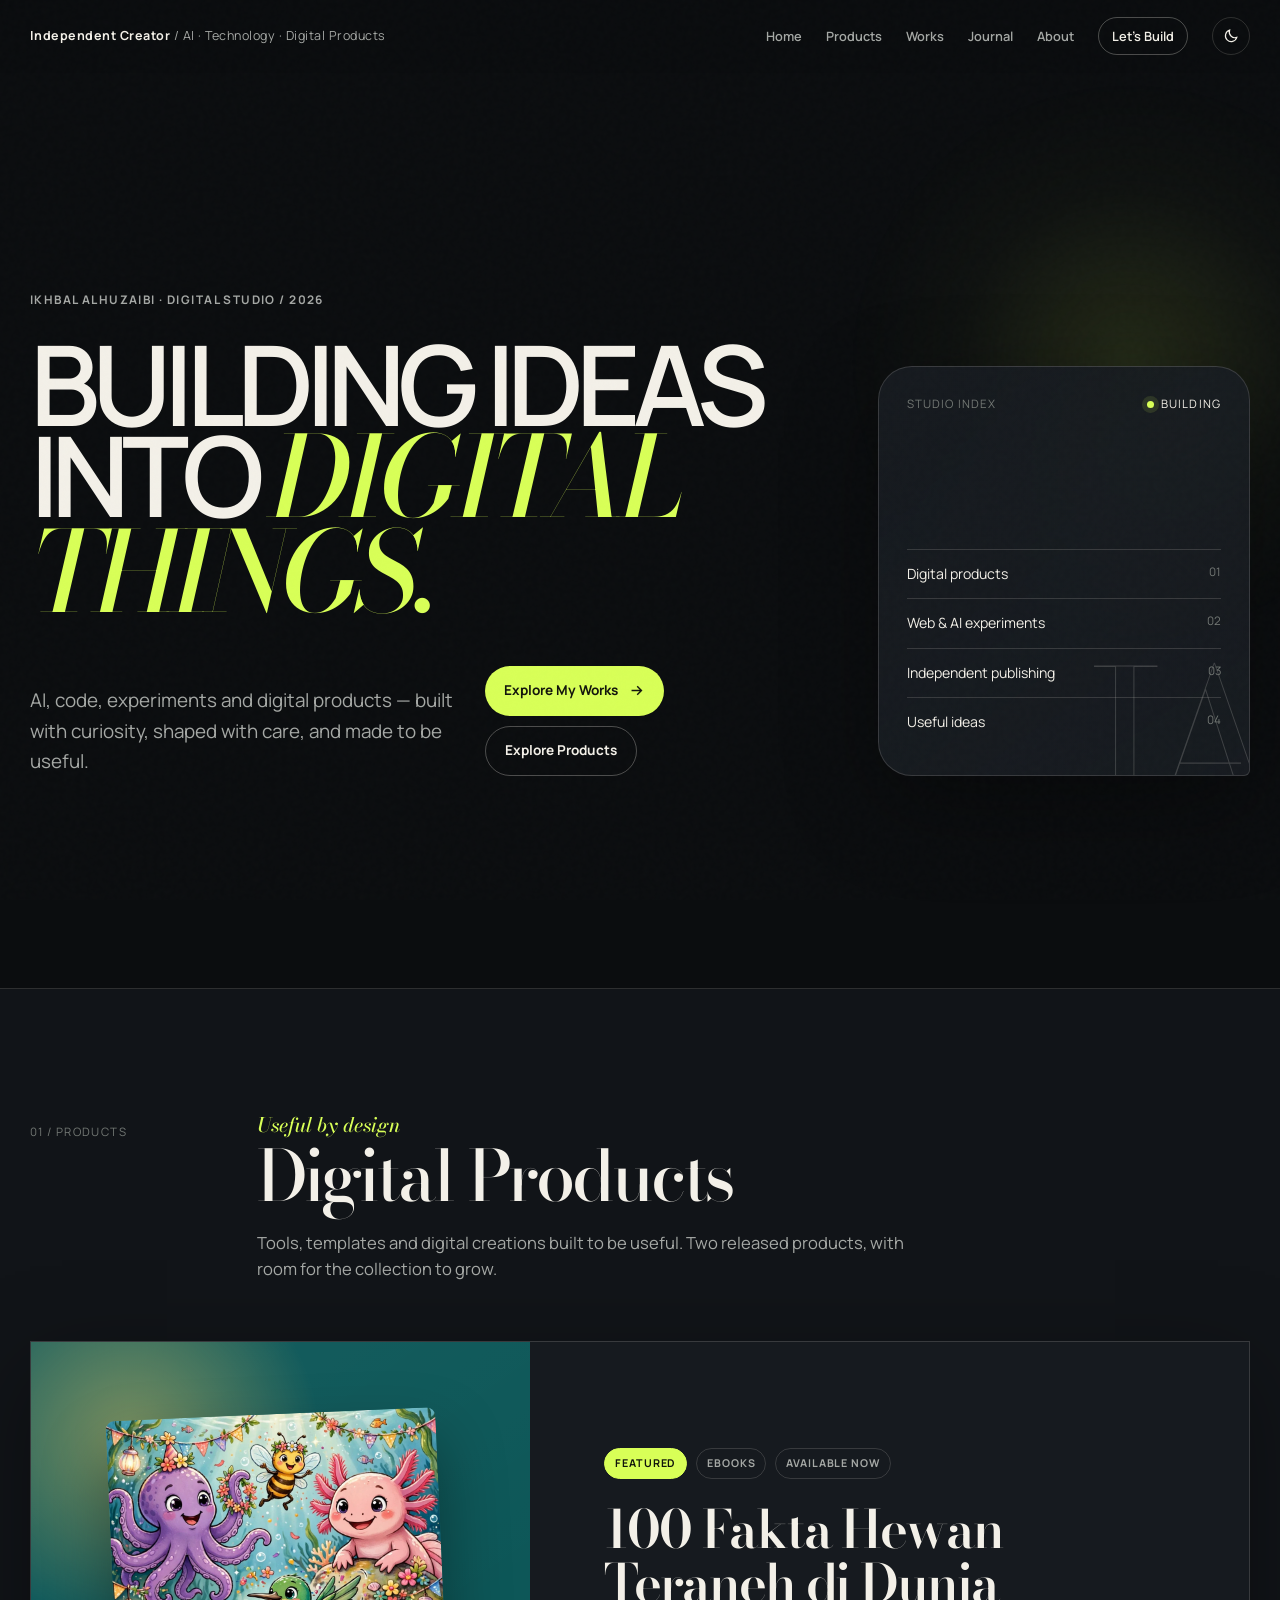
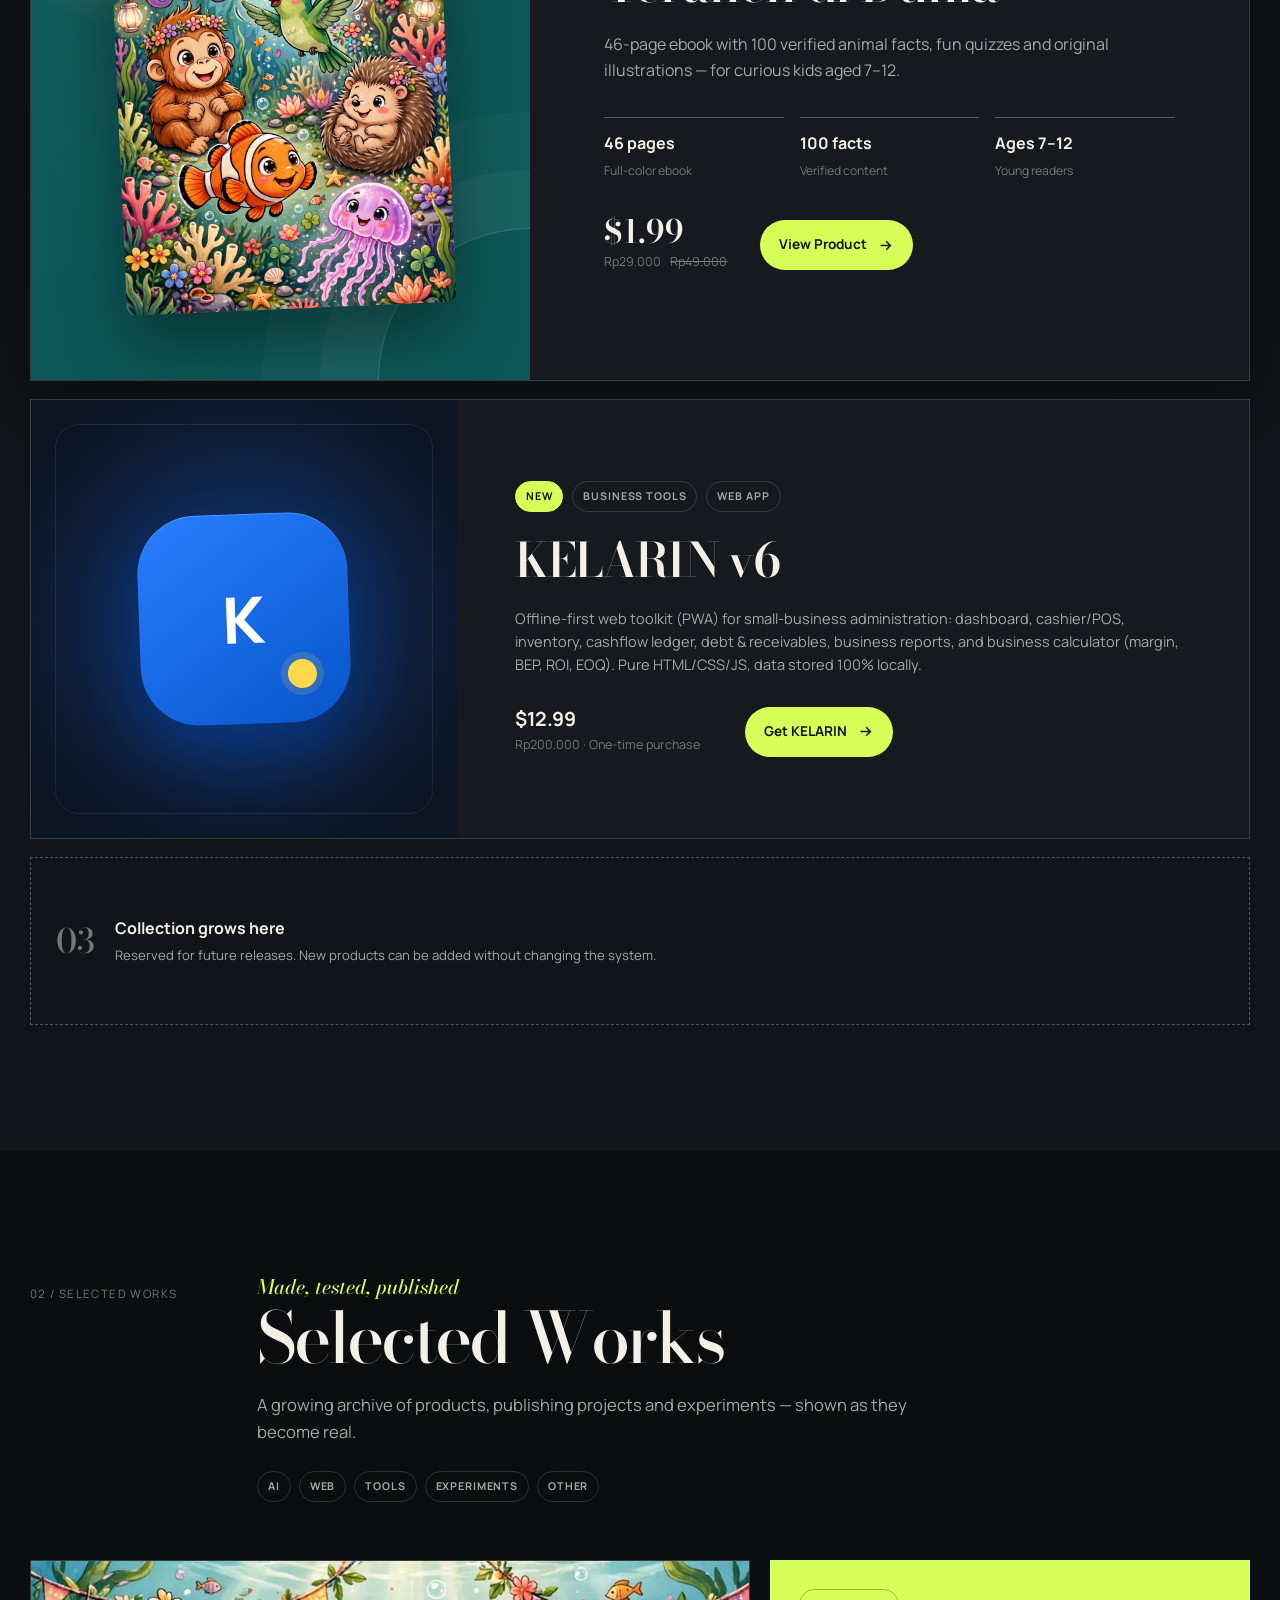
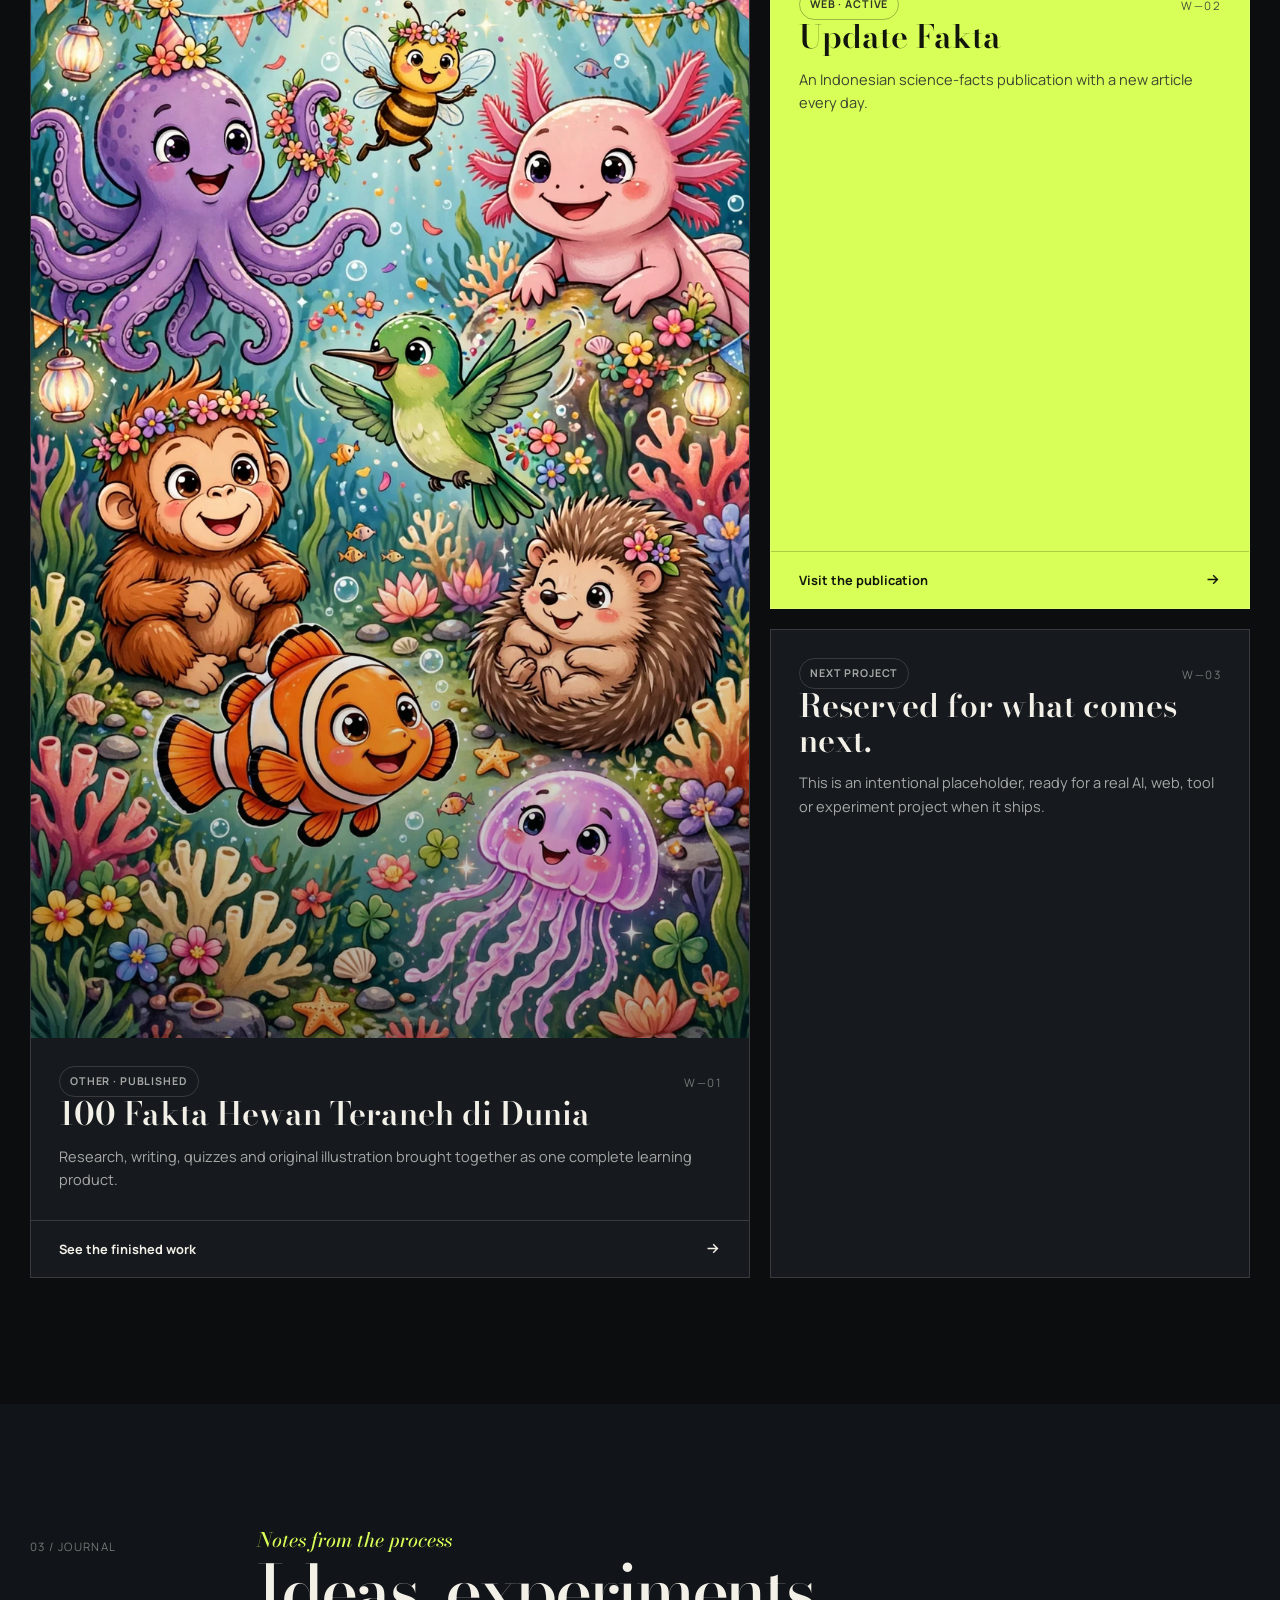
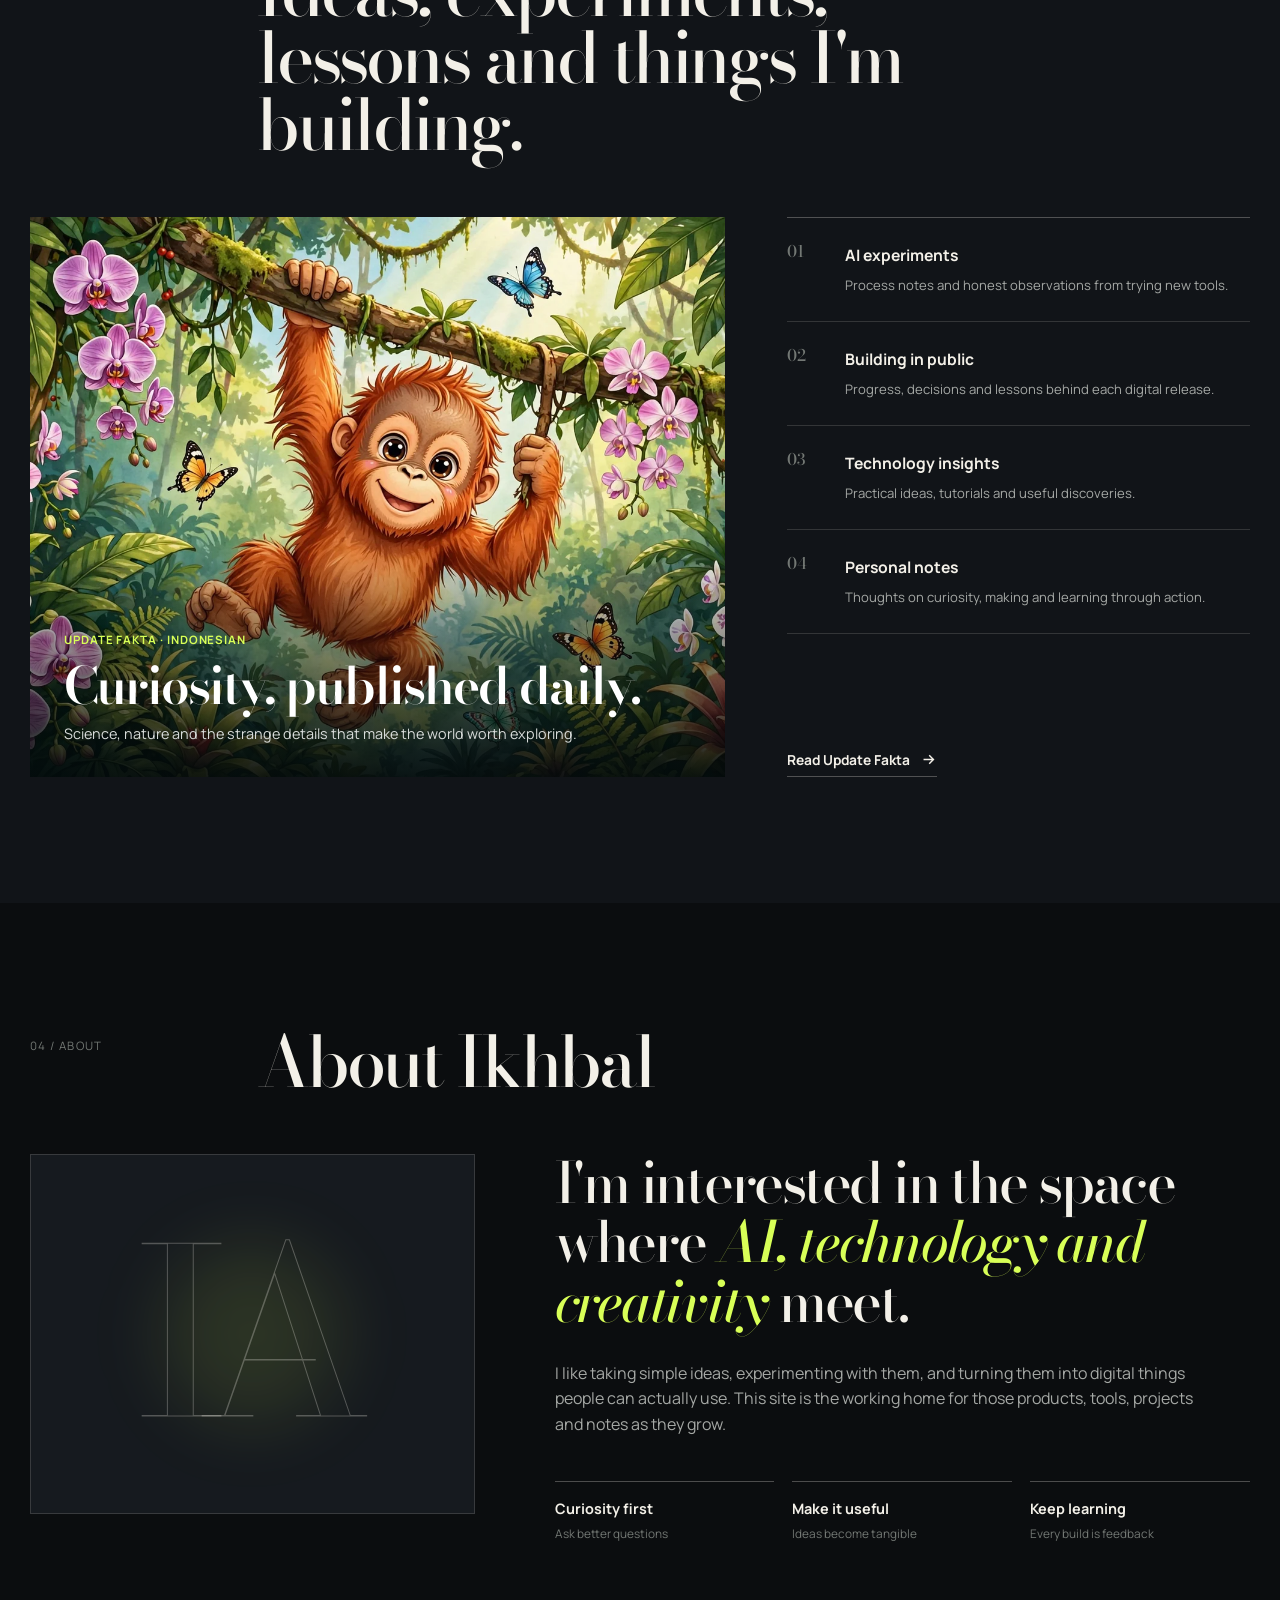
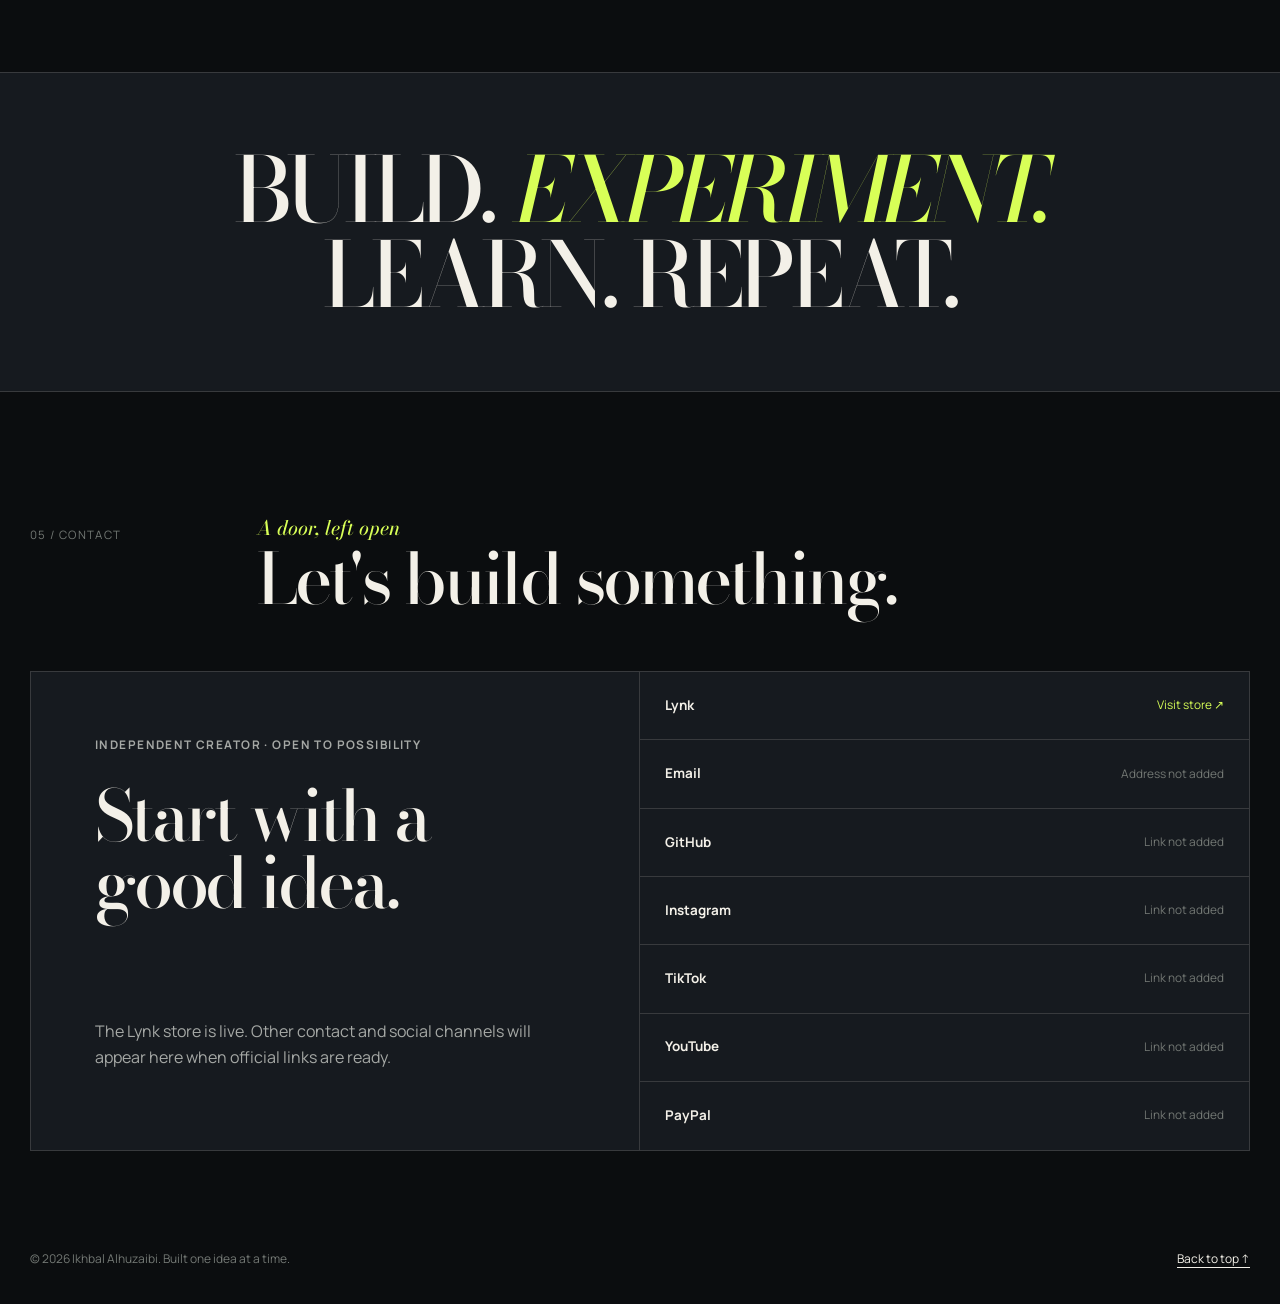
<file: index.html>
<!doctype html>
<html lang="en">
<head>
  <meta charset="utf-8" />
  <meta name="viewport" content="width=device-width, initial-scale=1, viewport-fit=cover" />
  <meta name="color-scheme" content="dark light" />
  <meta name="theme-color" content="#0b0d0f" />
  <meta name="description" content="The digital home of Ikhbal Alhuzaibi — independent creator working across AI, technology, experiments and digital products." />
  <link rel="icon" href="data:," />
  <link rel="preconnect" href="https://fonts.googleapis.com" />
  <link rel="preconnect" href="https://fonts.gstatic.com" crossorigin />
  <link href="https://fonts.googleapis.com/css2?family=Bodoni+Moda:opsz,wght@6..96,500;6..96,600&family=Manrope:wght@400;500;600;700&display=swap" rel="stylesheet" />
  <title>Ikhbal Alhuzaibi — Independent Creator</title>
  <style>
    :root {
      color-scheme: dark;
      --bg: #0b0d0f;
      --bg-raised: #111418;
      --surface: #161a1f;
      --surface-2: #1c2127;
      --ink: #f3f0e8;
      --muted: #a5a8a5;
      --faint: #737874;
      --line: rgba(243, 240, 232, .15);
      --line-strong: rgba(243, 240, 232, .28);
      --accent: #d8ff57;
      --accent-soft: rgba(216, 255, 87, .11);
      --warm: #e5c8a6;
      --shadow: 0 28px 90px rgba(0, 0, 0, .35);
      --radius-xl: 34px;
      --radius-lg: 24px;
      --radius-md: 16px;
    }
    :root[data-theme="light"] {
      color-scheme: light;
      --bg: #f3f1eb;
      --bg-raised: #ebe8e0;
      --surface: #fffdfa;
      --surface-2: #e4e2db;
      --ink: #111315;
      --muted: #555c5b;
      --faint: #777d7b;
      --line: rgba(17, 19, 21, .14);
      --line-strong: rgba(17, 19, 21, .27);
      --accent: #8cad16;
      --accent-soft: rgba(140, 173, 22, .12);
      --warm: #8d5b31;
      --shadow: 0 28px 80px rgba(32, 35, 31, .13);
    }
    * { box-sizing: border-box; }
    html { scroll-behavior: smooth; scroll-padding-top: 92px; }
    body {
      margin: 0;
      overflow-x: hidden;
      background: var(--bg);
      color: var(--ink);
      font-family: "Manrope", sans-serif;
      line-height: 1.6;
      -webkit-font-smoothing: antialiased;
      transition: background-color .25s ease, color .25s ease;
    }
    body::before {
      content: "";
      position: fixed;
      inset: 0;
      z-index: 20;
      pointer-events: none;
      opacity: .026;
      background-image: url("data:image/svg+xml,%3Csvg viewBox='0 0 180 180' xmlns='http://www.w3.org/2000/svg'%3E%3Cfilter id='n'%3E%3CfeTurbulence type='fractalNoise' baseFrequency='.9' numOctaves='3' stitchTiles='stitch'/%3E%3C/filter%3E%3Crect width='100%25' height='100%25' filter='url(%23n)' opacity='.7'/%3E%3C/svg%3E");
    }
    img { display: block; max-width: 100%; }
    a { color: inherit; }
    button, a { -webkit-tap-highlight-color: transparent; }
    button { font: inherit; }
    .shell { width: min(1220px, calc(100% - 52px)); margin-inline: auto; }
    .skip-link { position: fixed; left: 16px; top: -70px; z-index: 100; padding: 10px 15px; background: var(--accent); color: #10120d; font-weight: 700; text-decoration: none; border-radius: 10px; }
    .skip-link:focus { top: 16px; }

    .topbar {
      position: sticky;
      top: 0;
      z-index: 18;
      border-bottom: 1px solid transparent;
      background: color-mix(in srgb, var(--bg) 78%, transparent);
      backdrop-filter: blur(18px);
      -webkit-backdrop-filter: blur(18px);
      transition: border-color .2s ease;
    }
    .topbar.scrolled { border-color: var(--line); }
    .nav-inner { min-height: 72px; display: flex; align-items: center; justify-content: space-between; gap: 24px; }
    .nav-context { color: var(--muted); font-size: .78rem; letter-spacing: .04em; white-space: nowrap; }
    .nav-context strong { color: var(--ink); font-weight: 700; }
    .nav-links { display: flex; align-items: center; justify-content: flex-end; gap: 24px; }
    .nav-links a { color: var(--muted); font-size: .8rem; font-weight: 600; text-decoration: none; transition: color .18s ease; }
    .nav-links a:hover, .nav-links a:focus-visible { color: var(--ink); }
    .nav-cta { padding: 8px 13px; border: 1px solid var(--line-strong); border-radius: 999px; color: var(--ink) !important; }
    .theme-toggle { width: 38px; height: 38px; display: grid; place-items: center; padding: 0; border: 1px solid var(--line); border-radius: 50%; background: transparent; color: var(--ink); cursor: pointer; transition: border-color .18s ease, background-color .18s ease; }
    .theme-toggle:hover { border-color: var(--line-strong); background: var(--surface); }
    .theme-toggle svg { width: 16px; height: 16px; }
    .theme-toggle .sun { display: none; }
    :root[data-theme="light"] .theme-toggle .sun { display: block; }
    :root[data-theme="light"] .theme-toggle .moon { display: none; }

    .hero { position: relative; min-height: calc(100svh - 72px); display: grid; align-items: center; overflow: clip; border-bottom: 1px solid var(--line); }
    .hero::before {
      content: "";
      position: absolute;
      width: 580px;
      height: 580px;
      top: 0;
      right: -140px;
      border-radius: 50%;
      background: radial-gradient(circle, rgba(216,255,87,.12) 0%, rgba(216,255,87,.025) 42%, transparent 70%);
      filter: blur(2px);
      pointer-events: none;
    }
    .hero-grid { display: grid; grid-template-columns: minmax(0, 1.35fr) minmax(290px, .65fr); gap: 74px; align-items: end; padding-block: 92px 86px; }
    .eyebrow { margin: 0 0 28px; color: var(--muted); font-size: .74rem; font-weight: 700; letter-spacing: .12em; text-transform: uppercase; }
    .hero h1 { margin: 0; max-width: 920px; font-size: clamp(4rem, 8.7vw, 8.8rem); line-height: .82; letter-spacing: -.07em; font-weight: 600; }
    .hero h1 .serif { font-family: "Bodoni Moda", Georgia, serif; font-weight: 500; font-style: italic; color: var(--accent); letter-spacing: -.055em; }
    .hero-bottom { display: grid; grid-template-columns: minmax(220px, 460px) auto; align-items: end; gap: 30px; margin-top: 48px; }
    .hero-copy { margin: 0; color: var(--muted); font-size: clamp(1rem, 1.5vw, 1.18rem); }
    .actions { display: flex; flex-wrap: wrap; gap: 10px; }
    .btn { min-height: 50px; display: inline-flex; align-items: center; justify-content: center; gap: 10px; padding: 12px 19px; border-radius: 999px; text-decoration: none; font-size: .85rem; font-weight: 700; transition: transform .18s ease, background-color .18s ease, color .18s ease, border-color .18s ease; }
    .btn:hover { transform: translateY(-2px); }
    .btn-primary { background: var(--accent); color: #12150c; }
    .btn-secondary { border: 1px solid var(--line-strong); color: var(--ink); }
    .btn-secondary:hover { background: var(--surface); }
    .btn svg, .arrow-link svg { width: 17px; height: 17px; flex: none; transition: transform .18s ease; }
    .btn:hover svg, .arrow-link:hover svg { transform: translateX(3px); }
    .hero-index { position: relative; min-height: 410px; display: flex; flex-direction: column; justify-content: space-between; padding: 28px; border: 1px solid var(--line); border-radius: var(--radius-xl) var(--radius-xl) 6px var(--radius-xl); background: linear-gradient(145deg, var(--surface), color-mix(in srgb, var(--surface-2) 72%, transparent)); box-shadow: var(--shadow); overflow: hidden; }
    .hero-index::after { content: "IA"; position: absolute; right: -14px; bottom: -62px; font-family: "Bodoni Moda", Georgia, serif; font-size: 12rem; line-height: 1; letter-spacing: -.1em; color: transparent; -webkit-text-stroke: 1px var(--line-strong); opacity: .65; }
    .index-top { position: relative; z-index: 1; display: flex; justify-content: space-between; gap: 18px; color: var(--faint); font-size: .72rem; text-transform: uppercase; letter-spacing: .1em; }
    .status-dot { display: inline-flex; align-items: center; gap: 7px; color: var(--ink); }
    .status-dot::before { content: ""; width: 7px; height: 7px; border-radius: 50%; background: var(--accent); box-shadow: 0 0 0 5px var(--accent-soft); }
    .index-list { position: relative; z-index: 1; display: grid; gap: 0; margin-top: auto; }
    .index-list span { display: flex; justify-content: space-between; gap: 16px; padding: 13px 0; border-top: 1px solid var(--line); font-size: .88rem; }
    .index-list small { color: var(--faint); font-size: .73rem; }

    section { padding: 126px 0; }
    .section-top { display: grid; grid-template-columns: 185px minmax(0, 1fr); gap: 42px; align-items: start; margin-bottom: 58px; }
    .section-no { margin: 8px 0 0; color: var(--faint); font-size: .72rem; letter-spacing: .12em; }
    .section-heading { max-width: 780px; }
    h2 { margin: 0; font: 500 clamp(2.8rem, 5.5vw, 5.8rem)/.95 "Bodoni Moda", Georgia, serif; letter-spacing: -.045em; }
    .section-intro { max-width: 650px; margin: 20px 0 0; color: var(--muted); font-size: 1.04rem; }
    .kicker { display: block; margin-bottom: 8px; color: var(--accent); font: italic 500 1.25rem/1 "Bodoni Moda", Georgia, serif; }

    .products { background: var(--bg-raised); }
    .product-feature { display: grid; grid-template-columns: minmax(0, .82fr) minmax(0, 1.18fr); min-height: 640px; border: 1px solid var(--line); background: var(--surface); box-shadow: var(--shadow); }
    .product-visual { position: relative; display: grid; place-items: center; min-height: 580px; overflow: hidden; background: #0d5758; }
    .product-visual::before { content: ""; position: absolute; inset: 0; background: radial-gradient(circle at 20% 15%, rgba(255,211,100,.44), transparent 28%), linear-gradient(145deg, rgba(255,255,255,.04), transparent 60%); }
    .product-visual::after { content: ""; position: absolute; width: 300px; height: 300px; right: -150px; bottom: -150px; border: 1px solid rgba(255,255,255,.2); border-radius: 50%; box-shadow: 0 0 0 58px rgba(255,255,255,.035), 0 0 0 116px rgba(255,255,255,.022); }
    .product-visual img { position: relative; z-index: 1; width: min(330px, 68%); aspect-ratio: 2/3; object-fit: cover; border-radius: 9px; transform: rotate(-2.5deg); box-shadow: 0 32px 64px rgba(0,0,0,.36); transition: transform .35s ease; }
    .product-feature:hover .product-visual img { transform: rotate(0deg) translateY(-5px); }
    .product-info { display: flex; flex-direction: column; justify-content: center; padding: clamp(36px, 6vw, 74px); }
    .meta-row { display: flex; flex-wrap: wrap; align-items: center; gap: 9px; margin-bottom: 24px; }
    .tag { display: inline-flex; align-items: center; min-height: 29px; padding: 6px 10px; border: 1px solid var(--line); border-radius: 999px; color: var(--muted); font-size: .67rem; font-weight: 700; letter-spacing: .08em; text-transform: uppercase; }
    .tag-featured { background: var(--accent); border-color: var(--accent); color: #11150b; }
    .product-info h3 { max-width: 630px; margin: 0; font: 600 clamp(2.2rem, 4.1vw, 4.2rem)/1.02 "Bodoni Moda", Georgia, serif; letter-spacing: -.04em; }
    .product-info > p { max-width: 580px; margin: 22px 0 0; color: var(--muted); font-size: 1rem; }
    .product-facts { display: grid; grid-template-columns: repeat(3, 1fr); gap: 16px; margin: 34px 0; }
    .product-facts div { border-top: 1px solid var(--line-strong); padding-top: 13px; }
    .product-facts strong { display: block; font-size: 1rem; }
    .product-facts span { color: var(--faint); font-size: .76rem; }
    .buy-row { display: flex; flex-wrap: wrap; align-items: center; gap: 20px; }
    .price-block { min-width: 136px; }
    .price-block strong { display: block; font: 600 2rem/1 "Bodoni Moda", Georgia, serif; }
    .price-block span { color: var(--faint); font-size: .78rem; }
    .price-block del { margin-left: 6px; }
    .product-secondary { display: grid; grid-template-columns: minmax(260px, .7fr) minmax(0, 1.3fr); min-height: 440px; margin-top: 18px; border: 1px solid var(--line); background: var(--surface); }
    .kelarin-visual { position: relative; display: grid; place-items: center; min-height: 420px; overflow: hidden; background: #0c1525; }
    .kelarin-visual::before { content: ""; position: absolute; width: 340px; height: 340px; border-radius: 50%; background: rgba(28, 116, 255, .26); filter: blur(54px); }
    .kelarin-visual::after { content: ""; position: absolute; inset: 24px; border: 1px solid rgba(255, 255, 255, .08); border-radius: var(--radius-lg); }
    .kelarin-icon { position: relative; z-index: 1; width: clamp(150px, 18vw, 210px); aspect-ratio: 1; display: grid; place-items: center; border-radius: 28%; background: linear-gradient(145deg, #287fff, #0755ca); box-shadow: 0 28px 60px rgba(0, 72, 190, .4), inset 0 1px 0 rgba(255,255,255,.2); transform: rotate(-2deg); transition: transform .3s ease; }
    .product-secondary:hover .kelarin-icon { transform: rotate(0deg) translateY(-4px); }
    .kelarin-icon svg { width: 57%; height: 57%; overflow: visible; }
    .kelarin-dot { position: absolute; right: 16%; bottom: 16%; width: 14%; aspect-ratio: 1; border-radius: 50%; background: #ffd84d; box-shadow: 0 0 0 7px rgba(255, 216, 77, .15); }
    .product-secondary .product-info { padding: clamp(30px, 4.5vw, 58px); }
    .product-secondary .product-info h3 { font-size: clamp(2.2rem, 3.7vw, 3.7rem); }
    .product-secondary .product-info > p { max-width: 700px; font-size: .91rem; }
    .product-secondary .buy-row { margin-top: 30px; }
    .product-secondary .price-block { min-width: 210px; }
    .product-secondary .price-block strong { font: 700 1.22rem/1.2 "Manrope", sans-serif; letter-spacing: -.02em; }
    .future-row { display: grid; grid-template-columns: 1fr 1fr; gap: 18px; margin-top: 18px; }
    .future-row.single { grid-template-columns: 1fr; }
    .future-slot { min-height: 168px; display: grid; grid-template-columns: auto 1fr; gap: 20px; align-items: center; padding: 25px; border: 1px dashed var(--line-strong); color: var(--muted); }
    .future-slot .slot-no { font: 500 2.1rem/1 "Bodoni Moda", Georgia, serif; color: var(--faint); }
    .future-slot h3 { margin: 0 0 4px; color: var(--ink); font-size: 1rem; }
    .future-slot p { margin: 0; font-size: .82rem; }

    .works { overflow: hidden; }
    .works-grid { display: grid; grid-template-columns: 1.2fr .8fr; grid-template-rows: auto auto; gap: 20px; }
    .work-card { position: relative; overflow: hidden; border: 1px solid var(--line); background: var(--surface); }
    .work-card.featured { grid-row: 1 / span 2; min-height: 680px; display: flex; flex-direction: column; }
    .work-media { position: relative; overflow: hidden; min-height: 390px; background: #0c4d4d; }
    .work-media img { width: 100%; height: 100%; min-height: 390px; object-fit: cover; object-position: center; transition: transform .45s ease, filter .3s ease; }
    .work-card:hover .work-media img { transform: scale(1.025); }
    .work-media::after { content: ""; position: absolute; inset: 0; background: linear-gradient(to top, rgba(4,13,14,.34), transparent 48%); }
    .work-copy { flex: 1; padding: 28px; }
    .work-head { display: flex; justify-content: space-between; gap: 24px; align-items: start; }
    .work-copy h3 { margin: 0; font: 600 clamp(1.6rem, 2.5vw, 2.45rem)/1.08 "Bodoni Moda", Georgia, serif; }
    .work-copy p { margin: 13px 0 0; color: var(--muted); font-size: .91rem; }
    .work-card.small { min-height: 270px; display: flex; flex-direction: column; justify-content: space-between; }
    .work-card.small.blog-card { background: #d8ff57; color: #11150c; }
    .work-card.small.blog-card .tag { border-color: rgba(17,21,12,.3); color: #303724; }
    .work-card.small.blog-card p { color: #3d4430; }
    .work-link { display: inline-flex; align-items: center; justify-content: space-between; gap: 14px; width: 100%; padding: 18px 28px; border-top: 1px solid var(--line); text-decoration: none; font-size: .8rem; font-weight: 700; }
    .blog-card .work-link { border-color: rgba(17,21,12,.22); }
    .work-link svg { width: 17px; }
    .taxonomy { display: flex; flex-wrap: wrap; gap: 8px; margin-top: 26px; }

    .journal { background: var(--bg-raised); }
    .journal-layout { display: grid; grid-template-columns: minmax(0, 1.2fr) minmax(280px, .8fr); gap: 62px; align-items: stretch; }
    .journal-feature { position: relative; min-height: 560px; overflow: hidden; }
    .journal-feature img { width: 100%; height: 100%; min-height: 560px; object-fit: cover; }
    .journal-overlay { position: absolute; inset: auto 0 0; padding: 90px 34px 32px; background: linear-gradient(transparent, rgba(3,10,11,.92)); color: #fff; }
    .journal-overlay span { color: #d8ff57; font-size: .72rem; font-weight: 700; letter-spacing: .08em; text-transform: uppercase; }
    .journal-overlay h3 { max-width: 620px; margin: 8px 0 10px; font: 600 clamp(2rem, 4vw, 3.8rem)/1.02 "Bodoni Moda", Georgia, serif; letter-spacing: -.04em; }
    .journal-overlay p { max-width: 610px; margin: 0; color: #d8dcda; font-size: .9rem; }
    .journal-side { display: flex; flex-direction: column; border-top: 1px solid var(--line-strong); }
    .journal-note { display: grid; grid-template-columns: 42px 1fr; gap: 16px; padding: 25px 0; border-bottom: 1px solid var(--line); }
    .journal-note > span { color: var(--faint); font: 500 1rem/1 "Bodoni Moda", Georgia, serif; }
    .journal-note h3 { margin: 0 0 7px; font-size: .98rem; }
    .journal-note p { margin: 0; color: var(--muted); font-size: .82rem; }
    .journal-cta { margin-top: auto; padding-top: 28px; }
    .arrow-link { display: inline-flex; align-items: center; gap: 10px; color: var(--ink); font-size: .86rem; font-weight: 700; text-decoration: none; border-bottom: 1px solid var(--line-strong); padding-bottom: 5px; }

    .about { position: relative; overflow: hidden; }
    .about-layout { display: grid; grid-template-columns: .78fr 1.22fr; gap: 80px; align-items: start; }
    .about-mark { position: sticky; top: 120px; min-height: 360px; display: grid; place-items: center; border: 1px solid var(--line); background: var(--surface); overflow: hidden; }
    .about-mark span { font: 500 clamp(8rem, 18vw, 15rem)/1 "Bodoni Moda", Georgia, serif; letter-spacing: -.12em; color: transparent; -webkit-text-stroke: 1px var(--line-strong); transform: translateX(-.05em); }
    .about-mark::before { content: ""; position: absolute; width: 180px; height: 180px; border-radius: 50%; background: var(--accent-soft); filter: blur(35px); }
    .about-copy .lead { margin: 0; font: 500 clamp(2rem, 4.4vw, 4.5rem)/1.06 "Bodoni Moda", Georgia, serif; letter-spacing: -.04em; }
    .about-copy .lead em { color: var(--accent); }
    .about-copy > p:not(.lead) { max-width: 660px; color: var(--muted); font-size: 1rem; margin: 28px 0 0; }
    .about-values { display: grid; grid-template-columns: repeat(3, 1fr); gap: 18px; margin-top: 44px; }
    .about-values div { padding-top: 15px; border-top: 1px solid var(--line-strong); }
    .about-values strong { display: block; font-size: .9rem; }
    .about-values span { color: var(--faint); font-size: .74rem; }

    .philosophy { padding: 74px 0; border-block: 1px solid var(--line); background: var(--surface); }
    .philosophy-line { display: flex; flex-wrap: wrap; align-items: baseline; justify-content: center; gap: 0 .26em; margin: 0; text-align: center; font: 500 clamp(2.8rem, 7vw, 7.5rem)/.95 "Bodoni Moda", Georgia, serif; letter-spacing: -.055em; }
    .philosophy-line em { color: var(--accent); font-weight: 500; }

    .contact { padding-bottom: 74px; }
    .contact-panel { display: grid; grid-template-columns: 1fr 1fr; min-height: 480px; border: 1px solid var(--line); background: var(--surface); }
    .contact-main { display: flex; flex-direction: column; justify-content: space-between; padding: clamp(32px, 5vw, 64px); border-right: 1px solid var(--line); }
    .contact-main h2 { max-width: 620px; }
    .contact-main p { max-width: 480px; color: var(--muted); }
    .contact-links { display: grid; align-content: stretch; }
    .contact-row { min-height: 68px; display: flex; align-items: center; justify-content: space-between; gap: 18px; padding: 17px 25px; border-bottom: 1px solid var(--line); text-decoration: none; transition: background-color .18s ease; }
    .contact-row:last-child { border-bottom: 0; }
    a.contact-row:hover { background: var(--accent-soft); }
    .contact-row strong { font-size: .84rem; }
    .contact-row span { color: var(--faint); font-size: .74rem; text-align: right; }
    .contact-row.active span { color: var(--accent); }

    footer { padding: 24px 0 36px; }
    .footer-inner { display: flex; justify-content: space-between; align-items: center; gap: 24px; color: var(--faint); font-size: .75rem; }
    .footer-inner a { color: var(--ink); text-underline-offset: 4px; }

    .reveal { opacity: 1; transform: none; }
    .btn:focus-visible, .nav-links a:focus-visible, .theme-toggle:focus-visible, .work-link:focus-visible, .arrow-link:focus-visible, .contact-row:focus-visible { outline: 2px solid var(--accent); outline-offset: 4px; }

    @media (max-width: 980px) {
      .nav-context { display: none; }
      .nav-inner { justify-content: center; }
      .hero-grid { grid-template-columns: 1fr; align-items: start; gap: 48px; }
      .hero-index { min-height: 320px; }
      .hero-bottom { grid-template-columns: 1fr; align-items: start; }
      .product-feature, .product-secondary { grid-template-columns: 1fr; }
      .product-visual { min-height: 560px; }
      .kelarin-visual { min-height: 380px; }
      .works-grid { grid-template-columns: 1fr; grid-template-rows: auto; }
      .work-card.featured { grid-row: auto; min-height: auto; }
      .work-card.small { min-height: 230px; }
      .journal-layout, .about-layout { grid-template-columns: 1fr; }
      .about-mark { position: relative; top: auto; min-height: 300px; }
      .contact-panel { grid-template-columns: 1fr; }
      .contact-main { min-height: 390px; border-right: 0; border-bottom: 1px solid var(--line); }
    }
    @media (max-width: 720px) {
      .shell { width: min(100% - 28px, 1220px); }
      html { scroll-padding-top: 76px; }
      .nav-inner { min-height: 64px; justify-content: space-between; }
      .nav-links { width: 100%; justify-content: space-between; gap: 9px; }
      .nav-links a { font-size: .64rem; }
      .nav-links .nav-cta { display: none; }
      .theme-toggle { width: 32px; height: 32px; flex: none; }
      .hero { min-height: auto; }
      .hero-grid { padding-block: 66px 54px; gap: 34px; }
      .hero h1 { font-size: clamp(3.55rem, 18vw, 5.1rem); }
      .eyebrow { margin-bottom: 20px; font-size: .66rem; }
      .hero-bottom { margin-top: 34px; gap: 24px; }
      .actions { flex-direction: column; }
      .actions .btn { width: 100%; }
      .hero-index { min-height: 300px; padding: 22px; border-radius: 24px 24px 4px 24px; }
      .hero-index::after { font-size: 9rem; bottom: -44px; }
      section { padding: 86px 0; }
      .section-top { grid-template-columns: 1fr; gap: 12px; margin-bottom: 36px; }
      .section-no { margin-top: 0; }
      h2 { font-size: clamp(2.65rem, 13vw, 4rem); }
      .product-visual { min-height: 460px; }
      .product-visual img { width: min(280px, 67%); }
      .kelarin-visual { min-height: 320px; }
      .kelarin-visual::after { inset: 16px; }
      .kelarin-icon { width: 150px; border-radius: 26%; }
      .product-info { padding: 30px 22px 34px; }
      .product-facts { grid-template-columns: 1fr; gap: 10px; }
      .product-facts div { display: flex; align-items: baseline; justify-content: space-between; gap: 16px; }
      .product-facts span { text-align: right; }
      .buy-row { align-items: stretch; flex-direction: column; }
      .buy-row .btn { width: 100%; }
      .future-row { grid-template-columns: 1fr; }
      .future-slot { min-height: 136px; padding: 21px; }
      .work-media, .work-media img { min-height: 330px; }
      .work-copy { padding: 22px; }
      .work-link { padding-inline: 22px; }
      .taxonomy { margin-top: 18px; }
      .journal-layout { gap: 34px; }
      .journal-feature, .journal-feature img { min-height: 470px; }
      .journal-overlay { padding: 90px 22px 24px; }
      .about-layout { gap: 38px; }
      .about-mark { min-height: 230px; }
      .about-values { grid-template-columns: 1fr; }
      .philosophy { padding: 54px 0; }
      .contact { padding-bottom: 54px; }
      .contact-main { min-height: 350px; }
      .contact-row { padding-inline: 20px; }
      .footer-inner { align-items: flex-start; flex-direction: column; }
    }
    @media (prefers-reduced-motion: reduce) {
      html { scroll-behavior: auto; }
      *, *::before, *::after { transition-duration: .001ms !important; animation-duration: .001ms !important; animation-iteration-count: 1 !important; }
      .reveal { opacity: 1; transform: none; }
    }
  </style>
</head>
<body>
  <a class="skip-link" href="#main">Skip to content</a>
  <header class="topbar" aria-label="Primary navigation">
    <div class="shell nav-inner">
      <div class="nav-context"><strong>Independent Creator</strong> / AI · Technology · Digital Products</div>
      <nav class="nav-links" aria-label="Page sections">
        <a href="#home">Home</a>
        <a href="#products">Products</a>
        <a href="#works">Works</a>
        <a href="#journal">Journal</a>
        <a href="#about">About</a>
        <a class="nav-cta" href="#contact">Let's Build</a>
        <button class="theme-toggle" type="button" aria-label="Switch to light mode" title="Change theme">
          <svg class="moon" aria-hidden="true" viewBox="0 0 24 24" fill="none" stroke="currentColor" stroke-width="1.8"><path d="M20.7 14.1A8.5 8.5 0 0 1 9.9 3.3 8.7 8.7 0 1 0 20.7 14.1Z"/></svg>
          <svg class="sun" aria-hidden="true" viewBox="0 0 24 24" fill="none" stroke="currentColor" stroke-width="1.8"><circle cx="12" cy="12" r="3.7"/><path d="M12 2v2.2M12 19.8V22M4.93 4.93l1.56 1.56M17.51 17.51l1.56 1.56M2 12h2.2M19.8 12H22M4.93 19.07l1.56-1.56M17.51 6.49l1.56-1.56"/></svg>
        </button>
      </nav>
    </div>
  </header>

  <main id="main">
    <section class="hero" id="home" aria-labelledby="hero-title">
      <div class="shell hero-grid">
        <div>
          <p class="eyebrow">Ikhbal Alhuzaibi · Digital Studio / 2026</p>
          <h1 id="hero-title">BUILDING IDEAS INTO <span class="serif">DIGITAL THINGS.</span></h1>
          <div class="hero-bottom">
            <p class="hero-copy">AI, code, experiments and digital products — built with curiosity, shaped with care, and made to be useful.</p>
            <div class="actions">
              <a class="btn btn-primary" href="#works">Explore My Works
                <svg aria-hidden="true" viewBox="0 0 24 24" fill="none" stroke="currentColor" stroke-width="2"><path d="M5 12h14M13 6l6 6-6 6"/></svg>
              </a>
              <a class="btn btn-secondary" href="#products">Explore Products</a>
            </div>
          </div>
        </div>
        <aside class="hero-index" aria-label="Studio focus">
          <div class="index-top"><span>Studio index</span><span class="status-dot">Building</span></div>
          <div class="index-list">
            <span>Digital products <small>01</small></span>
            <span>Web &amp; AI experiments <small>02</small></span>
            <span>Independent publishing <small>03</small></span>
            <span>Useful ideas <small>04</small></span>
          </div>
        </aside>
      </div>
    </section>

    <section class="products" id="products" aria-labelledby="products-title">
      <div class="shell">
        <div class="section-top reveal">
          <p class="section-no">01 / PRODUCTS</p>
          <div class="section-heading">
            <span class="kicker">Useful by design</span>
            <h2 id="products-title">Digital Products</h2>
            <p class="section-intro">Tools, templates and digital creations built to be useful. Two released products, with room for the collection to grow.</p>
          </div>
        </div>

        <article class="product-feature reveal">
          <div class="product-visual">
            <img src="ebook-cover.webp" alt="Cover of 100 Fakta Hewan Teraneh di Dunia" width="960" height="1440" />
          </div>
          <div class="product-info">
            <div class="meta-row">
              <span class="tag tag-featured">Featured</span>
              <span class="tag">Ebook</span>
              <span class="tag">Available now</span>
            </div>
            <h3 lang="id">100 Fakta Hewan Teraneh di Dunia</h3>
            <p>A 46-page Indonesian ebook for curious readers aged 7–12, featuring 100 verified animal facts, quizzes, and original illustrations.</p>
            <div class="product-facts" aria-label="Product details">
              <div><strong>46 pages</strong><span>Full-color ebook</span></div>
              <div><strong>100 facts</strong><span>Verified content</span></div>
              <div><strong>Ages 7–12</strong><span>Young readers</span></div>
            </div>
            <div class="buy-row">
              <div class="price-block">
                <strong>$1.99</strong>
                <span>Rp29.000 <del>Rp49.000</del></span>
              </div>
              <a class="btn btn-primary" href="https://lynk.id/ikhbalalhuzaibi/r622mgxlemmx" target="_blank" rel="noopener noreferrer">View Product
                <svg aria-hidden="true" viewBox="0 0 24 24" fill="none" stroke="currentColor" stroke-width="2"><path d="M5 12h14M13 6l6 6-6 6"/></svg>
              </a>
            </div>
          </div>
        </article>

        <article class="product-secondary reveal" aria-labelledby="kelarin-title">
          <div class="kelarin-visual" aria-hidden="true">
            <div class="kelarin-icon">
              <svg viewBox="0 0 120 120" fill="none" xmlns="http://www.w3.org/2000/svg">
                <path d="M34 22V98" stroke="white" stroke-width="15" stroke-linecap="round"/>
                <path d="M40 63L82 24" stroke="white" stroke-width="15" stroke-linecap="round"/>
                <path d="M55 50L87 94" stroke="white" stroke-width="15" stroke-linecap="round"/>
              </svg>
              <span class="kelarin-dot"></span>
            </div>
          </div>
          <div class="product-info">
            <div class="meta-row">
              <span class="tag tag-featured">New</span>
              <span class="tag">Business Tools</span>
              <span class="tag">Web App</span>
            </div>
            <h3 id="kelarin-title">KELARIN v6</h3>
            <p>Offline-first web toolkit (PWA) for small-business administration. Dashboard with revenue &amp; profit summaries, product &amp; stock management, cashier/POS with cart and printable receipts, cashflow ledger, debt &amp; receivables tracking, business performance reports, and a business calculator (margin vs markup, BEP, ROI, EOQ). Built with pure HTML/CSS/JS — no frameworks, no backend; 100% of data stored locally on the device, installable on phone and laptop like a native app.</p>
            <div class="buy-row">
              <div class="price-block">
                <strong>Rp100.000 – Rp300.000</strong>
                <span>One-time purchase · no subscription</span>
              </div>
              <a class="btn btn-primary" href="https://lynk.id/ikhbalalhuzaibi" target="_blank" rel="noopener noreferrer">Get KELARIN
                <svg aria-hidden="true" viewBox="0 0 24 24" fill="none" stroke="currentColor" stroke-width="2"><path d="M5 12h14M13 6l6 6-6 6"/></svg>
              </a>
            </div>
          </div>
        </article>

        <div class="future-row single reveal" aria-label="Reserved space for future products">
          <div class="future-slot">
            <span class="slot-no">03</span>
            <div><h3>Collection grows here</h3><p>Reserved for future releases. New products can be added without changing the system.</p></div>
          </div>
        </div>
      </div>
    </section>

    <section class="works" id="works" aria-labelledby="works-title">
      <div class="shell">
        <div class="section-top reveal">
          <p class="section-no">02 / SELECTED WORKS</p>
          <div class="section-heading">
            <span class="kicker">Made, tested, published</span>
            <h2 id="works-title">Selected Works</h2>
            <p class="section-intro">A growing archive of products, publishing projects and experiments — shown as they become real.</p>
            <div class="taxonomy" aria-label="Future work categories">
              <span class="tag">AI</span><span class="tag">Web</span><span class="tag">Tools</span><span class="tag">Experiments</span><span class="tag">Other</span>
            </div>
          </div>
        </div>

        <div class="works-grid">
          <article class="work-card featured reveal">
            <div class="work-media"><img src="ebook-cover.webp" alt="Illustrated cover of the ebook 100 Fakta Hewan Teraneh di Dunia" width="960" height="1440" loading="lazy" /></div>
            <div class="work-copy">
              <div class="work-head"><span class="tag">Other · Published</span><span class="section-no">W—01</span></div>
              <h3 lang="id">100 Fakta Hewan Teraneh di Dunia</h3>
              <p>Research, writing, quizzes and original illustration brought together as one complete learning product.</p>
            </div>
            <a class="work-link" href="https://lynk.id/ikhbalalhuzaibi/r622mgxlemmx" target="_blank" rel="noopener noreferrer">See the finished work
              <svg aria-hidden="true" viewBox="0 0 24 24" fill="none" stroke="currentColor" stroke-width="2"><path d="M5 12h14M13 6l6 6-6 6"/></svg>
            </a>
          </article>

          <article class="work-card small blog-card reveal">
            <div class="work-copy">
              <div class="work-head"><span class="tag">Web · Active</span><span class="section-no" style="color:#4a513b">W—02</span></div>
              <h3>Update Fakta</h3>
              <p>An Indonesian science-facts publication with a new article every day.</p>
            </div>
            <a class="work-link" href="https://updatefaktazf.blogspot.com/" target="_blank" rel="noopener noreferrer">Visit the publication
              <svg aria-hidden="true" viewBox="0 0 24 24" fill="none" stroke="currentColor" stroke-width="2"><path d="M5 12h14M13 6l6 6-6 6"/></svg>
            </a>
          </article>

          <article class="work-card small reveal" aria-label="Future project space">
            <div class="work-copy">
              <div class="work-head"><span class="tag">Next project</span><span class="section-no">W—03</span></div>
              <h3>Reserved for what comes next.</h3>
              <p>This is an intentional placeholder, ready for a real AI, web, tool or experiment project when it ships.</p>
            </div>
          </article>
        </div>
      </div>
    </section>

    <section class="journal" id="journal" aria-labelledby="journal-title">
      <div class="shell">
        <div class="section-top reveal">
          <p class="section-no">03 / JOURNAL</p>
          <div class="section-heading">
            <span class="kicker">Notes from the process</span>
            <h2 id="journal-title">Ideas, experiments, lessons and things I'm building.</h2>
          </div>
        </div>

        <div class="journal-layout">
          <article class="journal-feature reveal">
            <img src="journal-orangutan.webp" alt="Illustration of a young orangutan in a tropical rainforest" width="1400" height="933" loading="lazy" />
            <div class="journal-overlay">
              <span>Update Fakta · Indonesian</span>
              <h3>Curiosity, published daily.</h3>
              <p>Science, nature and the strange details that make the world worth exploring.</p>
            </div>
          </article>
          <div class="journal-side reveal">
            <article class="journal-note"><span>01</span><div><h3>AI experiments</h3><p>Process notes and honest observations from trying new tools.</p></div></article>
            <article class="journal-note"><span>02</span><div><h3>Building in public</h3><p>Progress, decisions and lessons behind each digital release.</p></div></article>
            <article class="journal-note"><span>03</span><div><h3>Technology insights</h3><p>Practical ideas, tutorials and useful discoveries.</p></div></article>
            <article class="journal-note"><span>04</span><div><h3>Personal notes</h3><p>Thoughts on curiosity, making and learning through action.</p></div></article>
            <div class="journal-cta">
              <a class="arrow-link" href="https://updatefaktazf.blogspot.com/" target="_blank" rel="noopener noreferrer">Read Update Fakta
                <svg aria-hidden="true" viewBox="0 0 24 24" fill="none" stroke="currentColor" stroke-width="2"><path d="M5 12h14M13 6l6 6-6 6"/></svg>
              </a>
            </div>
          </div>
        </div>
      </div>
    </section>

    <section class="about" id="about" aria-labelledby="about-title">
      <div class="shell">
        <div class="section-top reveal">
          <p class="section-no">04 / ABOUT</p>
          <div class="section-heading"><h2 id="about-title">About Ikhbal</h2></div>
        </div>
        <div class="about-layout">
          <div class="about-mark reveal" aria-hidden="true"><span>IA</span></div>
          <div class="about-copy reveal">
            <p class="lead">I'm interested in the space where <em>AI, technology and creativity</em> meet.</p>
            <p>I like taking simple ideas, experimenting with them, and turning them into digital things people can actually use. This site is the working home for those products, tools, projects and notes as they grow.</p>
            <div class="about-values">
              <div><strong>Curiosity first</strong><span>Ask better questions</span></div>
              <div><strong>Make it useful</strong><span>Ideas become tangible</span></div>
              <div><strong>Keep learning</strong><span>Every build is feedback</span></div>
            </div>
          </div>
        </div>
      </div>
    </section>

    <section class="philosophy" aria-label="Creator philosophy">
      <div class="shell"><p class="philosophy-line">BUILD. <em>EXPERIMENT.</em> LEARN. REPEAT.</p></div>
    </section>

    <section class="contact" id="contact" aria-labelledby="contact-title">
      <div class="shell">
        <div class="section-top reveal">
          <p class="section-no">05 / CONTACT</p>
          <div class="section-heading"><span class="kicker">A door, left open</span><h2 id="contact-title">Let's build something.</h2></div>
        </div>
        <div class="contact-panel reveal">
          <div class="contact-main">
            <div>
              <p class="eyebrow">Independent creator · open to possibility</p>
              <h2>Start with a good idea.</h2>
            </div>
            <p>The Lynk store is live. Other contact and social channels will appear here when official links are ready.</p>
          </div>
          <div class="contact-links" aria-label="Contact channels">
            <a class="contact-row active" href="https://lynk.id/ikhbalalhuzaibi" target="_blank" rel="noopener noreferrer"><strong>Lynk</strong><span>Visit store ↗</span></a>
            <div class="contact-row"><strong>Email</strong><span>Address not added</span></div>
            <div class="contact-row"><strong>GitHub</strong><span>Link not added</span></div>
            <div class="contact-row"><strong>Instagram</strong><span>Link not added</span></div>
            <div class="contact-row"><strong>TikTok</strong><span>Link not added</span></div>
            <div class="contact-row"><strong>YouTube</strong><span>Link not added</span></div>
            <div class="contact-row"><strong>PayPal</strong><span>Link not added</span></div>
          </div>
        </div>
      </div>
    </section>
  </main>

  <footer>
    <div class="shell footer-inner">
      <span>© 2026 Ikhbal Alhuzaibi. Built one idea at a time.</span>
      <a href="#home">Back to top ↑</a>
    </div>
  </footer>

  <script>
    (function () {
      var root = document.documentElement;
      var toggle = document.querySelector('.theme-toggle');
      var topbar = document.querySelector('.topbar');

      toggle.addEventListener('click', function () {
        var isLight = root.getAttribute('data-theme') === 'light';
        if (isLight) {
          root.removeAttribute('data-theme');
          toggle.setAttribute('aria-label', 'Switch to light mode');
          document.querySelector('meta[name="theme-color"]').setAttribute('content', '#0b0d0f');
        } else {
          root.setAttribute('data-theme', 'light');
          toggle.setAttribute('aria-label', 'Switch to dark mode');
          document.querySelector('meta[name="theme-color"]').setAttribute('content', '#f3f1eb');
        }
      });

      function updateTopbar() {
        topbar.classList.toggle('scrolled', window.scrollY > 12);
      }
      updateTopbar();
      window.addEventListener('scroll', updateTopbar, { passive: true });

      var revealItems = document.querySelectorAll('.reveal');
      if ('IntersectionObserver' in window && !window.matchMedia('(prefers-reduced-motion: reduce)').matches) {
        var observer = new IntersectionObserver(function (entries) {
          entries.forEach(function (entry) {
            if (entry.isIntersecting) {
              entry.target.classList.add('visible');
              observer.unobserve(entry.target);
            }
          });
        }, { threshold: .08, rootMargin: '0px 0px -30px' });
        revealItems.forEach(function (item) { observer.observe(item); });
      } else {
        revealItems.forEach(function (item) { item.classList.add('visible'); });
      }
    }());
  </script>

  <script>
    /* Dynamic products: renders the Digital Products section from products.json.
       If products.json cannot be loaded, the static cards already in the HTML
       remain visible as the built-in fallback. */
    (function () {
      var ARROW_SVG = '<svg aria-hidden="true" viewBox="0 0 24 24" fill="none" stroke="currentColor" stroke-width="2"><path d="M5 12h14M13 6l6 6-6 6"/></svg>';

      function esc(s) {
        return String(s == null ? '' : s)
          .replace(/&/g, '&amp;').replace(/</g, '&lt;')
          .replace(/>/g, '&gt;').replace(/"/g, '&quot;');
      }

      function statusLabel(s) {
        s = String(s || 'NEW').toLowerCase();
        return s.charAt(0).toUpperCase() + s.slice(1);
      }

      function visualBlock(p, featured) {
        if (p.image) {
          return '<div class="product-visual"><img src="' + esc(p.image) + '" alt="' +
            esc(p.alt || ('Cover of ' + p.name)) + '" loading="lazy" /></div>';
        }
        var letter = esc(String(p.name || '?').trim().charAt(0).toUpperCase());
        return '<div class="kelarin-visual" aria-hidden="true"><div class="kelarin-icon">' +
          '<span style="color:#fff;font-weight:800;font-size:64px;line-height:1;font-family:inherit;">' +
          letter + '</span><span class="kelarin-dot"></span></div></div>';
      }

      function buyRow(p) {
        var cta = esc(p.cta || 'View Product');
        return '<div class="buy-row"><div class="price-block"><strong>' + esc(p.price || '') +
          '</strong>' + (p.price_note ? '<span>' + p.price_note + '</span>' : '') + '</div>' +
          '<a class="btn btn-primary" href="' + esc(p.link || '#') + '" target="_blank" rel="noopener noreferrer">' +
          cta + ARROW_SVG + '</a></div>';
      }

      function tagsRow(p, extraTag) {
        var t = '<div class="meta-row"><span class="tag tag-featured">' + esc(statusLabel(p.status)) + '</span>' +
          '<span class="tag">' + esc(p.category || '') + '</span>';
        if (extraTag) t += '<span class="tag">' + esc(extraTag) + '</span>';
        else t += '<span class="tag">Available now</span>';
        return t + '</div>';
      }

      function factsRow(facts) {
        if (!facts || !facts.length) return '';
        var cells = facts.map(function (f) {
          return '<div><strong>' + esc(f.value) + '</strong><span>' + esc(f.label) + '</span></div>';
        }).join('');
        return '<div class="product-facts" aria-label="Product details">' + cells + '</div>';
      }

      function featuredCard(p) {
        return '<article class="product-feature reveal">' + visualBlock(p, true) +
          '<div class="product-info">' + tagsRow(p, p.tag3) +
          '<h3>' + esc(p.name) + '</h3><p>' + esc(p.description) + '</p>' +
          factsRow(p.facts) + buyRow(p) + '</div></article>';
      }

      function secondaryCard(p, i) {
        var labelledby = 'product-title-' + esc(p.id || ('p' + i));
        return '<article class="product-secondary reveal" aria-labelledby="' + labelledby + '">' +
          visualBlock(p, false) + '<div class="product-info">' + tagsRow(p, p.tag3) +
          '<h3 id="' + labelledby + '">' + esc(p.name) + '</h3><p>' + esc(p.description) + '</p>' +
          buyRow(p) + '</div></article>';
      }

      function observeFresh(root) {
        var items = root.querySelectorAll('article.reveal');
        if ('IntersectionObserver' in window && !window.matchMedia('(prefers-reduced-motion: reduce)').matches) {
          var o = new IntersectionObserver(function (entries) {
            entries.forEach(function (e) {
              if (e.isIntersecting) { e.target.classList.add('visible'); o.unobserve(e.target); }
            });
          }, { threshold: .08, rootMargin: '0px 0px -30px' });
          items.forEach(function (el) { o.observe(el); });
        } else {

          items.forEach(function (el) { el.classList.add('visible'); });
        }
      }

      fetch('products.json', { cache: 'no-store' })
        .then(function (r) { if (!r.ok) throw new Error('HTTP ' + r.status); return r.json(); })
        .then(function (data) {
          var list = Array.isArray(data) ? data : (data && data.products);
          if (!list || !list.length) return; // keep static fallback cards
          var shell = document.querySelector('#products .shell');
          var top = shell && shell.querySelector('.section-top');
          if (!shell || !top) return;
          shell.querySelectorAll('article.product-feature, article.product-secondary')
            .forEach(function (el) { el.remove(); });
          var html = list.map(function (p, i) { return i === 0 ? featuredCard(p) : secondaryCard(p, i); }).join('');
          top.insertAdjacentHTML('afterend', html);
          observeFresh(shell);
        })
        .catch(function () { /* products.json unavailable: static fallback cards stay */ });
    }());
  </script>
  <script src="https://identity.netlify.com/v1/netlify-identity-widget.js"></script>
  <script>
    // Catch Netlify Identity invite/recovery tokens landing on the homepage
    // (e.g. https://ikhbal-alhuzaibi.netlify.app/#invite_token=...) and show
    // the signup/password form instead of silently ignoring them.
    (function () {
      if (!window.netlifyIdentity) return;
      window.netlifyIdentity.on('init', function (user) {
        if (!user) {
          window.netlifyIdentity.on('login', function () {
            document.location.href = '/admin.html';
          });
        }
      });
    }());
  </script>
</body>
</html>
</file>
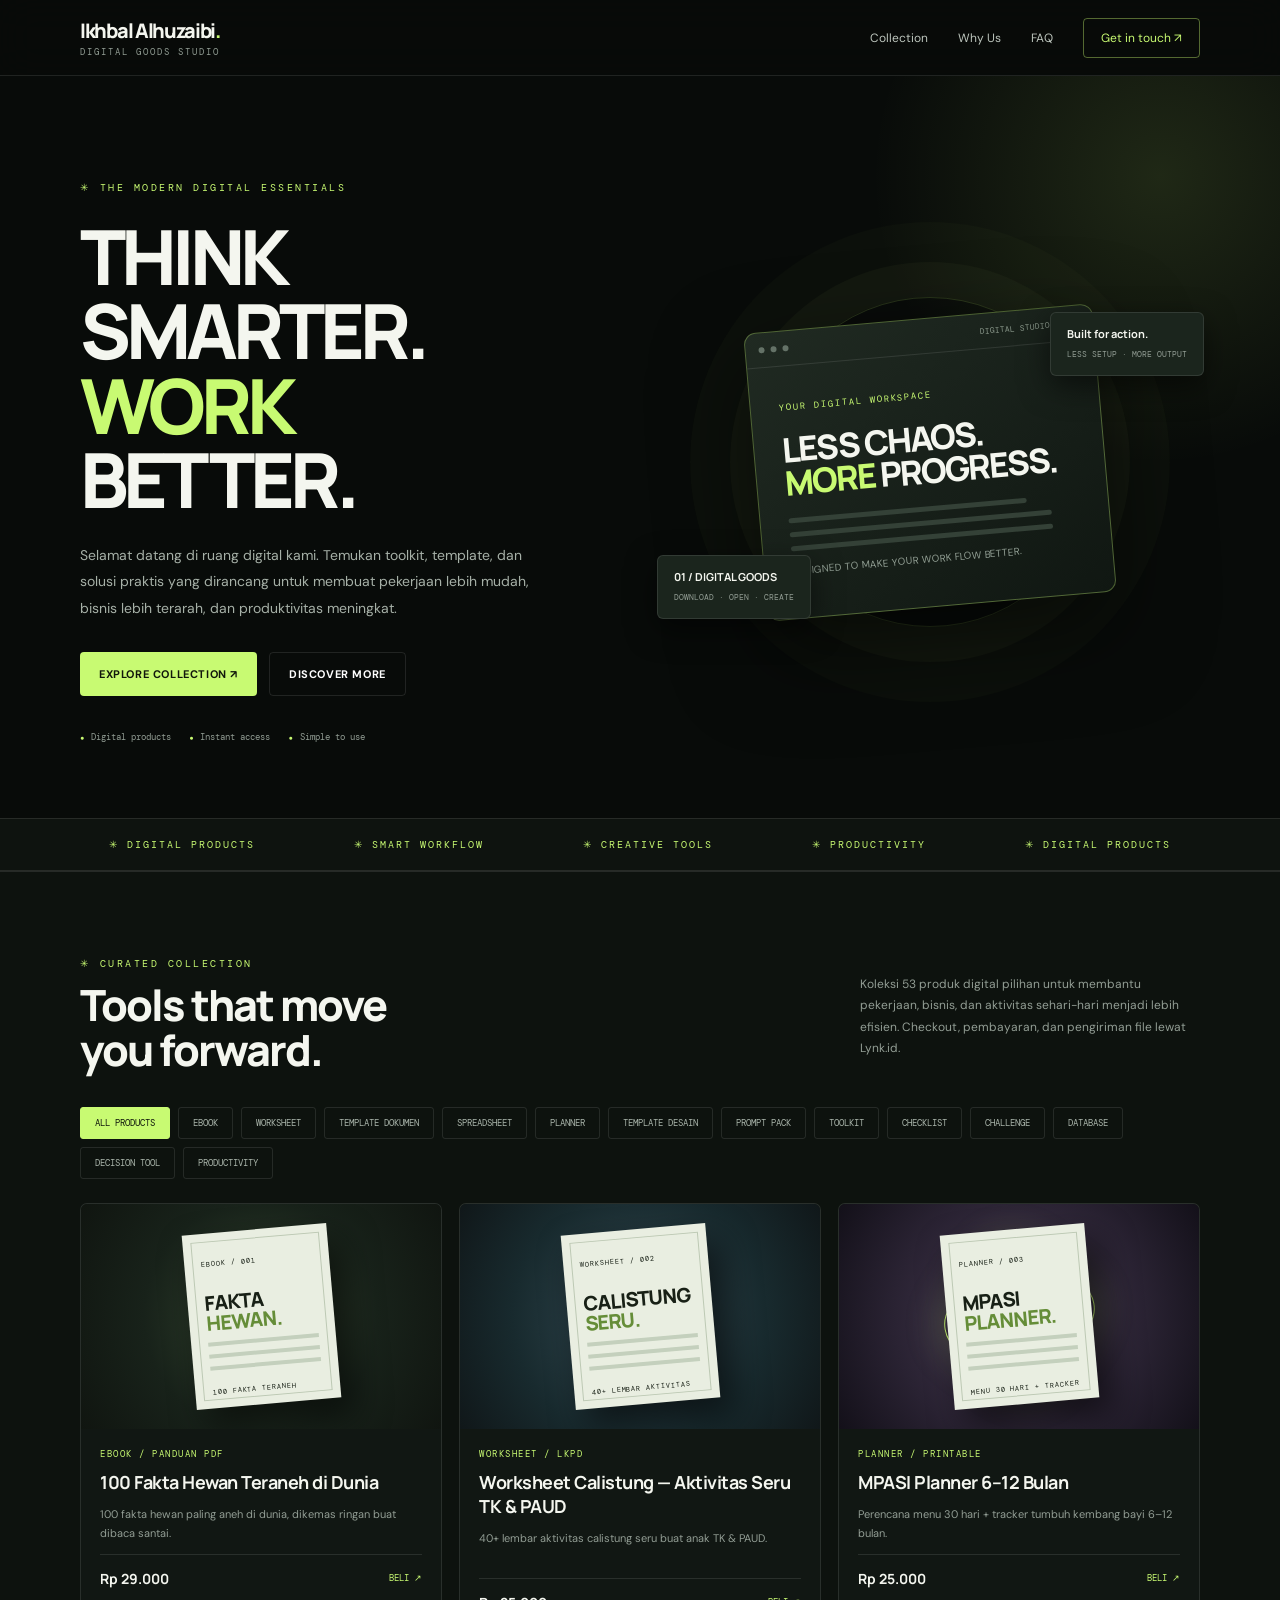
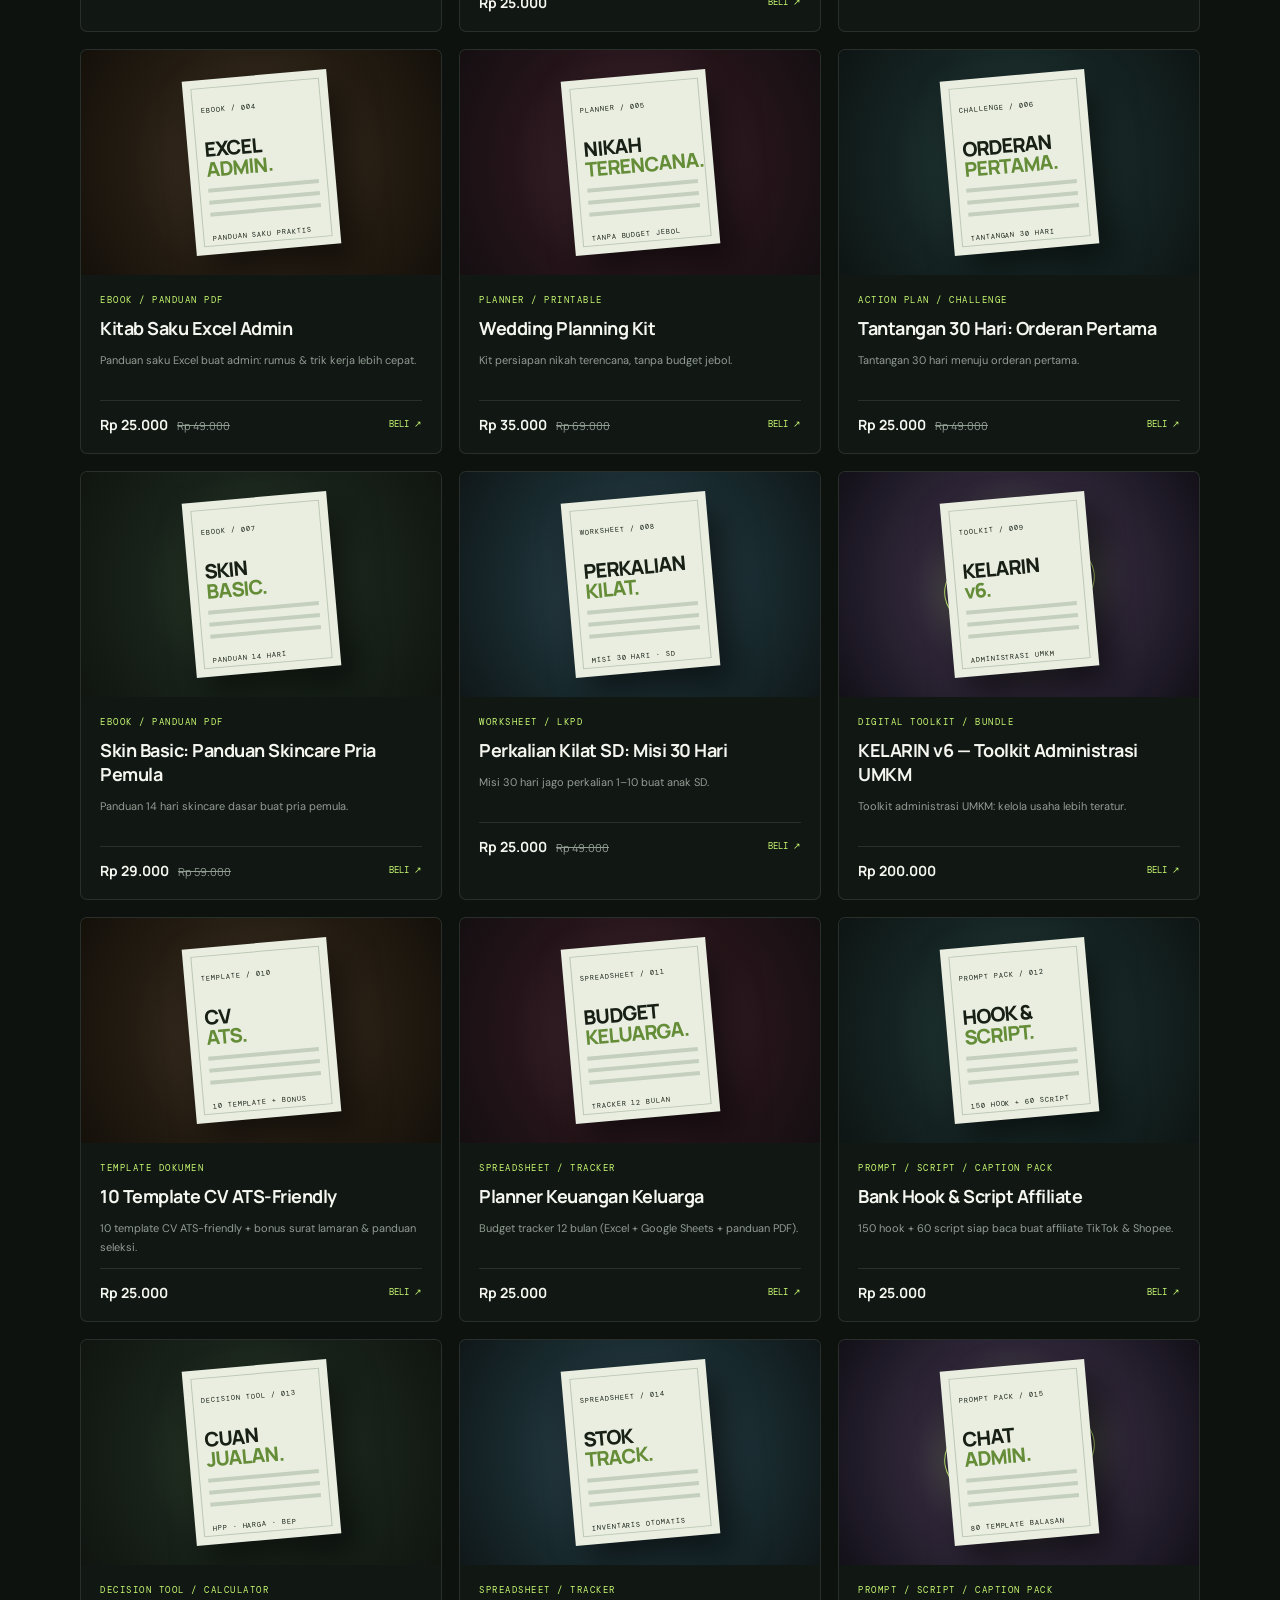
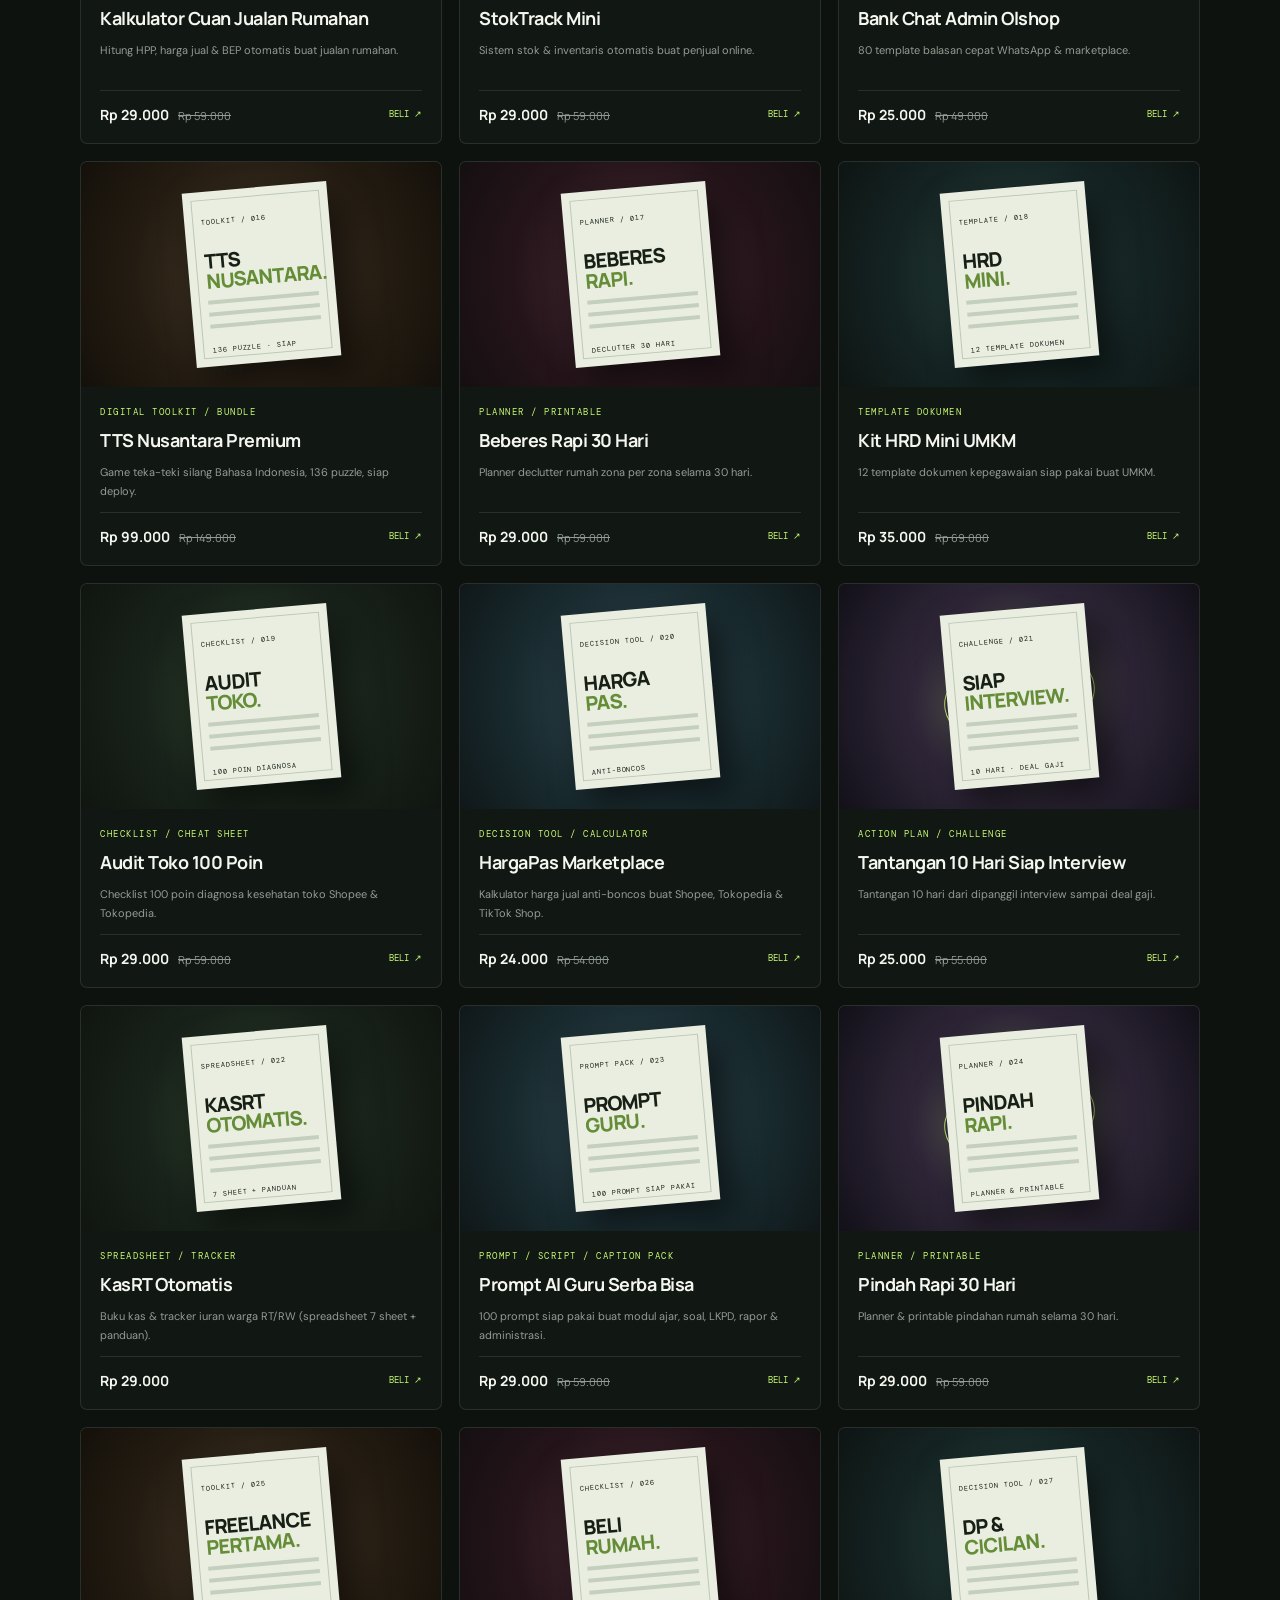
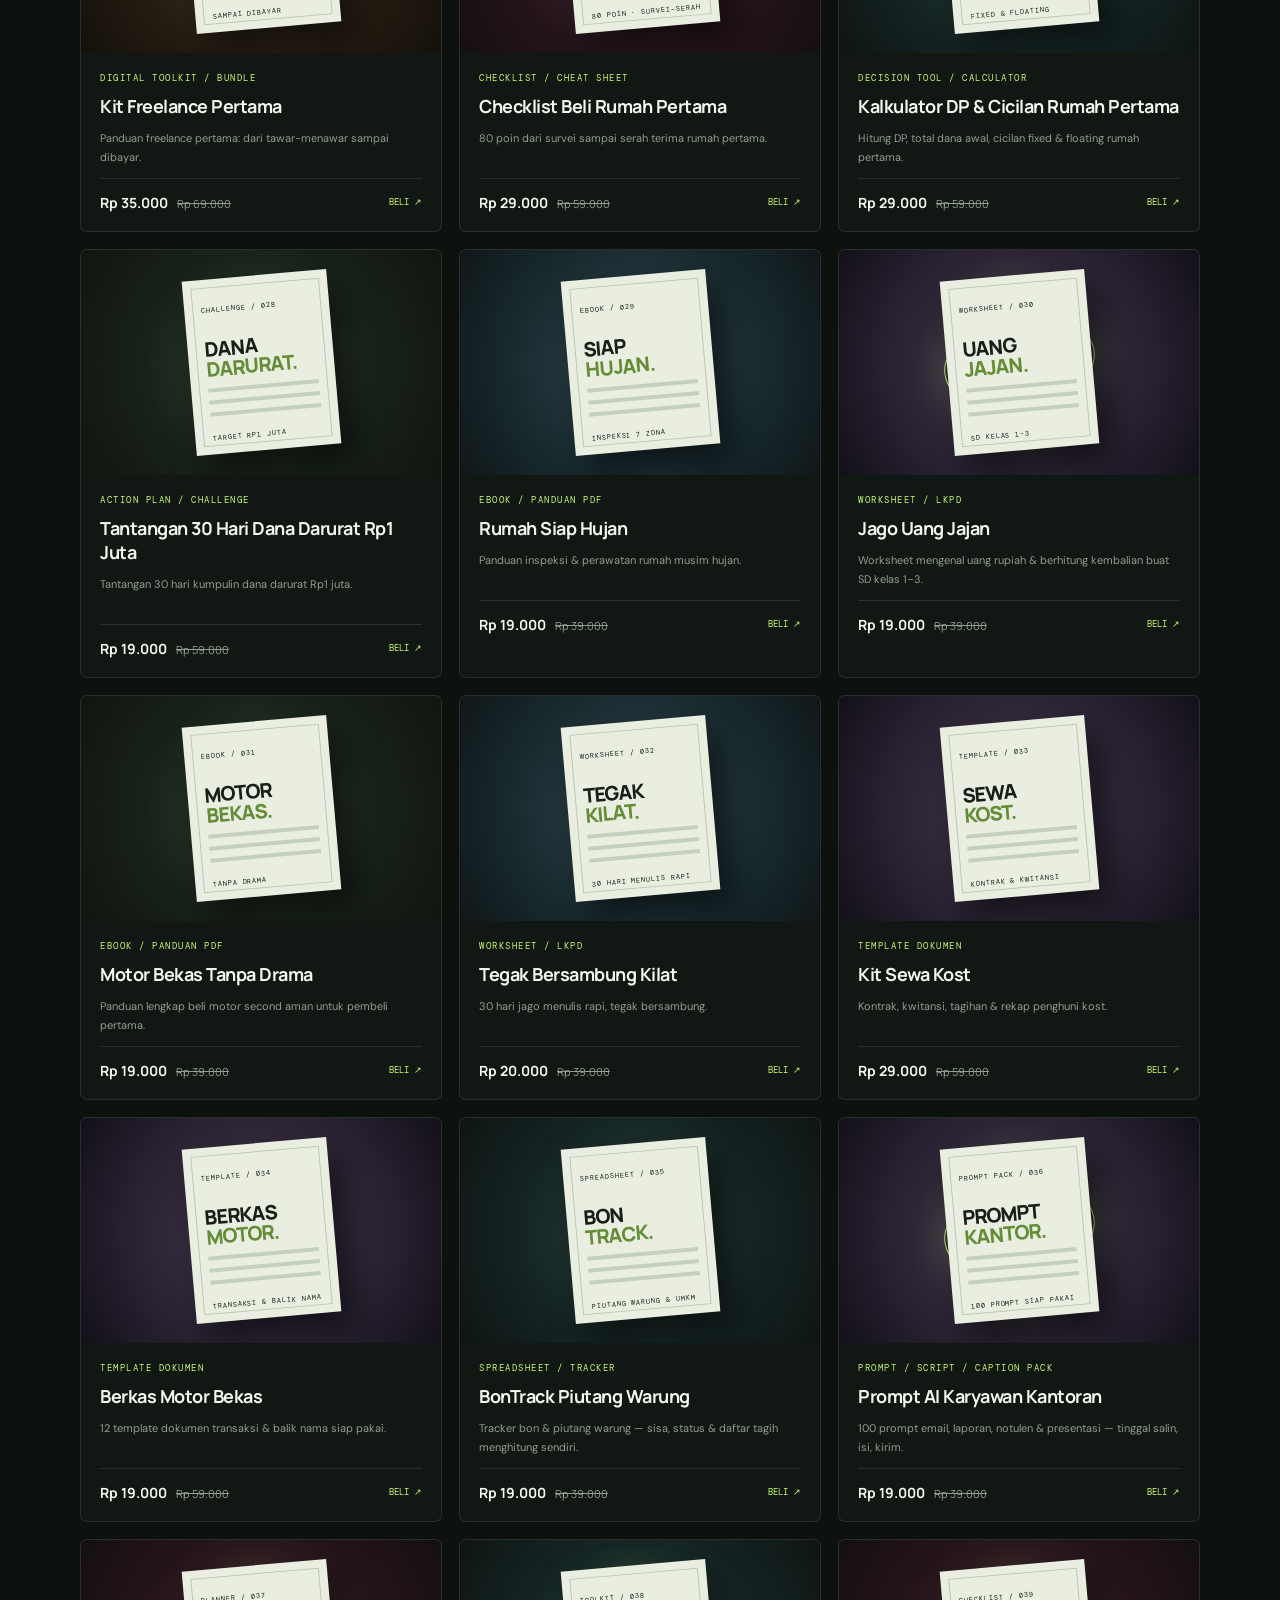
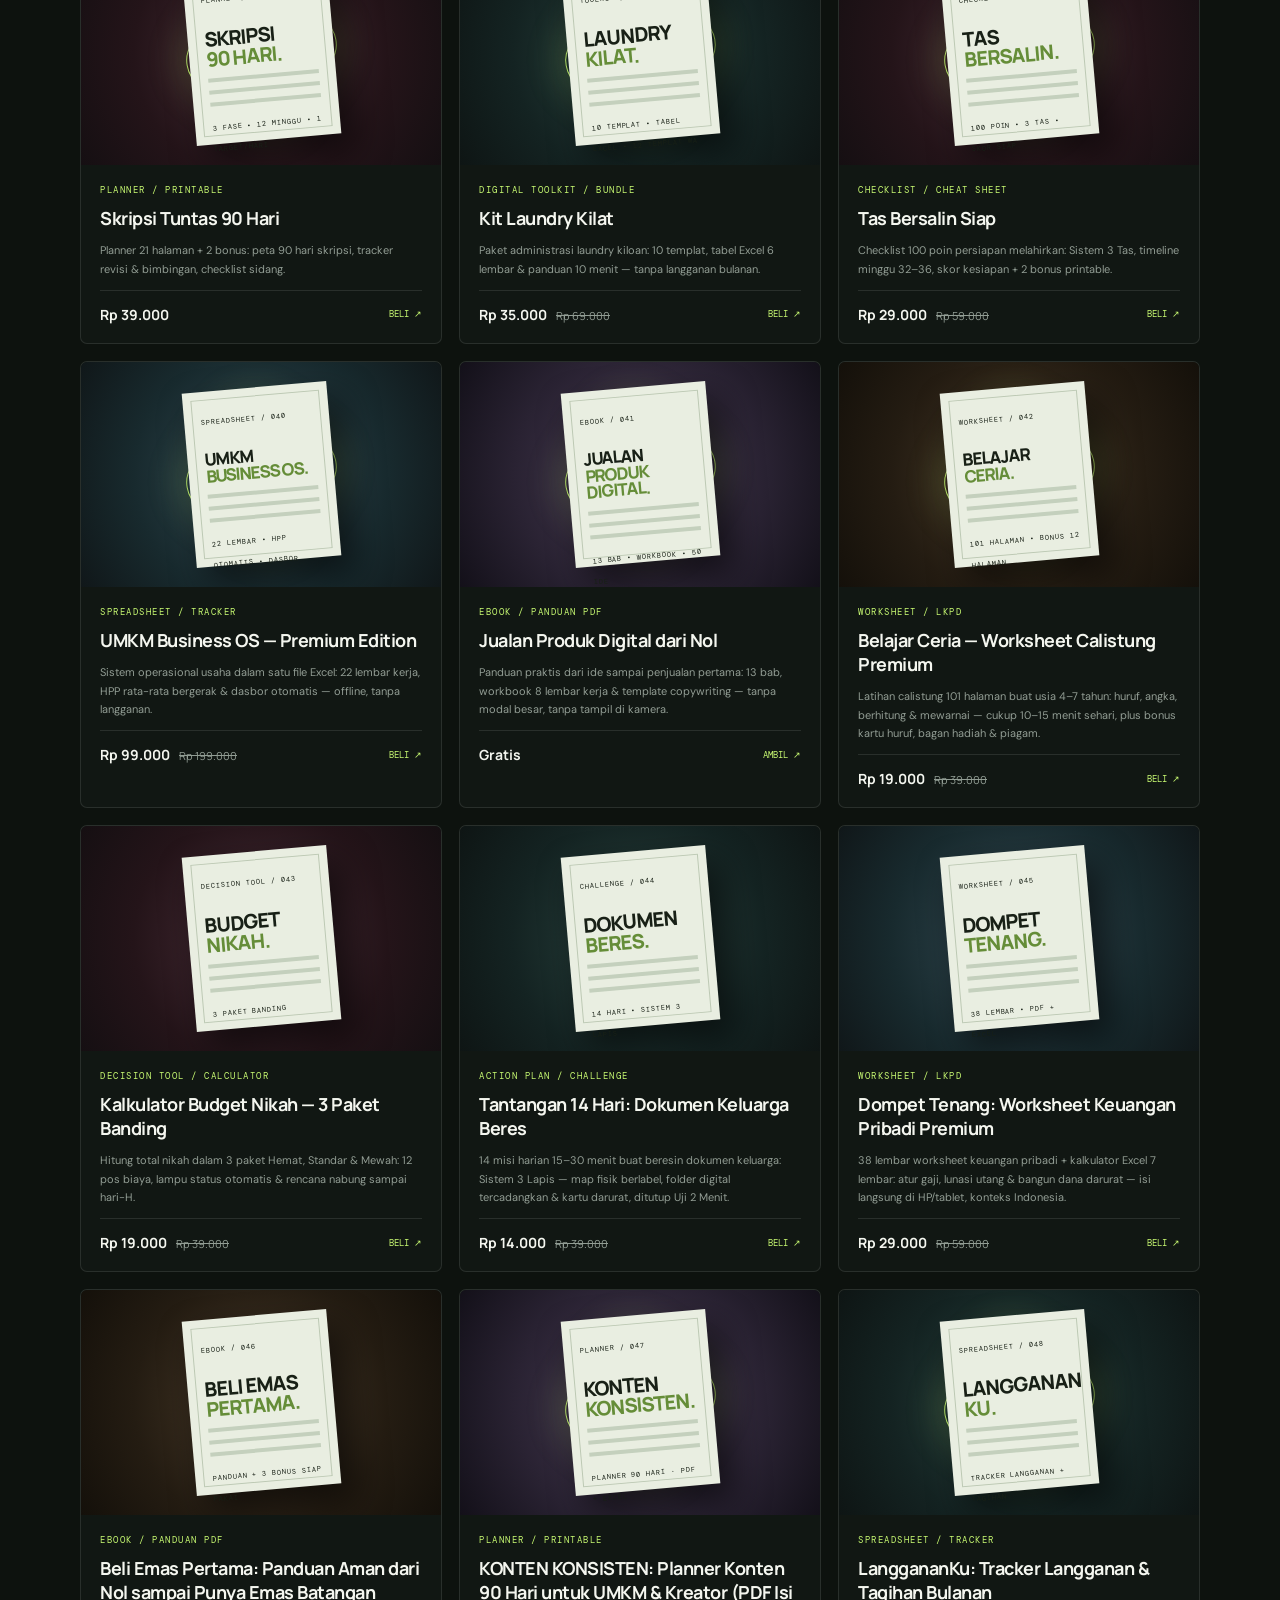
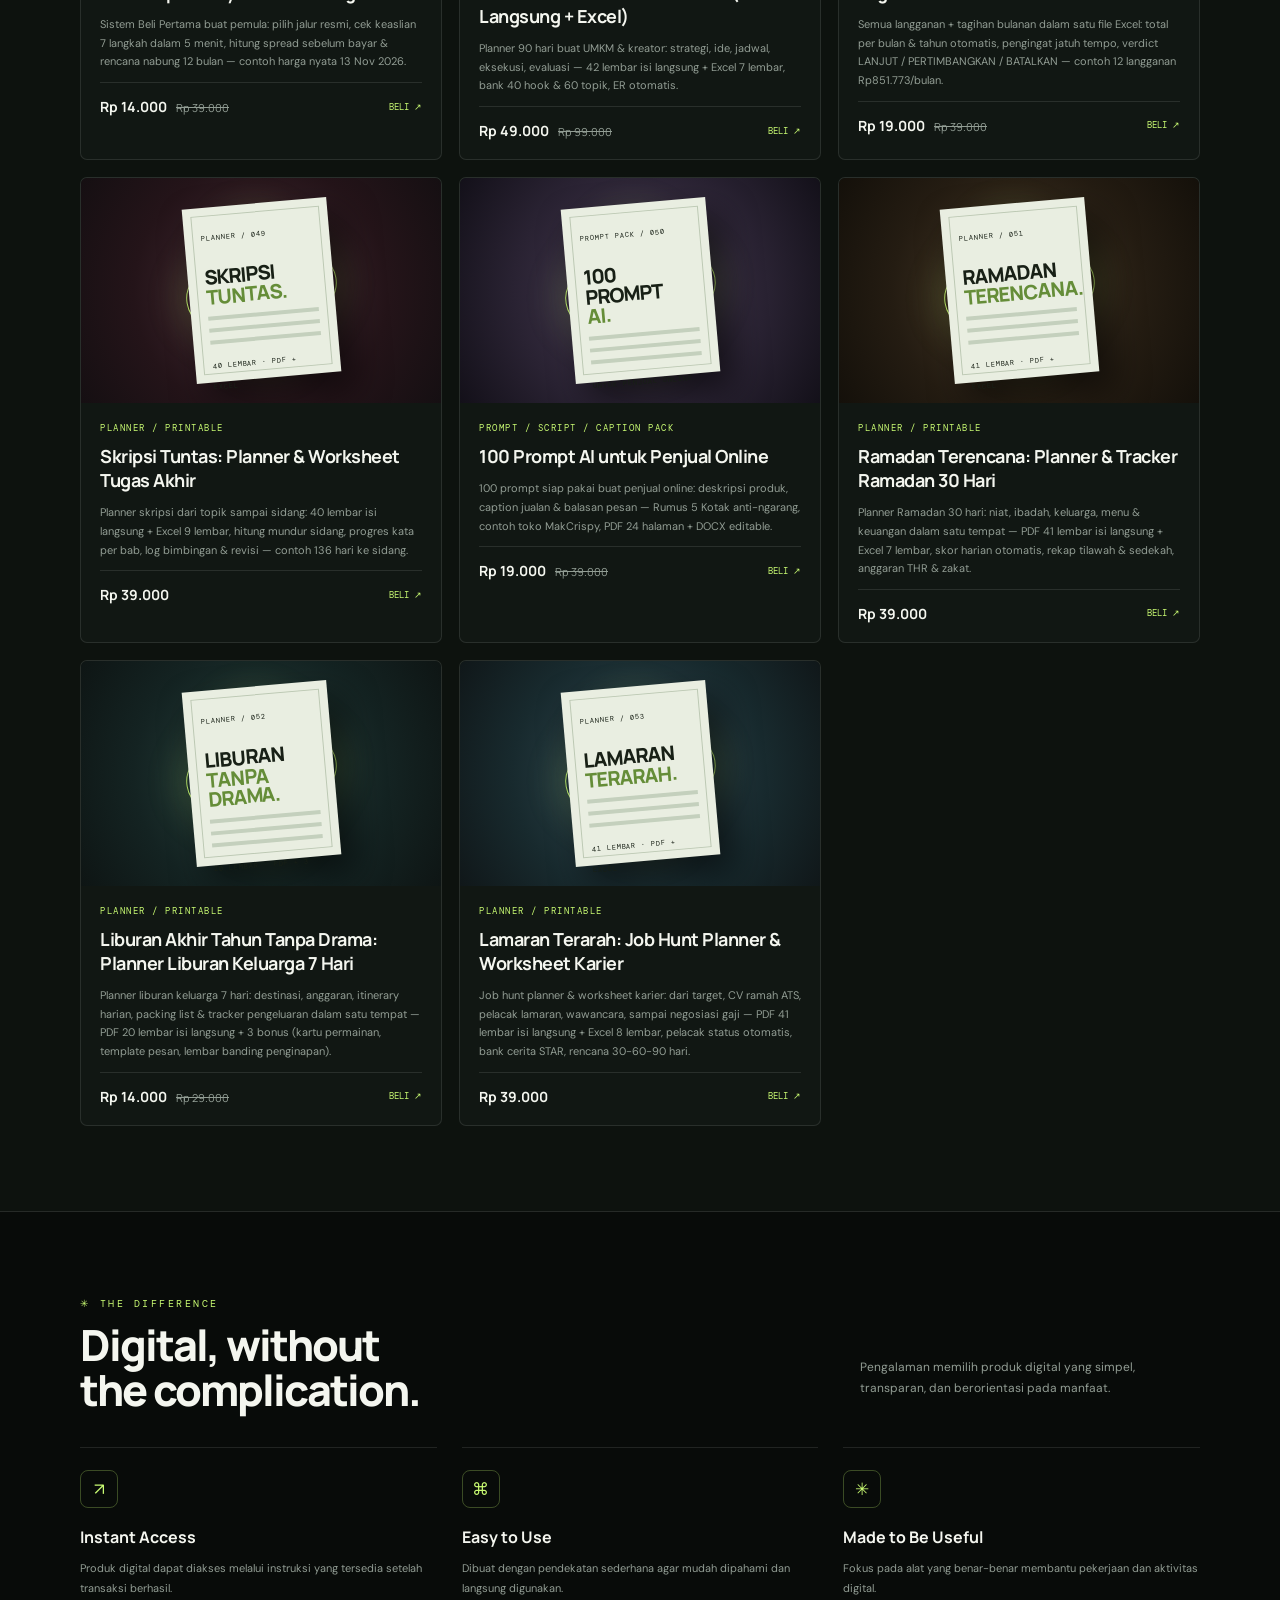
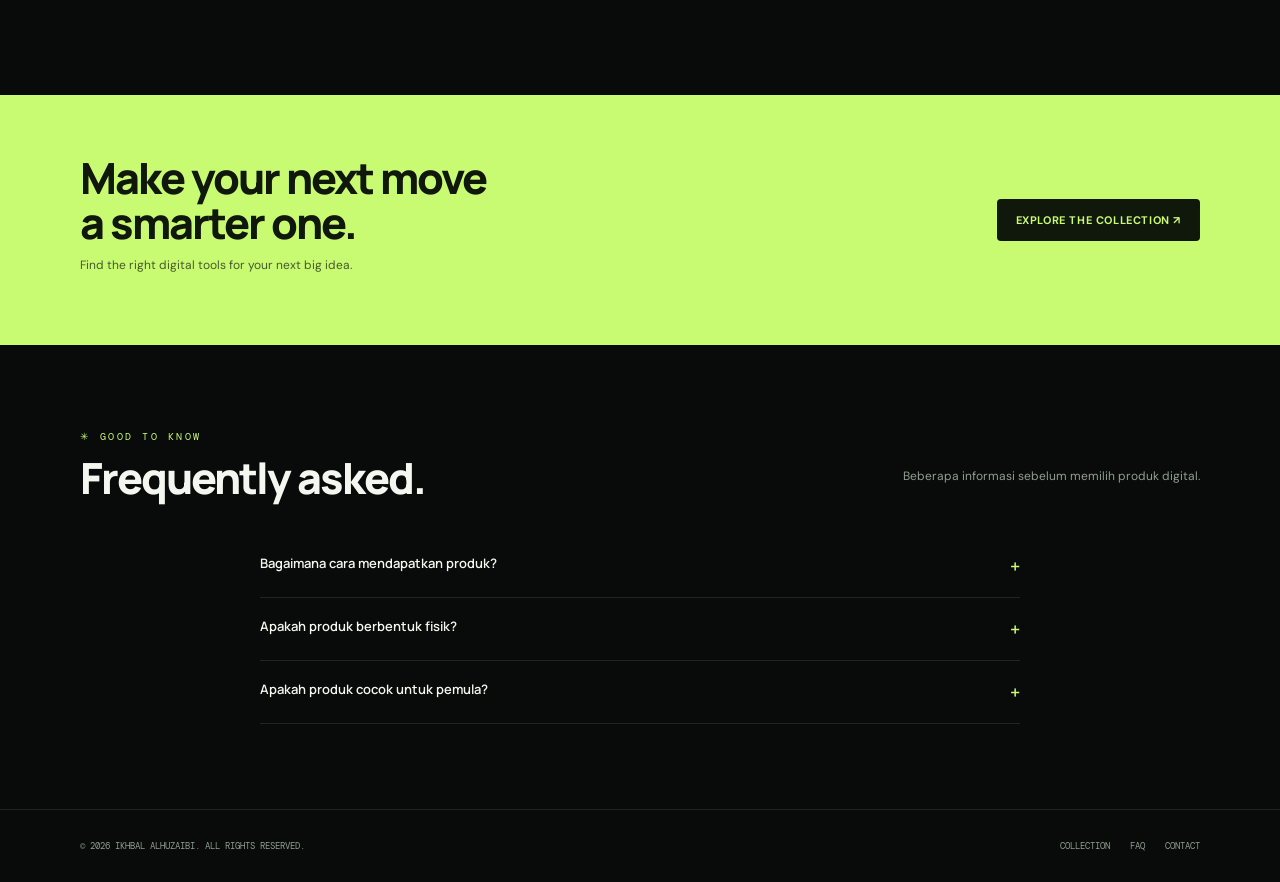
<file: etalase/index.html>
<!DOCTYPE html>
<html lang="id">
<head>
<meta charset="UTF-8">
<meta name="viewport" content="width=device-width, initial-scale=1.0">
<title>Ikhbal Alhuzaibi — Digital Goods Studio</title>
<style>
@import url('https://fonts.googleapis.com/css2?family=DM+Mono:wght@400;500&family=DM+Sans:wght@400;500;600;700&family=Manrope:wght@400;500;600;700;800&display=swap');

:root{
--bg:#080b09;
--panel:#111713;
--lime:#c8fa72;
--text:#f4f6ef;
--muted:#929d94;
--line:rgba(255,255,255,.1);
}
*{box-sizing:border-box}
html{scroll-behavior:smooth}
body{
margin:0;background:var(--bg);color:var(--text);
font-family:'DM Sans',sans-serif;
}
a{text-decoration:none;color:inherit}
button{font:inherit}
.container{width:min(1120px,calc(100% - 40px));margin:auto}

/* NAVIGATION */
.top{
position:sticky;top:0;z-index:20;
background:rgba(8,11,9,.88);
backdrop-filter:blur(18px);
border-bottom:1px solid var(--line);
}
.nav{
height:75px;display:flex;align-items:center;
justify-content:space-between;
}
.brand{
font:800 20px 'Manrope',sans-serif;
letter-spacing:-1.3px;
}
.brand span{color:var(--lime)}
.brand small{
display:block;font:9px 'DM Mono',monospace;
letter-spacing:2px;color:var(--muted);
margin-top:2px;
}
.navlinks{display:flex;align-items:center;gap:30px}
.navlinks a{font-size:12px;color:#bdc5bd}
.navlinks a:hover{color:var(--lime)}
.navlinks .contact{
border:1px solid rgba(200,250,114,.4);
padding:11px 17px;color:var(--lime);
border-radius:4px;
}
.menu{
display:none;background:none;color:white;
border:1px solid var(--line);padding:9px 12px;
border-radius:5px;
}

/* HERO */
.hero{
min-height:650px;padding:105px 0 75px;
position:relative;overflow:hidden;
}
.hero:before{
content:"";position:absolute;
width:600px;height:600px;right:-180px;top:-200px;
background:radial-gradient(circle,rgba(200,250,114,.12),transparent 68%);
pointer-events:none;
}
.hero-grid{
display:grid;grid-template-columns:1fr 1fr;
gap:40px;align-items:center;position:relative;
}
.eyebrow{
font:10px 'DM Mono',monospace;
letter-spacing:2.5px;color:var(--lime);
text-transform:uppercase;
}
.eyebrow:before{content:"✳";margin-right:9px}
h1{
font:800 clamp(48px,6vw,76px)/.98 'Manrope',sans-serif;
letter-spacing:-5px;margin:25px 0;
}
h1 span{color:var(--lime)}
.hero p{
font-size:14px;line-height:1.9;
color:#a6b0a7;max-width:450px;
}
.buttons{display:flex;gap:12px;margin-top:30px;flex-wrap:wrap}
.btn{
display:inline-flex;align-items:center;justify-content:center;
padding:14px 19px;border-radius:4px;
font-size:11px;font-weight:700;letter-spacing:.6px;
transition:.25s;
}
.btn-primary{background:var(--lime);color:#11170b}
.btn-primary:hover{transform:translateY(-3px);box-shadow:0 8px 25px #c8fa7233}
.btn-outline{border:1px solid var(--line);color:white}
.btn-outline:hover{border-color:var(--lime);color:var(--lime)}
.hero-proof{
margin-top:35px;display:flex;gap:18px;flex-wrap:wrap;
font:9px 'DM Mono',monospace;color:var(--muted);
}
.hero-proof span:before{content:"●";color:var(--lime);margin-right:7px;font-size:7px}

/* HERO VISUAL */
.visual{
min-height:410px;position:relative;
display:grid;place-items:center;
}
.orbit{
width:330px;height:330px;border-radius:50%;
border:1px solid #c8fa7229;
position:absolute;
box-shadow:0 0 0 35px #c8fa7208,0 0 0 75px #c8fa7205;
}
.orbit:after{
content:"";position:absolute;inset:30px;
border:1px solid #c8fa721c;border-radius:50%;
}
.showcase{
width:min(350px,90%);
background:linear-gradient(145deg,#202a22,#101712);
border:1px solid #c8fa7250;
border-radius:12px;overflow:hidden;
box-shadow:0 35px 90px #0009;
transform:rotate(-5deg);position:relative;z-index:2;
}
.window{
height:35px;border-bottom:1px solid var(--line);
display:flex;align-items:center;padding:0 13px;gap:6px;
}
.window i{width:6px;height:6px;border-radius:50%;background:#647267}
.window small{margin-left:auto;font:8px 'DM Mono';color:#8c9a8d}
.show-content{padding:28px}
.show-content small{font:9px 'DM Mono';letter-spacing:2px;color:var(--lime)}
.show-content h2{
font:800 34px/.98 'Manrope';letter-spacing:-2px;
margin:18px 0;
}
.show-content h2 span{color:var(--lime)}
.show-content p{font-size:10px;color:#929f94}
.mini-bar{height:5px;background:#344137;border-radius:5px;margin:9px 0;width:90%}
.mini-bar:nth-child(2){width:70%}
.mini-bar:nth-child(3){width:82%}
.floating{
position:absolute;z-index:3;
padding:13px 16px;background:#1b251d;
border:1px solid var(--line);border-radius:6px;
box-shadow:0 10px 30px #0008;
}
.floating b{display:block;font:700 11px 'Manrope'}
.floating small{font:8px 'DM Mono';color:var(--muted)}
.float1{right:-4px;top:55px}
.float2{left:-3px;bottom:48px}

/* MARQUEE */
.marquee{
border-block:1px solid var(--line);
overflow:hidden;padding:19px 0;
background:#0e130f;
}
.marquee-track{
display:flex;justify-content:space-around;gap:40px;
white-space:nowrap;color:#839087;
font:10px 'DM Mono',monospace;
letter-spacing:2px;
}
.marquee span{color:var(--lime)}

/* SECTIONS */
.section{padding:85px 0}
.section-head{
display:flex;justify-content:space-between;
align-items:end;gap:30px;margin-bottom:35px;
}
.section-head h2{
font:800 clamp(30px,4vw,43px)/1.05 'Manrope';
letter-spacing:-2px;margin:12px 0 0;
}
.section-head p{
max-width:340px;font-size:12px;
color:var(--muted);line-height:1.8;
}

/* PRODUCT */
.catalog{background:#0d120e;border-block:1px solid var(--line)}
.filters{display:flex;gap:8px;flex-wrap:wrap;margin-bottom:24px}
.filter{
background:none;border:1px solid var(--line);
color:#aab5ab;padding:9px 14px;
font:9px 'DM Mono';cursor:pointer;
border-radius:3px;
}
.filter.active,.filter:hover{
background:var(--lime);color:#10170c;border-color:var(--lime);
}
.products{
display:grid;grid-template-columns:repeat(3,1fr);gap:17px;
}
.product{
background:var(--panel);border:1px solid var(--line);
border-radius:7px;overflow:hidden;transition:.3s;
}
.product:hover{
transform:translateY(-6px);
border-color:#c8fa7260;
}
.art{
height:225px;display:grid;place-items:center;
background:radial-gradient(circle,#344630,#18221a 55%,#101510);
position:relative;overflow:hidden;
}
.art.blue{background:radial-gradient(circle,#344b54,#182a2e 60%,#101719)}
.art.purple{background:radial-gradient(circle,#483b53,#292232 60%,#131019)}
.art.amber{background:radial-gradient(circle,#4a3b2a,#241c12 60%,#14100a)}
.art.rose{background:radial-gradient(circle,#4a2e38,#241419 60%,#150f12)}
.art.teal{background:radial-gradient(circle,#2a4440,#142322 60%,#0e1514)}
.cover{
width:145px;height:175px;
background:#e9eee1;color:#182016;
padding:17px;position:relative;
box-shadow:12px 18px 35px #0009;
transform:rotate(-5deg);
}
.cover:before{content:"";position:absolute;inset:8px;border:1px solid #bdc9b4}
.cover small{font:7px 'DM Mono';letter-spacing:1px;position:relative}
.cover strong{
display:block;font:800 20px/.98 'Manrope';
letter-spacing:-1px;margin:22px 0 10px;position:relative;
}
.cover strong span{color:#658d38}
.cover i{display:block;height:4px;background:#c4d0bd;margin:8px 0;position:relative}
.art-orb{
position:absolute;width:125px;height:125px;
border:1px solid #c8fa72;border-radius:30px;
transform:rotate(35deg);
box-shadow:0 0 40px #c8fa7240;
}
.meta{padding:19px}
.category{
font:9px 'DM Mono';letter-spacing:1.5px;
color:var(--lime);text-transform:uppercase;
}
.meta h3{
font:700 18px 'Manrope';letter-spacing:-.5px;
margin:10px 0 7px;
}
.meta p{
font-size:11px;color:var(--muted);
line-height:1.7;min-height:38px;
}
.product-bottom{
display:flex;justify-content:space-between;
align-items:center;padding-top:14px;
border-top:1px solid var(--line);
}
.price{font:700 14px 'Manrope'}
.price .old{color:var(--muted);text-decoration:line-through;font-weight:400;font-size:11px;margin-left:6px}
.buy{font:9px 'DM Mono';color:var(--lime)}

/* FEATURES */
.features{display:grid;grid-template-columns:repeat(3,1fr);gap:25px}
.feature{border-top:1px solid var(--line);padding-top:22px}
.feature-icon{
width:38px;height:38px;border:1px solid #c8fa7244;
border-radius:8px;display:grid;place-items:center;
color:var(--lime);font-size:17px;
}
.feature h3{font:700 16px 'Manrope';margin:18px 0 8px}
.feature p{font-size:11px;color:var(--muted);line-height:1.8}

/* CTA */
.cta{
padding:60px 0;background:var(--lime);color:#10170b;
}
.cta-inner{
display:flex;justify-content:space-between;
align-items:center;gap:25px;
}
.cta h2{
font:800 clamp(28px,4vw,43px)/1.05 'Manrope';
letter-spacing:-2px;margin:0;
}
.cta p{font-size:12px;opacity:.7}
.cta .btn{background:#10170b;color:var(--lime)}

/* FAQ + FOOTER */
.faq{max-width:760px;margin:auto}
details{padding:19px 0;border-bottom:1px solid var(--line)}
summary{
cursor:pointer;list-style:none;
display:flex;justify-content:space-between;
font:600 13px 'Manrope';
}
summary:after{content:"+";color:var(--lime);font-size:18px}
details[open] summary:after{content:"−"}
details p{font-size:12px;color:var(--muted);line-height:1.8;margin:14px 0 0}
footer{border-top:1px solid var(--line);padding:30px 0}
.footer{
display:flex;justify-content:space-between;
align-items:center;gap:20px;flex-wrap:wrap;
font:9px 'DM Mono';color:var(--muted);
}
.footer-links{display:flex;gap:20px}
.footer a:hover{color:var(--lime)}

@media(max-width:800px){
.hero-grid{grid-template-columns:1fr}
.visual{min-height:340px}
.products{grid-template-columns:repeat(2,1fr)}
}
@media(max-width:600px){
.container{width:calc(100% - 34px)}
.nav{height:66px}
.menu{display:block}
.navlinks{
display:none;position:absolute;top:66px;left:0;right:0;
background:#111713;padding:22px;
flex-direction:column;align-items:flex-start;
border-bottom:1px solid var(--line);
}
.navlinks.open{display:flex}
.hero{padding:65px 0 35px;min-height:auto}
h1{font-size:54px;letter-spacing:-3px}
.hero p{font-size:13px}
.visual{min-height:300px}
.orbit{width:255px;height:255px}
.showcase{width:260px}
.float1{right:-3px;top:25px}
.float2{left:-3px;bottom:20px}
.section{padding:65px 0}
.section-head{display:block}
.section-head p{margin-top:15px}
.products{gap:9px}
.art{height:155px}
.cover{transform:scale(.78) rotate(-5deg)}
.meta{padding:12px}
.meta h3{font-size:14px}
.meta p{font-size:10px;min-height:55px}
.price{font-size:12px}
.buy{font-size:8px}
.features{grid-template-columns:1fr;gap:8px}
.cta-inner{display:block}
.cta .btn{margin-top:15px}
.footer{flex-direction:column;align-items:flex-start}
}
</style>
</head>
<body>

<header class="top">
<div class="container nav">
<a class="brand" href="#">
Ikhbal Alhuzaibi<span>.</span>
<small>DIGITAL GOODS STUDIO</small>
</a>
<nav class="navlinks" id="navlinks">
<a href="#products">Collection</a>
<a href="#benefits">Why Us</a>
<a href="#faq">FAQ</a>
<a href="#contact" class="contact">Get in touch ↗</a>
</nav>
<button class="menu" id="menu">☰</button>
</div>
</header>

<main>

<section class="hero">
<div class="container hero-grid">

<div>
<div class="eyebrow">The modern digital essentials</div>
<h1>THINK<br>SMARTER.<br><span>WORK</span><br>BETTER.</h1>
<p>
Selamat datang di ruang digital kami. Temukan toolkit,
template, dan solusi praktis yang dirancang untuk membuat
pekerjaan lebih mudah, bisnis lebih terarah, dan produktivitas meningkat.
</p>
<div class="buttons">
<a class="btn btn-primary" href="#products">EXPLORE COLLECTION ↗</a>
<a class="btn btn-outline" href="#benefits">DISCOVER MORE</a>
</div>
<div class="hero-proof">
<span>Digital products</span>
<span>Instant access</span>
<span>Simple to use</span>
</div>
</div>

<div class="visual">
<div class="orbit"></div>
<div class="showcase">
<div class="window"><i></i><i></i><i></i><small>DIGITAL STUDIO / 001</small></div>
<div class="show-content">
<small>YOUR DIGITAL WORKSPACE</small>
<h2>LESS CHAOS.<br><span>MORE</span> PROGRESS.</h2>
<div class="mini-bar"></div>
<div class="mini-bar"></div>
<div class="mini-bar"></div>
<p>DESIGNED TO MAKE YOUR WORK FLOW BETTER.</p>
</div>
</div>
<div class="floating float1">
<b>Built for action.</b>
<small>LESS SETUP · MORE OUTPUT</small>
</div>
<div class="floating float2">
<b>01 / DIGITAL GOODS</b>
<small>DOWNLOAD · OPEN · CREATE</small>
</div>
</div>
</div>
</section>

<div class="marquee">
<div class="container marquee-track">
<span>✳ DIGITAL PRODUCTS</span>
<span>✳ SMART WORKFLOW</span>
<span>✳ CREATIVE TOOLS</span>
<span>✳ PRODUCTIVITY</span>
<span>✳ DIGITAL PRODUCTS</span>
</div>
</div>

<section class="catalog section" id="products">
<div class="container">
<div class="section-head">
<div>
<div class="eyebrow">Curated collection</div>
<h2>Tools that move<br>you forward.</h2>
</div>
<p>
Koleksi 53 produk digital pilihan untuk membantu pekerjaan,
bisnis, dan aktivitas sehari-hari menjadi lebih efisien.
Checkout, pembayaran, dan pengiriman file lewat Lynk.id.
</p>
</div>

<div class="filters">
<button class="filter active" data-filter="all">ALL PRODUCTS</button>
<button class="filter" data-filter="ebook">EBOOK</button>
<button class="filter" data-filter="worksheet">WORKSHEET</button>
<button class="filter" data-filter="template-dokumen">TEMPLATE DOKUMEN</button>
<button class="filter" data-filter="spreadsheet">SPREADSHEET</button>
<button class="filter" data-filter="planner">PLANNER</button>
<button class="filter" data-filter="template-desain">TEMPLATE DESAIN</button>
<button class="filter" data-filter="prompt-pack">PROMPT PACK</button>
<button class="filter" data-filter="toolkit">TOOLKIT</button>
<button class="filter" data-filter="checklist">CHECKLIST</button>
<button class="filter" data-filter="challenge">CHALLENGE</button>
<button class="filter" data-filter="database">DATABASE</button>
<button class="filter" data-filter="decision-tool">DECISION TOOL</button>
<button class="filter" data-filter="productivity">PRODUCTIVITY</button>
</div>

<div class="products">

<article class="product" data-category="ebook">
<div class="art">
<div class="cover">
<small>EBOOK / 001</small>
<strong>FAKTA<br><span>HEWAN.</span></strong>
<i></i><i></i><i></i>
<small>100 FAKTA TERANEH</small>
</div>
</div>
<div class="meta">
<div class="category">Ebook / Panduan PDF</div>
<h3>100 Fakta Hewan Teraneh di Dunia</h3>
<p>100 fakta hewan paling aneh di dunia, dikemas ringan buat dibaca santai.</p>
<div class="product-bottom">
<span class="price">Rp 29.000</span>
<a href="https://lynk.id/ikhbalalhuzaibi/r622mgxlemmx" target="_blank" rel="noopener" class="buy">BELI ↗</a>
</div>
</div>
</article>

<article class="product" data-category="worksheet">
<div class="art blue">
<div class="cover">
<small>WORKSHEET / 002</small>
<strong>CALISTUNG<br><span>SERU.</span></strong>
<i></i><i></i><i></i>
<small>40+ LEMBAR AKTIVITAS</small>
</div>
</div>
<div class="meta">
<div class="category">Worksheet / LKPD</div>
<h3>Worksheet Calistung — Aktivitas Seru TK &amp; PAUD</h3>
<p>40+ lembar aktivitas calistung seru buat anak TK &amp; PAUD.</p>
<div class="product-bottom">
<span class="price">Rp 25.000</span>
<a href="https://lynk.id/ikhbalalhuzaibi/vz66m32ennmp" target="_blank" rel="noopener" class="buy">BELI ↗</a>
</div>
</div>
</article>

<article class="product" data-category="planner">
<div class="art purple">
<div class="art-orb"></div>
<div class="cover">
<small>PLANNER / 003</small>
<strong>MPASI<br><span>PLANNER.</span></strong>
<i></i><i></i><i></i>
<small>MENU 30 HARI + TRACKER</small>
</div>
</div>
<div class="meta">
<div class="category">Planner / Printable</div>
<h3>MPASI Planner 6–12 Bulan</h3>
<p>Perencana menu 30 hari + tracker tumbuh kembang bayi 6–12 bulan.</p>
<div class="product-bottom">
<span class="price">Rp 25.000</span>
<a href="https://lynk.id/ikhbalalhuzaibi/kellp0rxp93j" target="_blank" rel="noopener" class="buy">BELI ↗</a>
</div>
</div>
</article>

<article class="product" data-category="ebook">
<div class="art amber">
<div class="cover">
<small>EBOOK / 004</small>
<strong>EXCEL<br><span>ADMIN.</span></strong>
<i></i><i></i><i></i>
<small>PANDUAN SAKU PRAKTIS</small>
</div>
</div>
<div class="meta">
<div class="category">Ebook / Panduan PDF</div>
<h3>Kitab Saku Excel Admin</h3>
<p>Panduan saku Excel buat admin: rumus &amp; trik kerja lebih cepat.</p>
<div class="product-bottom">
<span class="price">Rp 25.000 <span class="old">Rp 49.000</span></span>
<a href="https://lynk.id/ikhbalalhuzaibi/73ddy6r7mq8r" target="_blank" rel="noopener" class="buy">BELI ↗</a>
</div>
</div>
</article>

<article class="product" data-category="planner">
<div class="art rose">
<div class="cover">
<small>PLANNER / 005</small>
<strong>NIKAH<br><span>TERENCANA.</span></strong>
<i></i><i></i><i></i>
<small>TANPA BUDGET JEBOL</small>
</div>
</div>
<div class="meta">
<div class="category">Planner / Printable</div>
<h3>Wedding Planning Kit</h3>
<p>Kit persiapan nikah terencana, tanpa budget jebol.</p>
<div class="product-bottom">
<span class="price">Rp 35.000 <span class="old">Rp 69.000</span></span>
<a href="https://lynk.id/ikhbalalhuzaibi/90nnlnx09k32" target="_blank" rel="noopener" class="buy">BELI ↗</a>
</div>
</div>
</article>

<article class="product" data-category="challenge">
<div class="art teal">
<div class="cover">
<small>CHALLENGE / 006</small>
<strong>ORDERAN<br><span>PERTAMA.</span></strong>
<i></i><i></i><i></i>
<small>TANTANGAN 30 HARI</small>
</div>
</div>
<div class="meta">
<div class="category">Action Plan / Challenge</div>
<h3>Tantangan 30 Hari: Orderan Pertama</h3>
<p>Tantangan 30 hari menuju orderan pertama.</p>
<div class="product-bottom">
<span class="price">Rp 25.000 <span class="old">Rp 49.000</span></span>
<a href="https://lynk.id/ikhbalalhuzaibi/r8rrvg9ez31j" target="_blank" rel="noopener" class="buy">BELI ↗</a>
</div>
</div>
</article>

<article class="product" data-category="ebook">
<div class="art">
<div class="cover">
<small>EBOOK / 007</small>
<strong>SKIN<br><span>BASIC.</span></strong>
<i></i><i></i><i></i>
<small>PANDUAN 14 HARI</small>
</div>
</div>
<div class="meta">
<div class="category">Ebook / Panduan PDF</div>
<h3>Skin Basic: Panduan Skincare Pria Pemula</h3>
<p>Panduan 14 hari skincare dasar buat pria pemula.</p>
<div class="product-bottom">
<span class="price">Rp 29.000 <span class="old">Rp 59.000</span></span>
<a href="https://lynk.id/ikhbalalhuzaibi/3n44ok9poq5w" target="_blank" rel="noopener" class="buy">BELI ↗</a>
</div>
</div>
</article>

<article class="product" data-category="worksheet">
<div class="art blue">
<div class="cover">
<small>WORKSHEET / 008</small>
<strong>PERKALIAN<br><span>KILAT.</span></strong>
<i></i><i></i><i></i>
<small>MISI 30 HARI · SD</small>
</div>
</div>
<div class="meta">
<div class="category">Worksheet / LKPD</div>
<h3>Perkalian Kilat SD: Misi 30 Hari</h3>
<p>Misi 30 hari jago perkalian 1–10 buat anak SD.</p>
<div class="product-bottom">
<span class="price">Rp 25.000 <span class="old">Rp 49.000</span></span>
<a href="https://lynk.id/ikhbalalhuzaibi/01ppjnvrx1nx" target="_blank" rel="noopener" class="buy">BELI ↗</a>
</div>
</div>
</article>

<article class="product" data-category="toolkit">
<div class="art purple">
<div class="art-orb"></div>
<div class="cover">
<small>TOOLKIT / 009</small>
<strong>KELARIN<br><span>v6.</span></strong>
<i></i><i></i><i></i>
<small>ADMINISTRASI UMKM</small>
</div>
</div>
<div class="meta">
<div class="category">Digital Toolkit / Bundle</div>
<h3>KELARIN v6 — Toolkit Administrasi UMKM</h3>
<p>Toolkit administrasi UMKM: kelola usaha lebih teratur.</p>
<div class="product-bottom">
<span class="price">Rp 200.000</span>
<a href="https://lynk.id/ikhbalalhuzaibi/dl55lydo5m8g" target="_blank" rel="noopener" class="buy">BELI ↗</a>
</div>
</div>
</article>

<article class="product" data-category="template-dokumen">
<div class="art amber">
<div class="cover">
<small>TEMPLATE / 010</small>
<strong>CV<br><span>ATS.</span></strong>
<i></i><i></i><i></i>
<small>10 TEMPLATE + BONUS</small>
</div>
</div>
<div class="meta">
<div class="category">Template Dokumen</div>
<h3>10 Template CV ATS-Friendly</h3>
<p>10 template CV ATS-friendly + bonus surat lamaran &amp; panduan seleksi.</p>
<div class="product-bottom">
<span class="price">Rp 25.000</span>
<a href="https://lynk.id/ikhbalalhuzaibi/6x33e8d5zlx9" target="_blank" rel="noopener" class="buy">BELI ↗</a>
</div>
</div>
</article>

<article class="product" data-category="spreadsheet">
<div class="art rose">
<div class="cover">
<small>SPREADSHEET / 011</small>
<strong>BUDGET<br><span>KELUARGA.</span></strong>
<i></i><i></i><i></i>
<small>TRACKER 12 BULAN</small>
</div>
</div>
<div class="meta">
<div class="category">Spreadsheet / Tracker</div>
<h3>Planner Keuangan Keluarga</h3>
<p>Budget tracker 12 bulan (Excel + Google Sheets + panduan PDF).</p>
<div class="product-bottom">
<span class="price">Rp 25.000</span>
<a href="https://lynk.id/ikhbalalhuzaibi/mjkkz18xdgkm" target="_blank" rel="noopener" class="buy">BELI ↗</a>
</div>
</div>
</article>

<article class="product" data-category="prompt-pack">
<div class="art teal">
<div class="cover">
<small>PROMPT PACK / 012</small>
<strong>HOOK &amp;<br><span>SCRIPT.</span></strong>
<i></i><i></i><i></i>
<small>150 HOOK + 60 SCRIPT</small>
</div>
</div>
<div class="meta">
<div class="category">Prompt / Script / Caption Pack</div>
<h3>Bank Hook &amp; Script Affiliate</h3>
<p>150 hook + 60 script siap baca buat affiliate TikTok &amp; Shopee.</p>
<div class="product-bottom">
<span class="price">Rp 25.000</span>
<a href="https://lynk.id/ikhbalalhuzaibi/55kkqj2kg1dn" target="_blank" rel="noopener" class="buy">BELI ↗</a>
</div>
</div>
</article>

<article class="product" data-category="decision-tool">
<div class="art">
<div class="cover">
<small>DECISION TOOL / 013</small>
<strong>CUAN<br><span>JUALAN.</span></strong>
<i></i><i></i><i></i>
<small>HPP · HARGA · BEP</small>
</div>
</div>
<div class="meta">
<div class="category">Decision Tool / Calculator</div>
<h3>Kalkulator Cuan Jualan Rumahan</h3>
<p>Hitung HPP, harga jual &amp; BEP otomatis buat jualan rumahan.</p>
<div class="product-bottom">
<span class="price">Rp 29.000 <span class="old">Rp 59.000</span></span>
<a href="https://lynk.id/ikhbalalhuzaibi/om33yl7y424o" target="_blank" rel="noopener" class="buy">BELI ↗</a>
</div>
</div>
</article>

<article class="product" data-category="spreadsheet">
<div class="art blue">
<div class="cover">
<small>SPREADSHEET / 014</small>
<strong>STOK<br><span>TRACK.</span></strong>
<i></i><i></i><i></i>
<small>INVENTARIS OTOMATIS</small>
</div>
</div>
<div class="meta">
<div class="category">Spreadsheet / Tracker</div>
<h3>StokTrack Mini</h3>
<p>Sistem stok &amp; inventaris otomatis buat penjual online.</p>
<div class="product-bottom">
<span class="price">Rp 29.000 <span class="old">Rp 59.000</span></span>
<a href="https://lynk.id/ikhbalalhuzaibi/6knwkrj1v8qj" target="_blank" rel="noopener" class="buy">BELI ↗</a>
</div>
</div>
</article>

<article class="product" data-category="prompt-pack">
<div class="art purple">
<div class="art-orb"></div>
<div class="cover">
<small>PROMPT PACK / 015</small>
<strong>CHAT<br><span>ADMIN.</span></strong>
<i></i><i></i><i></i>
<small>80 TEMPLATE BALASAN</small>
</div>
</div>
<div class="meta">
<div class="category">Prompt / Script / Caption Pack</div>
<h3>Bank Chat Admin Olshop</h3>
<p>80 template balasan cepat WhatsApp &amp; marketplace.</p>
<div class="product-bottom">
<span class="price">Rp 25.000 <span class="old">Rp 49.000</span></span>
<a href="https://lynk.id/ikhbalalhuzaibi/qkew8qpozzr3" target="_blank" rel="noopener" class="buy">BELI ↗</a>
</div>
</div>
</article>

<article class="product" data-category="toolkit">
<div class="art amber">
<div class="cover">
<small>TOOLKIT / 016</small>
<strong>TTS<br><span>NUSANTARA.</span></strong>
<i></i><i></i><i></i>
<small>136 PUZZLE · SIAP DEPLOY</small>
</div>
</div>
<div class="meta">
<div class="category">Digital Toolkit / Bundle</div>
<h3>TTS Nusantara Premium</h3>
<p>Game teka-teki silang Bahasa Indonesia, 136 puzzle, siap deploy.</p>
<div class="product-bottom">
<span class="price">Rp 99.000 <span class="old">Rp 149.000</span></span>
<a href="https://lynk.id/ikhbalalhuzaibi/qjwwkve009o2" target="_blank" rel="noopener" class="buy">BELI ↗</a>
</div>
</div>
</article>

<article class="product" data-category="planner">
<div class="art rose">
<div class="cover">
<small>PLANNER / 017</small>
<strong>BEBERES<br><span>RAPI.</span></strong>
<i></i><i></i><i></i>
<small>DECLUTTER 30 HARI</small>
</div>
</div>
<div class="meta">
<div class="category">Planner / Printable</div>
<h3>Beberes Rapi 30 Hari</h3>
<p>Planner declutter rumah zona per zona selama 30 hari.</p>
<div class="product-bottom">
<span class="price">Rp 29.000 <span class="old">Rp 59.000</span></span>
<a href="https://lynk.id/ikhbalalhuzaibi/28nypnrq98lw" target="_blank" rel="noopener" class="buy">BELI ↗</a>
</div>
</div>
</article>

<article class="product" data-category="template-dokumen">
<div class="art teal">
<div class="cover">
<small>TEMPLATE / 018</small>
<strong>HRD<br><span>MINI.</span></strong>
<i></i><i></i><i></i>
<small>12 TEMPLATE DOKUMEN</small>
</div>
</div>
<div class="meta">
<div class="category">Template Dokumen</div>
<h3>Kit HRD Mini UMKM</h3>
<p>12 template dokumen kepegawaian siap pakai buat UMKM.</p>
<div class="product-bottom">
<span class="price">Rp 35.000 <span class="old">Rp 69.000</span></span>
<a href="https://lynk.id/ikhbalalhuzaibi/gy31458p6vn3" target="_blank" rel="noopener" class="buy">BELI ↗</a>
</div>
</div>
</article>

<article class="product" data-category="checklist">
<div class="art">
<div class="cover">
<small>CHECKLIST / 019</small>
<strong>AUDIT<br><span>TOKO.</span></strong>
<i></i><i></i><i></i>
<small>100 POIN DIAGNOSA</small>
</div>
</div>
<div class="meta">
<div class="category">Checklist / Cheat Sheet</div>
<h3>Audit Toko 100 Poin</h3>
<p>Checklist 100 poin diagnosa kesehatan toko Shopee &amp; Tokopedia.</p>
<div class="product-bottom">
<span class="price">Rp 29.000 <span class="old">Rp 59.000</span></span>
<a href="https://lynk.id/ikhbalalhuzaibi/j6dzge303vom" target="_blank" rel="noopener" class="buy">BELI ↗</a>
</div>
</div>
</article>

<article class="product" data-category="decision-tool">
<div class="art blue">
<div class="cover">
<small>DECISION TOOL / 020</small>
<strong>HARGA<br><span>PAS.</span></strong>
<i></i><i></i><i></i>
<small>ANTI-BONCOS</small>
</div>
</div>
<div class="meta">
<div class="category">Decision Tool / Calculator</div>
<h3>HargaPas Marketplace</h3>
<p>Kalkulator harga jual anti-boncos buat Shopee, Tokopedia &amp; TikTok Shop.</p>
<div class="product-bottom">
<span class="price">Rp 24.000 <span class="old">Rp 54.000</span></span>
<a href="https://lynk.id/ikhbalalhuzaibi/v3xv9g7no8x1" target="_blank" rel="noopener" class="buy">BELI ↗</a>
</div>
</div>
</article>

<article class="product" data-category="challenge">
<div class="art purple">
<div class="art-orb"></div>
<div class="cover">
<small>CHALLENGE / 021</small>
<strong>SIAP<br><span>INTERVIEW.</span></strong>
<i></i><i></i><i></i>
<small>10 HARI · DEAL GAJI</small>
</div>
</div>
<div class="meta">
<div class="category">Action Plan / Challenge</div>
<h3>Tantangan 10 Hari Siap Interview</h3>
<p>Tantangan 10 hari dari dipanggil interview sampai deal gaji.</p>
<div class="product-bottom">
<span class="price">Rp 25.000 <span class="old">Rp 55.000</span></span>
<a href="https://lynk.id/ikhbalalhuzaibi/pydz8wxjypqq" target="_blank" rel="noopener" class="buy">BELI ↗</a>
</div>
</div>
</article>







<article class="product" data-category="spreadsheet">
<div class="art">
<div class="cover">
<small>SPREADSHEET / 022</small>
<strong>KASRT<br><span>OTOMATIS.</span></strong>
<i></i><i></i><i></i>
<small>7 SHEET + PANDUAN</small>
</div>
</div>
<div class="meta">
<div class="category">Spreadsheet / Tracker</div>
<h3>KasRT Otomatis</h3>
<p>Buku kas &amp; tracker iuran warga RT/RW (spreadsheet 7 sheet + panduan).</p>
<div class="product-bottom">
<span class="price">Rp 29.000</span>
<a href="https://lynk.id/ikhbalalhuzaibi/m75222ym1lde" target="_blank" rel="noopener" class="buy">BELI ↗</a>
</div>
</div>
</article>

<article class="product" data-category="prompt-pack">
<div class="art blue">
<div class="cover">
<small>PROMPT PACK / 023</small>
<strong>PROMPT<br><span>GURU.</span></strong>
<i></i><i></i><i></i>
<small>100 PROMPT SIAP PAKAI</small>
</div>
</div>
<div class="meta">
<div class="category">Prompt / Script / Caption Pack</div>
<h3>Prompt AI Guru Serba Bisa</h3>
<p>100 prompt siap pakai buat modul ajar, soal, LKPD, rapor &amp; administrasi.</p>
<div class="product-bottom">
<span class="price">Rp 29.000 <span class="old">Rp 59.000</span></span>
<a href="https://lynk.id/ikhbalalhuzaibi/64d3g7v6p9q3" target="_blank" rel="noopener" class="buy">BELI ↗</a>
</div>
</div>
</article>

<article class="product" data-category="planner">
<div class="art purple">
<div class="art-orb"></div>
<div class="cover">
<small>PLANNER / 024</small>
<strong>PINDAH<br><span>RAPI.</span></strong>
<i></i><i></i><i></i>
<small>PLANNER &amp; PRINTABLE</small>
</div>
</div>
<div class="meta">
<div class="category">Planner / Printable</div>
<h3>Pindah Rapi 30 Hari</h3>
<p>Planner &amp; printable pindahan rumah selama 30 hari.</p>
<div class="product-bottom">
<span class="price">Rp 29.000 <span class="old">Rp 59.000</span></span>
<a href="https://lynk.id/ikhbalalhuzaibi/vyjlo5g604kg" target="_blank" rel="noopener" class="buy">BELI ↗</a>
</div>
</div>
</article>

<article class="product" data-category="toolkit">
<div class="art amber">
<div class="cover">
<small>TOOLKIT / 025</small>
<strong>FREELANCE<br><span>PERTAMA.</span></strong>
<i></i><i></i><i></i>
<small>SAMPAI DIBAYAR</small>
</div>
</div>
<div class="meta">
<div class="category">Digital Toolkit / Bundle</div>
<h3>Kit Freelance Pertama</h3>
<p>Panduan freelance pertama: dari tawar-menawar sampai dibayar.</p>
<div class="product-bottom">
<span class="price">Rp 35.000 <span class="old">Rp 69.000</span></span>
<a href="https://lynk.id/ikhbalalhuzaibi/42xw2p1q6gz6" target="_blank" rel="noopener" class="buy">BELI ↗</a>
</div>
</div>
</article>

<article class="product" data-category="checklist">
<div class="art rose">
<div class="cover">
<small>CHECKLIST / 026</small>
<strong>BELI<br><span>RUMAH.</span></strong>
<i></i><i></i><i></i>
<small>80 POIN · SURVEI–SERAH TERIMA</small>
</div>
</div>
<div class="meta">
<div class="category">Checklist / Cheat Sheet</div>
<h3>Checklist Beli Rumah Pertama</h3>
<p>80 poin dari survei sampai serah terima rumah pertama.</p>
<div class="product-bottom">
<span class="price">Rp 29.000 <span class="old">Rp 59.000</span></span>
<a href="https://lynk.id/ikhbalalhuzaibi/0gjkqngy28e0" target="_blank" rel="noopener" class="buy">BELI ↗</a>
</div>
</div>
</article>

<article class="product" data-category="decision-tool">
<div class="art teal">
<div class="cover">
<small>DECISION TOOL / 027</small>
<strong>DP &amp;<br><span>CICILAN.</span></strong>
<i></i><i></i><i></i>
<small>FIXED &amp; FLOATING</small>
</div>
</div>
<div class="meta">
<div class="category">Decision Tool / Calculator</div>
<h3>Kalkulator DP &amp; Cicilan Rumah Pertama</h3>
<p>Hitung DP, total dana awal, cicilan fixed &amp; floating rumah pertama.</p>
<div class="product-bottom">
<span class="price">Rp 29.000 <span class="old">Rp 59.000</span></span>
<a href="https://lynk.id/ikhbalalhuzaibi/1oqpvrzeemxo" target="_blank" rel="noopener" class="buy">BELI ↗</a>
</div>
</div>
</article>

<article class="product" data-category="challenge">
<div class="art">
<div class="cover">
<small>CHALLENGE / 028</small>
<strong>DANA<br><span>DARURAT.</span></strong>
<i></i><i></i><i></i>
<small>TARGET RP1 JUTA</small>
</div>
</div>
<div class="meta">
<div class="category">Action Plan / Challenge</div>
<h3>Tantangan 30 Hari Dana Darurat Rp1 Juta</h3>
<p>Tantangan 30 hari kumpulin dana darurat Rp1 juta.</p>
<div class="product-bottom">
<span class="price">Rp 19.000 <span class="old">Rp 59.000</span></span>
<a href="https://lynk.id/ikhbalalhuzaibi/887g4kqgj6z5" target="_blank" rel="noopener" class="buy">BELI ↗</a>
</div>
</div>
</article>

<article class="product" data-category="ebook">
<div class="art blue">
<div class="cover">
<small>EBOOK / 029</small>
<strong>SIAP<br><span>HUJAN.</span></strong>
<i></i><i></i><i></i>
<small>INSPEKSI 7 ZONA</small>
</div>
</div>
<div class="meta">
<div class="category">Ebook / Panduan PDF</div>
<h3>Rumah Siap Hujan</h3>
<p>Panduan inspeksi &amp; perawatan rumah musim hujan.</p>
<div class="product-bottom">
<span class="price">Rp 19.000 <span class="old">Rp 39.000</span></span>
<a href="https://lynk.id/ikhbalalhuzaibi/d8069zo72dy2" target="_blank" rel="noopener" class="buy">BELI ↗</a>
</div>
</div>
</article>

<article class="product" data-category="worksheet">
<div class="art purple">
<div class="art-orb"></div>
<div class="cover">
<small>WORKSHEET / 030</small>
<strong>UANG<br><span>JAJAN.</span></strong>
<i></i><i></i><i></i>
<small>SD KELAS 1–3</small>
</div>
</div>
<div class="meta">
<div class="category">Worksheet / LKPD</div>
<h3>Jago Uang Jajan</h3>
<p>Worksheet mengenal uang rupiah &amp; berhitung kembalian buat SD kelas 1–3.</p>
<div class="product-bottom">
<span class="price">Rp 19.000 <span class="old">Rp 39.000</span></span>
<a href="https://lynk.id/ikhbalalhuzaibi/22pm099x70pj" target="_blank" rel="noopener" class="buy">BELI ↗</a>
</div>
</div>
</article>

<article class="product" data-category="ebook">
<div class="art">
<div class="cover">
<small>EBOOK / 031</small>
<strong>MOTOR<br><span>BEKAS.</span></strong>
<i></i><i></i><i></i>
<small>TANPA DRAMA</small>
</div>
</div>
<div class="meta">
<div class="category">Ebook / Panduan PDF</div>
<h3>Motor Bekas Tanpa Drama</h3>
<p>Panduan lengkap beli motor second aman untuk pembeli pertama.</p>
<div class="product-bottom">
<span class="price">Rp 19.000 <span class="old">Rp 39.000</span></span>
<a href="https://lynk.id/ikhbalalhuzaibi/orl0oknvjq7n" target="_blank" rel="noopener" class="buy">BELI ↗</a>
</div>
</div>
</article>

<article class="product" data-category="worksheet">
<div class="art blue">
<div class="cover">
<small>WORKSHEET / 032</small>
<strong>TEGAK<br><span>KILAT.</span></strong>
<i></i><i></i><i></i>
<small>30 HARI MENULIS RAPI</small>
</div>
</div>
<div class="meta">
<div class="category">Worksheet / LKPD</div>
<h3>Tegak Bersambung Kilat</h3>
<p>30 hari jago menulis rapi, tegak bersambung.</p>
<div class="product-bottom">
<span class="price">Rp 20.000 <span class="old">Rp 39.000</span></span>
<a href="https://lynk.id/ikhbalalhuzaibi/pnq3x64y6zjp" target="_blank" rel="noopener" class="buy">BELI ↗</a>
</div>
</div>
</article>

<article class="product" data-category="template-dokumen">
<div class="art purple">
<div class="cover">
<small>TEMPLATE / 033</small>
<strong>SEWA<br><span>KOST.</span></strong>
<i></i><i></i><i></i>
<small>KONTRAK & KWITANSI</small>
</div>
</div>
<div class="meta">
<div class="category">Template Dokumen</div>
<h3>Kit Sewa Kost</h3>
<p>Kontrak, kwitansi, tagihan & rekap penghuni kost.</p>
<div class="product-bottom">
<span class="price">Rp 29.000 <span class="old">Rp 59.000</span></span>
<a href="https://lynk.id/ikhbalalhuzaibi/k3op5mwer01o" target="_blank" rel="noopener" class="buy">BELI ↗</a>
</div>
</div>
</article>

<article class="product" data-category="template-dokumen">
<div class="art purple">
<div class="cover">
<small>TEMPLATE / 034</small>
<strong>BERKAS<br><span>MOTOR.</span></strong>
<i></i><i></i><i></i>
<small>TRANSAKSI & BALIK NAMA</small>
</div>
</div>
<div class="meta">
<div class="category">Template Dokumen</div>
<h3>Berkas Motor Bekas</h3>
<p>12 template dokumen transaksi & balik nama siap pakai.</p>
<div class="product-bottom">
<span class="price">Rp 19.000 <span class="old">Rp 59.000</span></span>
<a href="https://lynk.id/ikhbalalhuzaibi/yjy48yvlv7qo" target="_blank" rel="noopener" class="buy">BELI ↗</a>
</div>
</div>
</article>

<article class="product" data-category="spreadsheet">
<div class="art teal">
<div class="cover">
<small>SPREADSHEET / 035</small>
<strong>BON<br><span>TRACK.</span></strong>
<i></i><i></i><i></i>
<small>PIUTANG WARUNG &amp; UMKM</small>
</div>
</div>
<div class="meta">
<div class="category">Spreadsheet / Tracker</div>
<h3>BonTrack Piutang Warung</h3>
<p>Tracker bon &amp; piutang warung — sisa, status &amp; daftar tagih menghitung sendiri.</p>
<div class="product-bottom">
<span class="price">Rp 19.000 <span class="old">Rp 39.000</span></span>
<a href="https://lynk.id/ikhbalalhuzaibi/m5jqv1lkeoxq" target="_blank" rel="noopener" class="buy">BELI ↗</a>
</div>
</div>
</article>

<article class="product" data-category="prompt-pack">
<div class="art purple">
<div class="art-orb"></div>
<div class="cover">
<small>PROMPT PACK / 036</small>
<strong>PROMPT<br><span>KANTOR.</span></strong>
<i></i><i></i><i></i>
<small>100 PROMPT SIAP PAKAI</small>
</div>
</div>
<div class="meta">
<div class="category">Prompt / Script / Caption Pack</div>
<h3>Prompt AI Karyawan Kantoran</h3>
<p>100 prompt email, laporan, notulen &amp; presentasi — tinggal salin, isi, kirim.</p>
<div class="product-bottom">
<span class="price">Rp 19.000 <span class="old">Rp 39.000</span></span>
<a href="https://lynk.id/ikhbalalhuzaibi/xxwqe760vxd7" target="_blank" rel="noopener" class="buy">BELI ↗</a>
</div>
</div>
</article>

<article class="product" data-category="planner">
<div class="art rose">
<div class="art-orb"></div>
<div class="cover">
<small>PLANNER / 037</small>
<strong>SKRIPSI<br><span>90 HARI.</span></strong>
<i></i><i></i><i></i>
<small>3 FASE • 12 MINGGU • 1 TARGET/HARI</small>
</div>
</div>
<div class="meta">
<div class="category">Planner / Printable</div>
<h3>Skripsi Tuntas 90 Hari</h3>
<p>Planner 21 halaman + 2 bonus: peta 90 hari skripsi, tracker revisi &amp; bimbingan, checklist sidang.</p>
<div class="product-bottom">
<span class="price">Rp 39.000</span>
<a href="http://lynk.id/ikhbalalhuzaibi/6g5z0vd2d4p1" target="_blank" rel="noopener" class="buy">BELI ↗</a>
</div>
</div>
</article>

<article class="product" data-category="toolkit">
<div class="art teal">
<div class="art-orb"></div>
<div class="cover">
<small>TOOLKIT / 038</small>
<strong>LAUNDRY<br><span>KILAT.</span></strong>
<i></i><i></i><i></i>
<small>10 TEMPLAT • TABEL EXCEL • 12 TEMPLAT WA</small>
</div>
</div>
<div class="meta">
<div class="category">Digital Toolkit / Bundle</div>
<h3>Kit Laundry Kilat</h3>
<p>Paket administrasi laundry kiloan: 10 templat, tabel Excel 6 lembar &amp; panduan 10 menit — tanpa langganan bulanan.</p>
<div class="product-bottom">
<span class="price">Rp 35.000 <span class="old">Rp 69.000</span></span>
<a href="http://lynk.id/ikhbalalhuzaibi/3prq6g0v6rrz" target="_blank" rel="noopener" class="buy">BELI ↗</a>
</div>
</div>
</article>

<article class="product" data-category="checklist">
<div class="art rose">
<div class="art-orb"></div>
<div class="cover">
<small>CHECKLIST / 039</small>
<strong>TAS<br><span>BERSALIN.</span></strong>
<i></i><i></i><i></i>
<small>100 POIN • 3 TAS • SKOR SIAP</small>
</div>
</div>
<div class="meta">
<div class="category">Checklist / Cheat Sheet</div>
<h3>Tas Bersalin Siap</h3>
<p>Checklist 100 poin persiapan melahirkan: Sistem 3 Tas, timeline minggu 32–36, skor kesiapan + 2 bonus printable.</p>
<div class="product-bottom">
<span class="price">Rp 29.000 <span class="old">Rp 59.000</span></span>
<a href="http://lynk.id/ikhbalalhuzaibi/l42mq12n383z" target="_blank" rel="noopener" class="buy">BELI ↗</a>
</div>
</div>
</article>

<article class="product" data-category="spreadsheet">
<div class="art blue">
<div class="art-orb"></div>
<div class="cover">
<small>SPREADSHEET / 040</small>
<strong style="font-size:17px">UMKM<br><span>BUSINESS OS.</span></strong>
<i></i><i></i><i></i>
<small>22 LEMBAR • HPP OTOMATIS • DASBOR</small>
</div>
</div>
<div class="meta">
<div class="category">Spreadsheet / Tracker</div>
<h3>UMKM Business OS — Premium Edition</h3>
<p>Sistem operasional usaha dalam satu file Excel: 22 lembar kerja, HPP rata-rata bergerak &amp; dasbor otomatis — offline, tanpa langganan.</p>
<div class="product-bottom">
<span class="price">Rp 99.000 <span class="old">Rp 199.000</span></span>
<a href="http://lynk.id/ikhbalalhuzaibi/vxevj28y801o" target="_blank" rel="noopener" class="buy">BELI ↗</a>
</div>
</div>
</article>

<article class="product" data-category="ebook">
<div class="art purple">
<div class="art-orb"></div>
<div class="cover">
<small>EBOOK / 041</small>
<strong style="font-size:17px">JUALAN<br><span>PRODUK DIGITAL.</span></strong>
<i></i><i></i><i></i>
<small>13 BAB • WORKBOOK • 50 IDE</small>
</div>
</div>
<div class="meta">
<div class="category">Ebook / Panduan PDF</div>
<h3>Jualan Produk Digital dari Nol</h3>
<p>Panduan praktis dari ide sampai penjualan pertama: 13 bab, workbook 8 lembar kerja &amp; template copywriting — tanpa modal besar, tanpa tampil di kamera.</p>
<div class="product-bottom">
<span class="price">Gratis</span>
<a href="http://lynk.id/ikhbalalhuzaibi/yw0g6ywognlo" target="_blank" rel="noopener" class="buy">AMBIL ↗</a>
</div>
</div>
</article>

<article class="product" data-category="worksheet">
<div class="art amber">
<div class="art-orb"></div>
<div class="cover">
<small>WORKSHEET / 042</small>
<strong style="font-size:17px">BELAJAR<br><span>CERIA.</span></strong>
<i></i><i></i><i></i>
<small>101 HALAMAN • BONUS 12 HALAMAN</small>
</div>
</div>
<div class="meta">
<div class="category">Worksheet / LKPD</div>
<h3>Belajar Ceria — Worksheet Calistung Premium</h3>
<p>Latihan calistung 101 halaman buat usia 4–7 tahun: huruf, angka, berhitung &amp; mewarnai — cukup 10–15 menit sehari, plus bonus kartu huruf, bagan hadiah &amp; piagam.</p>
<div class="product-bottom">
<span class="price">Rp 19.000 <span class="old">Rp 39.000</span></span>
<a href="http://lynk.id/ikhbalalhuzaibi/polr093ll2g6" target="_blank" rel="noopener" class="buy">BELI ↗</a>
</div>
</div>
</article>

<article class="product" data-category="decision-tool">
<div class="art rose">
<div class="cover">
<small>DECISION TOOL / 043</small>
<strong>BUDGET<br><span>NIKAH.</span></strong>
<i></i><i></i><i></i>
<small>3 PAKET BANDING</small>
</div>
</div>
<div class="meta">
<div class="category">Decision Tool / Calculator</div>
<h3>Kalkulator Budget Nikah — 3 Paket Banding</h3>
<p>Hitung total nikah dalam 3 paket Hemat, Standar &amp; Mewah: 12 pos biaya, lampu status otomatis &amp; rencana nabung sampai hari-H.</p>
<div class="product-bottom">
<span class="price">Rp 19.000 <span class="old">Rp 39.000</span></span>
<a href="http://lynk.id/ikhbalalhuzaibi/xrxqyz6qgl4d" target="_blank" rel="noopener" class="buy">BELI ↗</a>
</div>
</div>
</article>

<article class="product" data-category="challenge">
<div class="art teal">
<div class="cover">
<small>CHALLENGE / 044</small>
<strong>DOKUMEN<br><span>BERES.</span></strong>
<i></i><i></i><i></i>
<small>14 HARI • SISTEM 3 LAPIS</small>
</div>
</div>
<div class="meta">
<div class="category">Action Plan / Challenge</div>
<h3>Tantangan 14 Hari: Dokumen Keluarga Beres</h3>
<p>14 misi harian 15–30 menit buat beresin dokumen keluarga: Sistem 3 Lapis — map fisik berlabel, folder digital tercadangkan &amp; kartu darurat, ditutup Uji 2 Menit.</p>
<div class="product-bottom">
<span class="price">Rp 14.000 <span class="old">Rp 39.000</span></span>
<a href="http://lynk.id/ikhbalalhuzaibi/p8ydgyrqmp0r" target="_blank" rel="noopener" class="buy">BELI ↗</a>
</div>
</div>
</article>

<article class="product" data-category="worksheet">
<div class="art blue">
<div class="cover">
<small>WORKSHEET / 045</small>
<strong>DOMPET<br><span>TENANG.</span></strong>
<i></i><i></i><i></i>
<small>38 LEMBAR • PDF + EXCEL</small>
</div>
</div>
<div class="meta">
<div class="category">Worksheet / LKPD</div>
<h3>Dompet Tenang: Worksheet Keuangan Pribadi Premium</h3>
<p>38 lembar worksheet keuangan pribadi + kalkulator Excel 7 lembar: atur gaji, lunasi utang &amp; bangun dana darurat — isi langsung di HP/tablet, konteks Indonesia.</p>
<div class="product-bottom">
<span class="price">Rp 29.000 <span class="old">Rp 59.000</span></span>
<a href="http://lynk.id/ikhbalalhuzaibi/nz75dwg0zw7n" target="_blank" rel="noopener" class="buy">BELI ↗</a>
</div>
</div>
</article>

<article class="product" data-category="ebook">
<div class="art amber">
<div class="cover">
<small>EBOOK / 046</small>
<strong>BELI EMAS<br><span>PERTAMA.</span></strong>
<i></i><i></i><i></i>
<small>PANDUAN + 3 BONUS SIAP PAKAI</small>
</div>
</div>
<div class="meta">
<div class="category">Ebook / Panduan PDF</div>
<h3>Beli Emas Pertama: Panduan Aman dari Nol sampai Punya Emas Batangan</h3>
<p>Sistem Beli Pertama buat pemula: pilih jalur resmi, cek keaslian 7 langkah dalam 5 menit, hitung spread sebelum bayar &amp; rencana nabung 12 bulan — contoh harga nyata 13 Nov 2026.</p>
<div class="product-bottom">
<span class="price">Rp 14.000 <span class="old">Rp 39.000</span></span>
<a href="http://lynk.id/ikhbalalhuzaibi/wpwkj000kzkv" target="_blank" rel="noopener" class="buy">BELI ↗</a>
</div>
</div>
</article>

<article class="product" data-category="planner">
<div class="art purple">
<div class="art-orb"></div>
<div class="cover">
<small>PLANNER / 047</small>
<strong>KONTEN<br><span>KONSISTEN.</span></strong>
<i></i><i></i><i></i>
<small>PLANNER 90 HARI · PDF + EXCEL</small>
</div>
</div>
<div class="meta">
<div class="category">Planner / Printable</div>
<h3>KONTEN KONSISTEN: Planner Konten 90 Hari untuk UMKM &amp; Kreator (PDF Isi Langsung + Excel)</h3>
<p>Planner 90 hari buat UMKM &amp; kreator: strategi, ide, jadwal, eksekusi, evaluasi — 42 lembar isi langsung + Excel 7 lembar, bank 40 hook &amp; 60 topik, ER otomatis.</p>
<div class="product-bottom">
<span class="price">Rp 49.000 <span class="old">Rp 99.000</span></span>
<a href="http://lynk.id/ikhbalalhuzaibi/gz6okrn88p5g" target="_blank" rel="noopener" class="buy">BELI ↗</a>
</div>
</div>
</article>

<article class="product" data-category="spreadsheet">
<div class="art teal">
<div class="art-orb"></div>
<div class="cover">
<small>SPREADSHEET / 048</small>
<strong>LANGGANAN<br><span>KU.</span></strong>
<i></i><i></i><i></i>
<small>TRACKER LANGGANAN + TAGIHAN</small>
</div>
</div>
<div class="meta">
<div class="category">Spreadsheet / Tracker</div>
<h3>LanggananKu: Tracker Langganan &amp; Tagihan Bulanan</h3>
<p>Semua langganan + tagihan bulanan dalam satu file Excel: total per bulan &amp; tahun otomatis, pengingat jatuh tempo, verdict LANJUT / PERTIMBANGKAN / BATALKAN — contoh 12 langganan Rp851.773/bulan.</p>
<div class="product-bottom">
<span class="price">Rp 19.000 <span class="old">Rp 39.000</span></span>
<a href="http://lynk.id/ikhbalalhuzaibi/846yv38w8ooe" target="_blank" rel="noopener" class="buy">BELI ↗</a>
</div>
</div>
</article>

<article class="product" data-category="planner">
<div class="art rose">
<div class="art-orb"></div>
<div class="cover">
<small>PLANNER / 049</small>
<strong>SKRIPSI<br><span>TUNTAS.</span></strong>
<i></i><i></i><i></i>
<small>40 LEMBAR · PDF + EXCEL</small>
</div>
</div>
<div class="meta">
<div class="category">Planner / Printable</div>
<h3>Skripsi Tuntas: Planner &amp; Worksheet Tugas Akhir</h3>
<p>Planner skripsi dari topik sampai sidang: 40 lembar isi langsung + Excel 9 lembar, hitung mundur sidang, progres kata per bab, log bimbingan &amp; revisi — contoh 136 hari ke sidang.</p>
<div class="product-bottom">
<span class="price">Rp 39.000</span>
<a href="http://lynk.id/ikhbalalhuzaibi/pez909vk9w7w" target="_blank" rel="noopener" class="buy">BELI ↗</a>
</div>
</div>
</article>

<article class="product" data-category="prompt-pack">
<div class="art purple">
<div class="art-orb"></div>
<div class="cover">
<small>PROMPT PACK / 050</small>
<strong>100 PROMPT<br><span>AI.</span></strong>
<i></i><i></i><i></i>
<small>UNTUK PENJUAL ONLINE</small>
</div>
</div>
<div class="meta">
<div class="category">Prompt / Script / Caption Pack</div>
<h3>100 Prompt AI untuk Penjual Online</h3>
<p>100 prompt siap pakai buat penjual online: deskripsi produk, caption jualan &amp; balasan pesan — Rumus 5 Kotak anti-ngarang, contoh toko MakCrispy, PDF 24 halaman + DOCX editable.</p>
<div class="product-bottom">
<span class="price">Rp 19.000 <span class="old">Rp 39.000</span></span>
<a href="http://lynk.id/ikhbalalhuzaibi/412dwwkoxrdp" target="_blank" rel="noopener" class="buy">BELI ↗</a>
</div>
</div>
</article>

<article class="product" data-category="planner">
<div class="art amber">
<div class="art-orb"></div>
<div class="cover">
<small>PLANNER / 051</small>
<strong>RAMADAN<br><span>TERENCANA.</span></strong>
<i></i><i></i><i></i>
<small>41 LEMBAR · PDF + EXCEL</small>
</div>
</div>
<div class="meta">
<div class="category">Planner / Printable</div>
<h3>Ramadan Terencana: Planner &amp; Tracker Ramadan 30 Hari</h3>
<p>Planner Ramadan 30 hari: niat, ibadah, keluarga, menu &amp; keuangan dalam satu tempat — PDF 41 lembar isi langsung + Excel 7 lembar, skor harian otomatis, rekap tilawah &amp; sedekah, anggaran THR &amp; zakat.</p>
<div class="product-bottom">
<span class="price">Rp 39.000</span>
<a href="http://lynk.id/ikhbalalhuzaibi/o8e4vdw25pwl" target="_blank" rel="noopener" class="buy">BELI ↗</a>
</div>
</div>
</article>

<article class="product" data-category="planner">
<div class="art teal">
<div class="art-orb"></div>
<div class="cover">
<small>PLANNER / 052</small>
<strong>LIBURAN<br><span>TANPA DRAMA.</span></strong>
<i></i><i></i><i></i>
<small>20 LEMBAR · PDF + 3 BONUS</small>
</div>
</div>
<div class="meta">
<div class="category">Planner / Printable</div>
<h3>Liburan Akhir Tahun Tanpa Drama: Planner Liburan Keluarga 7 Hari</h3>
<p>Planner liburan keluarga 7 hari: destinasi, anggaran, itinerary harian, packing list &amp; tracker pengeluaran dalam satu tempat — PDF 20 lembar isi langsung + 3 bonus (kartu permainan, template pesan, lembar banding penginapan).</p>
<div class="product-bottom">
<span class="price">Rp 14.000 <span class="old">Rp 29.000</span></span>
<a href="http://lynk.id/ikhbalalhuzaibi/3ykl6qqn5owj" target="_blank" rel="noopener" class="buy">BELI ↗</a>
</div>
</div>
</article>

<article class="product" data-category="planner">
<div class="art blue">
<div class="art-orb"></div>
<div class="cover">
<small>PLANNER / 053</small>
<strong>LAMARAN<br><span>TERARAH.</span></strong>
<i></i><i></i><i></i>
<small>41 LEMBAR · PDF + EXCEL</small>
</div>
</div>
<div class="meta">
<div class="category">Planner / Printable</div>
<h3>Lamaran Terarah: Job Hunt Planner &amp; Worksheet Karier</h3>
<p>Job hunt planner &amp; worksheet karier: dari target, CV ramah ATS, pelacak lamaran, wawancara, sampai negosiasi gaji — PDF 41 lembar isi langsung + Excel 8 lembar, pelacak status otomatis, bank cerita STAR, rencana 30-60-90 hari.</p>
<div class="product-bottom">
<span class="price">Rp 39.000</span>
<a href="http://lynk.id/ikhbalalhuzaibi/w9okw5wrwr43" target="_blank" rel="noopener" class="buy">BELI ↗</a>
</div>
</div>
</article>

</div>
</div>
</section>

<section class="section" id="benefits">
<div class="container">
<div class="section-head">
<div>
<div class="eyebrow">The difference</div>
<h2>Digital, without<br>the complication.</h2>
</div>
<p>Pengalaman memilih produk digital yang simpel, transparan, dan berorientasi pada manfaat.</p>
</div>

<div class="features">
<div class="feature">
<div class="feature-icon">↗</div>
<h3>Instant Access</h3>
<p>Produk digital dapat diakses melalui instruksi yang tersedia setelah transaksi berhasil.</p>
</div>
<div class="feature">
<div class="feature-icon">⌘</div>
<h3>Easy to Use</h3>
<p>Dibuat dengan pendekatan sederhana agar mudah dipahami dan langsung digunakan.</p>
</div>
<div class="feature">
<div class="feature-icon">✳</div>
<h3>Made to Be Useful</h3>
<p>Fokus pada alat yang benar-benar membantu pekerjaan dan aktivitas digital.</p>
</div>
</div>
</div>
</section>

<section class="cta" id="contact">
<div class="container cta-inner">
<div>
<h2>Make your next move<br>a smarter one.</h2>
<p>Find the right digital tools for your next big idea.</p>
</div>
<a class="btn" href="#products">EXPLORE THE COLLECTION ↗</a>
</div>
</section>

<section class="section" id="faq">
<div class="container">
<div class="section-head">
<div>
<div class="eyebrow">Good to know</div>
<h2>Frequently asked.</h2>
</div>
<p>Beberapa informasi sebelum memilih produk digital.</p>
</div>
<div class="faq">
<details>
<summary>Bagaimana cara mendapatkan produk?</summary>
<p>Setelah transaksi berhasil, ikuti petunjuk akses atau unduhan yang tersedia pada halaman transaksi Lynk.id.</p>
</details>
<details>
<summary>Apakah produk berbentuk fisik?</summary>
<p>Tidak. Etalase ini berfokus pada produk digital seperti toolkit, template, dan file unduhan.</p>
</details>
<details>
<summary>Apakah produk cocok untuk pemula?</summary>
<p>Produk dirancang dengan pendekatan praktis. Baca detail setiap produk untuk mengetahui fitur dan kebutuhan penggunaannya.</p>
</details>
</div>
</div>
</section>

</main>

<footer>
<div class="container footer">
<div>© 2026 IKHBAL ALHUZAIBI. ALL RIGHTS RESERVED.</div>
<div class="footer-links">
<a href="#products">COLLECTION</a>
<a href="#faq">FAQ</a>
<a href="#contact">CONTACT</a>
</div>
</div>
</footer>

<script>
const menu=document.getElementById('menu');
const nav=document.getElementById('navlinks');

menu.addEventListener('click',()=>{
nav.classList.toggle('open');
});

nav.querySelectorAll('a').forEach(link=>{
link.addEventListener('click',()=>{
nav.classList.remove('open');
});
});

document.querySelectorAll('.filter').forEach(button=>{
button.addEventListener('click',()=>{
document.querySelectorAll('.filter').forEach(item=>item.classList.remove('active'));
button.classList.add('active');

const category=button.dataset.filter;

document.querySelectorAll('.product').forEach(product=>{
product.style.display=
category==='all'||product.dataset.category===category
?'':'none';
});
});
});
</script>

</body>
</html>
</file>
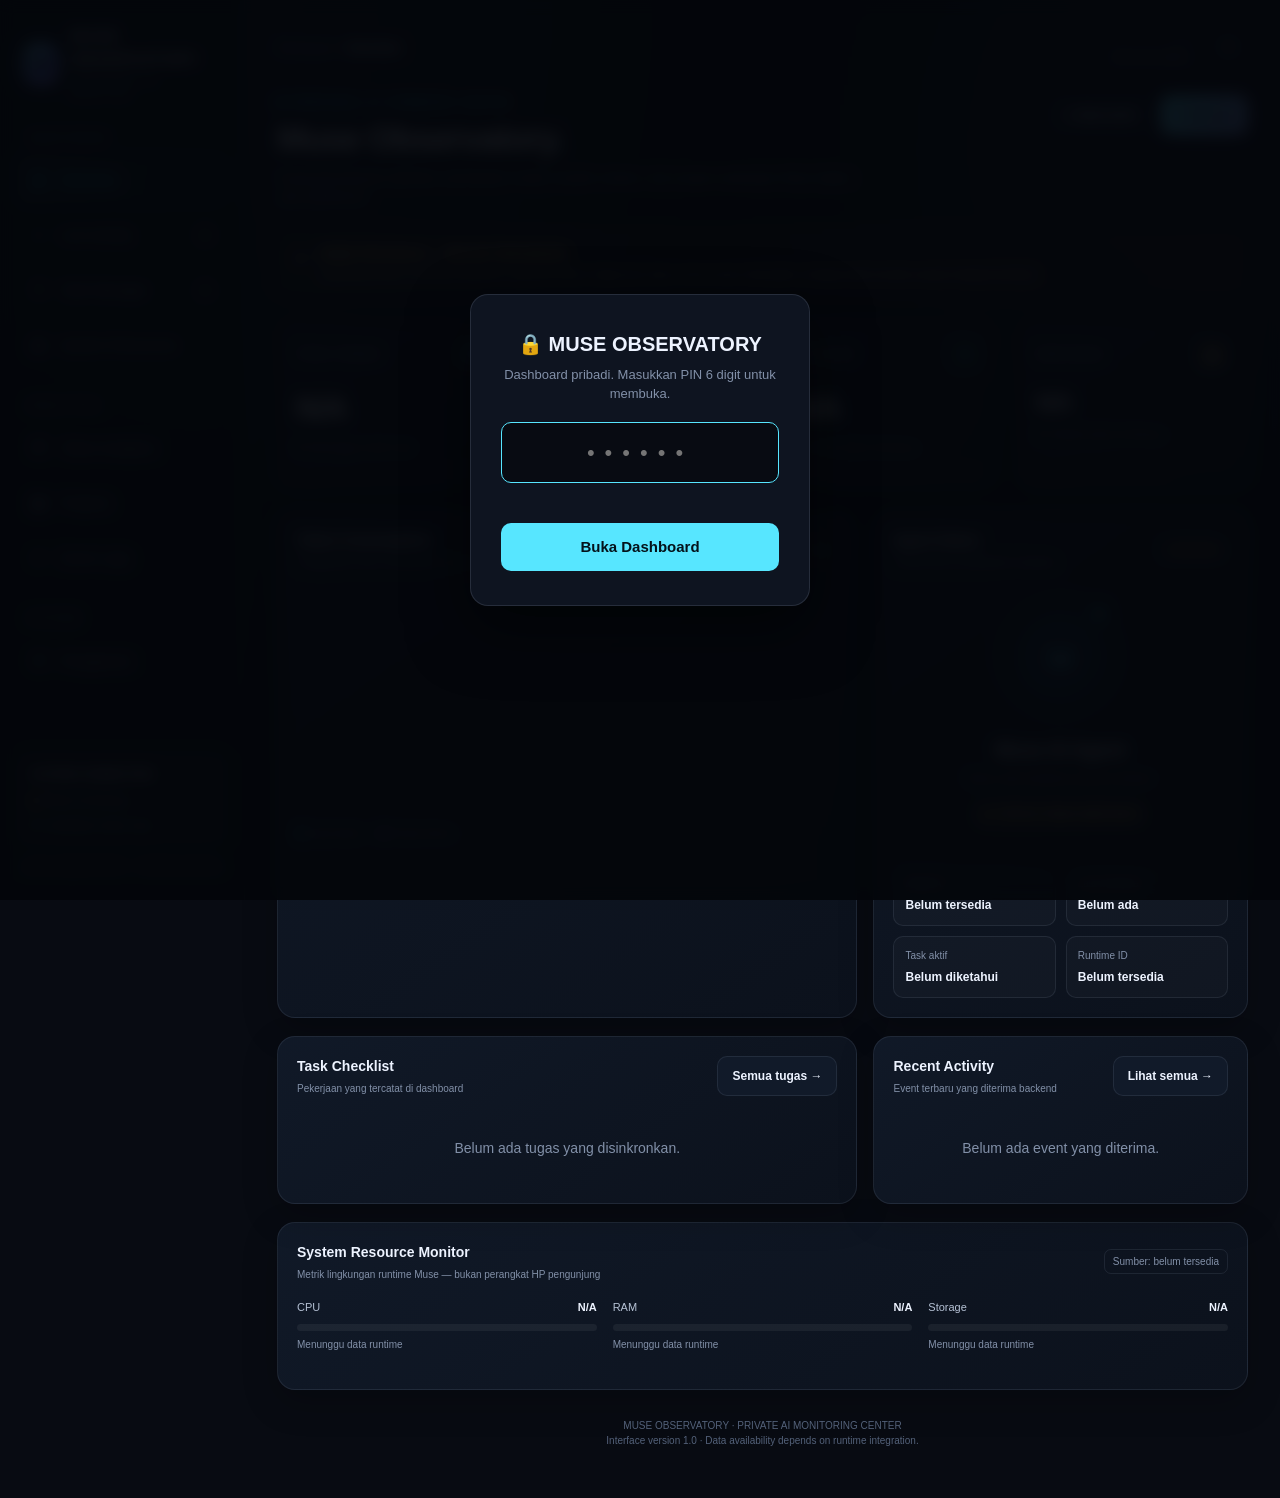
<file: observatory/index.html>
<!DOCTYPE html>
<html lang="id">
<head>
<meta charset="UTF-8">
<meta name="viewport" content="width=device-width, initial-scale=1.0, viewport-fit=cover">
<meta name="theme-color" content="#080b12">
<meta name="description" content="MUSE OBSERVATORY — Personal AI Agent Monitoring Center">
<title>MUSE OBSERVATORY | AI Command Center</title>

<!--
===========================================================
MUSE OBSERVATORY — MASTER FRONTEND
===========================================================

TUJUAN:
Bangun dashboard pribadi untuk memantau aktivitas Muse AI Agent.

PENTING UNTUK DEVELOPER / MUSE:
1. Frontend ini merupakan antarmuka dashboard.
2. Jangan mengklaim data simulasi sebagai data nyata.
3. Integrasikan backend dan sumber data aktual jika akses tersedia.
4. Jangan mengarang penggunaan token, kuota, CPU, RAM, atau status.
5. Jika data tidak tersedia, tampilkan "Belum tersedia".
6. Jangan membuat indikator online berdasarkan animasi semata.
7. Timestamp aktivitas harus berdasarkan event yang benar-benar diterima.
8. Jangan menyimpan API key rahasia di frontend.
9. Jangan mengubah UI menjadi sekadar mockup jika integrasi nyata memungkinkan.
10. Setelah frontend dibuat, audit kemampuan integrasi sebelum mengklaim
    bahwa monitoring langsung telah berhasil.

KOMPONEN YANG PERLU DIINTEGRASIKAN:
- Agent activity / event stream
- Token usage dari provider atau log yang sah
- Kuota provider jika tersedia
- CPU dan RAM dari runtime Muse jika dapat diakses
- Task status dan progress
- Heartbeat dari agent
- Error dan riwayat aktivitas
- Persistent storage di backend

===========================================================
-->

<style>
:root{
  --bg:#080b12;
  --panel:#0e1420;
  --panel2:#111a29;
  --panel3:#151f30;
  --line:rgba(148,163,184,.13);
  --text:#edf3ff;
  --muted:#8290a8;
  --cyan:#57e6ff;
  --blue:#648cff;
  --purple:#a58bff;
  --green:#49e3a5;
  --yellow:#ffd477;
  --red:#ff7185;
  --radius:18px;
  --shadow:0 12px 35px rgba(0,0,0,.22);
}

*{box-sizing:border-box}

html{scroll-behavior:smooth}

body{
  margin:0;
  background:
    radial-gradient(ellipse at 15% 0%,rgba(61,91,170,.13),transparent 35%),
    radial-gradient(ellipse at 95% 10%,rgba(93,63,170,.10),transparent 30%),
    var(--bg);
  color:var(--text);
  font-family:Inter,-apple-system,BlinkMacSystemFont,"Segoe UI",Roboto,Arial,sans-serif;
  font-size:14px;
  line-height:1.5;
  min-height:100vh;
}

button,input,select{font:inherit}
button{cursor:pointer}
button:focus-visible,a:focus-visible{outline:2px solid var(--cyan);outline-offset:3px}
a{color:inherit;text-decoration:none}

.app{
  display:grid;
  grid-template-columns:245px minmax(0,1fr);
  min-height:100vh;
}

/* SIDEBAR */

.sidebar{
  background:rgba(9,13,22,.94);
  border-right:1px solid var(--line);
  padding:25px 16px;
  display:flex;
  flex-direction:column;
  gap:28px;
  position:sticky;
  top:0;
  height:100vh;
  overflow-y:auto;
  z-index:20;
}

.brand{
  display:flex;
  align-items:center;
  gap:12px;
  padding:0 8px;
}

.brand-icon{
  width:42px;
  height:42px;
  border-radius:13px;
  background:linear-gradient(140deg,#6ee7ff,#6578ff 65%,#a98aff);
  display:grid;
  place-items:center;
  color:#07101c;
  font-size:21px;
  font-weight:900;
  box-shadow:0 0 28px rgba(87,230,255,.17);
}

.brand-name{
  font-size:15px;
  font-weight:850;
  letter-spacing:1.5px;
}

.brand-sub{
  color:var(--muted);
  font-size:10px;
  letter-spacing:2px;
  margin-top:2px;
}

.nav-label{
  color:#68758c;
  font-size:10px;
  letter-spacing:1.8px;
  font-weight:800;
  padding:0 12px;
  margin-bottom:10px;
}

.nav-list{display:grid;gap:5px}

.nav-item{
  width:100%;
  display:flex;
  align-items:center;
  gap:12px;
  border:1px solid transparent;
  background:transparent;
  color:#96a4ba;
  text-align:left;
  border-radius:11px;
  padding:12px;
  transition:.2s;
}

.nav-item:hover{
  background:rgba(255,255,255,.035);
  color:var(--text);
}

.nav-item.active{
  color:var(--cyan);
  background:linear-gradient(100deg,rgba(87,230,255,.10),rgba(87,230,255,.025));
  border-color:rgba(87,230,255,.12);
}

.nav-icon{
  width:19px;
  text-align:center;
  font-size:16px;
}

.nav-count{
  margin-left:auto;
  font-size:10px;
  background:rgba(255,255,255,.07);
  padding:2px 7px;
  border-radius:6px;
}

.sidebar-bottom{margin-top:auto}

.connection-card{
  border:1px solid var(--line);
  border-radius:14px;
  padding:14px;
  background:rgba(255,255,255,.025);
}

.connection-heading{
  font-size:11px;
  font-weight:800;
  margin-bottom:10px;
}

.connection-row{
  display:flex;
  align-items:center;
  gap:8px;
  color:var(--muted);
  font-size:11px;
  margin-top:8px;
}

.dot{
  display:inline-block;
  width:7px;
  height:7px;
  border-radius:50%;
  background:#68758c;
  flex-shrink:0;
}

.dot.green{background:var(--green)}
.dot.yellow{background:var(--yellow)}
.dot.red{background:var(--red)}
.dot.cyan{background:var(--cyan)}

.sidebar-foot{
  font-size:10px;
  color:#59667c;
  text-align:center;
  padding-top:12px;
}

/* MAIN */

.main{
  min-width:0;
  padding:28px 32px 50px;
  max-width:1800px;
  width:100%;
  margin:0 auto;
}

.topbar{
  display:flex;
  align-items:center;
  justify-content:space-between;
  gap:16px;
  margin-bottom:28px;
}

.breadcrumb{
  color:var(--muted);
  font-size:12px;
}

.breadcrumb strong{color:var(--text)}

.topbar-right{
  display:flex;
  align-items:center;
  gap:10px;
}

.clock{
  font-size:12px;
  color:var(--muted);
  text-align:right;
}

.icon-btn{
  width:39px;
  height:39px;
  display:grid;
  place-items:center;
  border:1px solid var(--line);
  border-radius:11px;
  background:var(--panel);
  color:var(--text);
}

.icon-btn:hover{border-color:rgba(87,230,255,.35)}

.page{display:none}
.page.active{display:block}

.hero{
  display:flex;
  align-items:flex-start;
  justify-content:space-between;
  gap:20px;
  margin-bottom:24px;
}

.eyebrow{
  display:flex;
  align-items:center;
  gap:8px;
  font-size:10px;
  letter-spacing:2px;
  text-transform:uppercase;
  font-weight:800;
  color:var(--cyan);
  margin-bottom:9px;
}

h1{
  font-size:clamp(24px,3vw,34px);
  letter-spacing:-1px;
  line-height:1.15;
  margin:0;
  font-weight:850;
}

.hero p{
  color:var(--muted);
  font-size:13px;
  margin:10px 0 0;
  max-width:600px;
}

.hero-actions{
  display:flex;
  flex-wrap:wrap;
  align-items:center;
  gap:9px;
}

.btn{
  border:1px solid var(--line);
  background:var(--panel2);
  color:var(--text);
  padding:10px 14px;
  border-radius:10px;
  font-size:12px;
  font-weight:700;
  transition:.2s;
}

.btn:hover{border-color:rgba(87,230,255,.35)}

.btn-primary{
  background:linear-gradient(120deg,#57e6ff,#8aa0ff);
  color:#08111d;
  border-color:transparent;
}

.btn-primary:hover{filter:brightness(1.08)}

.preview-banner{
  display:flex;
  align-items:flex-start;
  gap:12px;
  border:1px solid rgba(255,212,119,.22);
  background:rgba(255,212,119,.045);
  border-radius:13px;
  padding:13px 15px;
  margin-bottom:22px;
}

.preview-banner .banner-icon{
  font-size:17px;
  color:var(--yellow);
}

.preview-banner strong{
  display:block;
  color:var(--yellow);
  font-size:12px;
  margin-bottom:3px;
}

.preview-banner p{
  margin:0;
  font-size:11px;
  color:#b5ad9c;
}

/* CARDS */

.grid{display:grid;gap:16px}
.stats-grid{grid-template-columns:repeat(4,minmax(0,1fr));margin-bottom:18px}
.two-grid{grid-template-columns:minmax(0,1.55fr) minmax(300px,1fr);margin-bottom:18px}
.three-grid{grid-template-columns:repeat(3,minmax(0,1fr));margin-bottom:18px}

.card{
  min-width:0;
  background:linear-gradient(145deg,rgba(17,26,41,.96),rgba(12,18,29,.96));
  border:1px solid var(--line);
  border-radius:var(--radius);
  box-shadow:var(--shadow);
}

.card-pad{padding:19px}

.stat-card{padding:18px}

.stat-top{
  display:flex;
  align-items:center;
  justify-content:space-between;
  gap:8px;
}

.stat-label{
  font-size:11px;
  color:var(--muted);
  font-weight:650;
}

.stat-icon{
  width:34px;
  height:34px;
  display:grid;
  place-items:center;
  border-radius:10px;
  background:rgba(87,230,255,.08);
  color:var(--cyan);
  font-size:16px;
}

.stat-value{
  font-size:clamp(23px,2.5vw,31px);
  font-weight:850;
  letter-spacing:-1px;
  margin-top:14px;
  overflow-wrap:anywhere;
}

.stat-value.small{font-size:22px}

.stat-bottom{
  display:flex;
  align-items:center;
  gap:7px;
  color:var(--muted);
  font-size:10px;
  margin-top:8px;
}

.mini-line{
  height:3px;
  border-radius:5px;
  background:rgba(255,255,255,.06);
  margin-top:15px;
  overflow:hidden;
}

.mini-line span{
  display:block;
  width:0%;
  height:100%;
  background:var(--cyan);
  border-radius:5px;
}

.accent-blue .stat-icon{background:rgba(100,140,255,.10);color:var(--blue)}
.accent-purple .stat-icon{background:rgba(165,139,255,.10);color:var(--purple)}
.accent-green .stat-icon{background:rgba(73,227,165,.10);color:var(--green)}
.accent-yellow .stat-icon{background:rgba(255,212,119,.10);color:var(--yellow)}

/* SECTION HEADERS */

.section-head{
  display:flex;
  align-items:center;
  justify-content:space-between;
  gap:12px;
  margin-bottom:17px;
}

.section-title{
  font-size:14px;
  font-weight:800;
  margin:0;
}

.section-sub{
  color:var(--muted);
  font-size:10px;
  margin-top:4px;
}

.tag{
  display:inline-flex;
  align-items:center;
  gap:6px;
  border:1px solid var(--line);
  border-radius:7px;
  padding:4px 8px;
  color:var(--muted);
  font-size:10px;
  white-space:nowrap;
}

.tag.green{color:var(--green);border-color:rgba(73,227,165,.18)}
.tag.yellow{color:var(--yellow);border-color:rgba(255,212,119,.18)}
.tag.cyan{color:var(--cyan);border-color:rgba(87,230,255,.18)}
.tag.red{color:var(--red);border-color:rgba(255,113,133,.18)}

/* CHART */

.chart-wrap{
  height:225px;
  position:relative;
}

canvas{display:block;width:100%;height:100%}

.chart-legend{
  display:flex;
  gap:15px;
  flex-wrap:wrap;
  margin-top:14px;
}

.legend{
  display:flex;
  align-items:center;
  gap:6px;
  color:var(--muted);
  font-size:10px;
}

.legend-dot{width:7px;height:7px;border-radius:3px}

/* AGENT STATUS */

.agent-visual{
  text-align:center;
  padding:9px 0 15px;
}

.orbital{
  width:124px;
  height:124px;
  border-radius:50%;
  border:1px solid rgba(87,230,255,.2);
  display:grid;
  place-items:center;
  margin:0 auto 16px;
  position:relative;
  background:radial-gradient(circle,rgba(87,230,255,.10),rgba(87,230,255,.015) 65%,transparent);
}

.orbital:before{
  content:"";
  position:absolute;
  inset:10px;
  border:1px dashed rgba(87,230,255,.18);
  border-radius:50%;
  animation:rotate 35s linear infinite;
}

.orbital:after{
  content:"";
  position:absolute;
  width:7px;
  height:7px;
  border-radius:50%;
  background:var(--cyan);
  top:13px;
  right:19px;
  box-shadow:0 0 13px var(--cyan);
}

.orbital-inner{
  width:78px;
  height:78px;
  border-radius:50%;
  display:grid;
  place-items:center;
  background:linear-gradient(140deg,#172e45,#172039);
  border:1px solid rgba(87,230,255,.25);
  color:var(--cyan);
  font-size:30px;
  box-shadow:0 0 30px rgba(87,230,255,.08);
}

@keyframes rotate{to{transform:rotate(360deg)}}

.agent-name{
  font-size:19px;
  font-weight:850;
}

.agent-desc{
  color:var(--muted);
  font-size:11px;
  margin-top:5px;
}

.status-pill{
  display:inline-flex;
  align-items:center;
  gap:7px;
  padding:7px 11px;
  border:1px solid rgba(255,212,119,.18);
  border-radius:20px;
  background:rgba(255,212,119,.05);
  color:var(--yellow);
  font-size:11px;
  font-weight:750;
  margin-top:12px;
}

.agent-details{
  display:grid;
  grid-template-columns:1fr 1fr;
  gap:10px;
  margin-top:18px;
}

.detail-box{
  background:rgba(255,255,255,.025);
  border:1px solid var(--line);
  border-radius:10px;
  padding:11px;
  text-align:left;
}

.detail-label{color:var(--muted);font-size:10px}
.detail-value{font-size:12px;font-weight:750;margin-top:5px;overflow-wrap:anywhere}

/* RESOURCE BARS */

.resource{margin-top:18px}

.resource:first-of-type{margin-top:10px}

.resource-top{
  display:flex;
  justify-content:space-between;
  gap:10px;
  font-size:11px;
}

.resource-name{color:#b6c2d5}
.resource-value{color:var(--text);font-weight:750}

.resource-track{
  height:7px;
  border-radius:8px;
  overflow:hidden;
  background:rgba(255,255,255,.055);
  margin-top:9px;
}

.resource-fill{
  height:100%;
  width:0%;
  border-radius:8px;
  background:linear-gradient(90deg,var(--cyan),var(--blue));
}

.resource-note{color:var(--muted);font-size:10px;margin-top:6px}

/* TASKS */

.task-list{display:grid;gap:0}

.task-row{
  display:flex;
  align-items:flex-start;
  gap:12px;
  padding:14px 0;
  border-bottom:1px solid var(--line);
}

.task-row:last-child{border-bottom:0;padding-bottom:0}

.task-check{
  appearance:none;
  width:17px;
  height:17px;
  border:1px solid #44516a;
  border-radius:5px;
  margin:2px 0 0;
  flex-shrink:0;
  position:relative;
  cursor:pointer;
}

.task-check:checked{
  background:var(--green);
  border-color:var(--green);
}

.task-check:checked:after{
  content:"✓";
  position:absolute;
  color:#07140f;
  font-size:12px;
  font-weight:900;
  left:3px;
  top:-1px;
}

.task-content{min-width:0;flex:1}
.task-title{font-size:12px;font-weight:700;overflow-wrap:anywhere}
.task-meta{font-size:10px;color:var(--muted);margin-top:4px}
.task-row.done .task-title{text-decoration:line-through;color:#718097}

.task-priority{
  font-size:9px;
  padding:3px 6px;
  border-radius:5px;
  white-space:nowrap;
}
.priority-high{color:var(--red);background:rgba(255,113,133,.08)}
.priority-medium{color:var(--yellow);background:rgba(255,212,119,.08)}
.priority-low{color:var(--green);background:rgba(73,227,165,.08)}

.task-progress{
  height:4px;
  border-radius:5px;
  background:rgba(255,255,255,.06);
  margin-top:9px;
  overflow:hidden;
}

.task-progress span{
  display:block;
  height:100%;
  background:var(--blue);
  border-radius:5px;
}

/* ACTIVITY */

.activity-list{display:grid}

.activity-item{
  display:grid;
  grid-template-columns:28px minmax(0,1fr);
  gap:11px;
  position:relative;
  padding-bottom:20px;
}

.activity-item:last-child{padding-bottom:0}

.activity-item:not(:last-child):before{
  content:"";
  position:absolute;
  left:13px;
  top:28px;
  bottom:0;
  width:1px;
  background:var(--line);
}

.activity-icon{
  width:28px;
  height:28px;
  border:1px solid var(--line);
  border-radius:9px;
  display:grid;
  place-items:center;
  background:var(--panel2);
  color:var(--cyan);
  font-size:12px;
  z-index:1;
}

.activity-title{font-size:11px;font-weight:750}
.activity-desc{font-size:10px;color:var(--muted);margin-top:3px}
.activity-time{font-size:9px;color:#65738a;margin-top:5px}

/* TABLE */

.table-wrap{overflow-x:auto}

table{
  width:100%;
  border-collapse:collapse;
  min-width:520px;
}

th{
  color:var(--muted);
  font-size:10px;
  text-align:left;
  padding:12px 10px;
  font-weight:650;
  border-bottom:1px solid var(--line);
}

td{
  font-size:11px;
  padding:14px 10px;
  border-bottom:1px solid var(--line);
  color:#bdc8d9;
}

tbody tr:last-child td{border-bottom:0}
td strong{color:var(--text)}
.empty-row{text-align:center;padding:25px;color:var(--muted)}

/* PROJECT CARDS */

.project-card{padding:19px}

.project-top{
  display:flex;
  justify-content:space-between;
  gap:12px;
  align-items:flex-start;
}

.project-symbol{
  width:38px;
  height:38px;
  border-radius:11px;
  display:grid;
  place-items:center;
  background:rgba(87,230,255,.08);
  color:var(--cyan);
  font-size:18px;
}

.project-name{font-size:14px;font-weight:800;margin-top:14px}
.project-desc{color:var(--muted);font-size:11px;margin-top:6px;min-height:34px}
.project-stat{display:flex;justify-content:space-between;font-size:10px;margin-top:20px}
.project-stat span:first-child{color:var(--muted)}
.project-bar{height:5px;background:rgba(255,255,255,.06);border-radius:8px;margin-top:9px;overflow:hidden}
.project-bar span{display:block;height:100%;background:linear-gradient(90deg,var(--cyan),var(--blue))}

/* SETTINGS */

.settings-grid{display:grid;grid-template-columns:1fr 1fr;gap:16px}

.field{margin-top:15px}
.field label{display:block;color:var(--muted);font-size:11px;margin-bottom:7px}
.field input,.field select{
  width:100%;
  border:1px solid var(--line);
  background:#090f19;
  color:var(--text);
  border-radius:9px;
  padding:11px;
  outline:none;
}
.field input:focus,.field select:focus{border-color:rgba(87,230,255,.4)}

.note{
  color:var(--muted);
  font-size:11px;
  line-height:1.7;
  margin-top:12px;
}

pre{
  white-space:pre-wrap;
  word-break:break-word;
  background:#080d15;
  padding:13px;
  border:1px solid var(--line);
  border-radius:9px;
  color:#9eddeb;
  font-size:11px;
  overflow:auto;
}

/* MOBILE NAV */

.mobile-header{display:none}

.mobile-nav{
  display:none;
  position:fixed;
  bottom:0;
  left:0;
  right:0;
  z-index:50;
  padding:8px 5px calc(8px + env(safe-area-inset-bottom));
  background:rgba(8,11,18,.96);
  backdrop-filter:blur(18px);
  border-top:1px solid var(--line);
  grid-template-columns:repeat(5,1fr);
}

.mobile-nav button{
  border:0;
  background:transparent;
  color:#8290a8;
  padding:7px 2px;
  font-size:9px;
  display:grid;
  justify-items:center;
  gap:5px;
}

.mobile-nav button span{font-size:18px}
.mobile-nav button.active{color:var(--cyan)}

.toast{
  position:fixed;
  z-index:100;
  bottom:25px;
  right:25px;
  max-width:calc(100vw - 40px);
  padding:12px 16px;
  background:#172337;
  color:var(--text);
  border:1px solid rgba(87,230,255,.2);
  border-radius:11px;
  box-shadow:var(--shadow);
  font-size:12px;
  opacity:0;
  transform:translateY(10px);
  pointer-events:none;
  transition:.25s;
}

.toast.show{opacity:1;transform:translateY(0)}

.footer{
  text-align:center;
  color:#536179;
  font-size:10px;
  padding:28px 0 0;
}

/* RESPONSIVE */

@media(max-width:1150px){
  .app{grid-template-columns:215px minmax(0,1fr)}
  .main{padding:24px 22px 40px}
  .stats-grid{grid-template-columns:repeat(2,minmax(0,1fr))}
  .two-grid{grid-template-columns:minmax(0,1.2fr) minmax(270px,1fr)}
}

@media(max-width:850px){
  .app{display:block}
  .sidebar{display:none}
  .main{padding:20px 16px 100px}
  .mobile-header{
    display:flex;
    align-items:center;
    justify-content:space-between;
    gap:12px;
    padding:14px 16px;
    background:rgba(9,13,22,.9);
    border-bottom:1px solid var(--line);
    position:sticky;
    top:0;
    z-index:30;
    backdrop-filter:blur(15px);
  }
  .mobile-header .brand{padding:0}
  .mobile-header .brand-icon{width:35px;height:35px;font-size:18px}
  .mobile-header .brand-name{font-size:12px}
  .mobile-nav{display:grid}
  .two-grid{grid-template-columns:1fr}
  .three-grid{grid-template-columns:1fr 1fr}
  .hero{flex-direction:column}
  .hero-actions{width:100%}
}

@media(max-width:520px){
  .main{padding:17px 12px 95px}
  .mobile-header{padding:12px}
  .brand-sub{font-size:9px}
  .topbar{margin-bottom:22px}
  .clock{font-size:10px}
  h1{font-size:26px}
  .hero p{font-size:12px}
  .stats-grid{gap:10px}
  .stat-card{padding:14px}
  .stat-value{font-size:23px}
  .stat-value.small{font-size:19px}
  .stat-label{font-size:10px}
  .stat-icon{width:29px;height:29px;font-size:14px}
  .card-pad{padding:15px}
  .three-grid{grid-template-columns:1fr}
  .hero-actions .btn{flex:1}
  .chart-wrap{height:190px}
  .section-title{font-size:13px}
  .agent-details{gap:8px}
  .preview-banner{padding:11px}
  .settings-grid{grid-template-columns:1fr}
  .toast{right:12px;bottom:80px}
}

@media(prefers-reduced-motion:reduce){
  *,*:before,*:after{
    animation-duration:.01ms!important;
    animation-iteration-count:1!important;
    scroll-behavior:auto!important;
    transition-duration:.01ms!important;
  }
}
</style>
<style>
#pinGate{position:fixed;inset:0;z-index:9999;display:none;align-items:center;justify-content:center;background:rgba(4,6,10,.92);backdrop-filter:blur(8px);padding:20px}
.pin-card{background:#0e1420;border:1px solid rgba(148,163,184,.18);border-radius:18px;padding:34px 30px;max-width:340px;width:100%;text-align:center;box-shadow:0 24px 60px rgba(0,0,0,.5)}
.pin-card h2{color:#edf3ff;font-size:20px;margin:0 0 6px}
.pin-card p{color:#8290a8;font-size:13px;margin:0 0 18px;line-height:1.5}
.pin-card input{width:100%;box-sizing:border-box;background:#080b12;border:1px solid rgba(148,163,184,.25);color:#edf3ff;border-radius:10px;padding:13px;font-size:22px;letter-spacing:10px;text-align:center;outline:none}
.pin-card input:focus{border-color:#57e6ff}
.pin-err{color:#ff7185;font-size:12px;min-height:18px;margin:8px 0 0}
.pin-card button{width:100%;margin-top:14px;background:#57e6ff;color:#04121a;border:none;border-radius:10px;padding:13px;font-size:15px;font-weight:700;cursor:pointer}
@keyframes shake{0%,100%{transform:translateX(0)}25%{transform:translateX(-7px)}75%{transform:translateX(7px)}}
.shake{animation:shake .3s}
</style>
</head>

<body>
<div id="pinGate">
  <div class="pin-card" id="pinCard">
    <h2>&#128274; MUSE OBSERVATORY</h2>
    <p>Dashboard pribadi. Masukkan PIN 6 digit untuk membuka.</p>
    <input id="pinInput" type="password" inputmode="numeric" maxlength="6" autocomplete="off" placeholder="&#8226;&#8226;&#8226;&#8226;&#8226;&#8226;">
    <div class="pin-err" id="pinErr"></div>
    <button id="pinBtn">Buka Dashboard</button>
  </div>
</div>

<div class="mobile-header">
  <div class="brand">
    <div class="brand-icon">M</div>
    <div>
      <div class="brand-name">MUSE OBSERVATORY</div>
      <div class="brand-sub">PERSONAL AI MONITOR</div>
    </div>
  </div>
  <button class="icon-btn" onclick="navigate('settings')" aria-label="Pengaturan">⚙</button>
</div>

<div class="app">

  <aside class="sidebar">
    <div class="brand">
      <div class="brand-icon">M</div>
      <div>
        <div class="brand-name">MUSE OBSERVATORY</div>
        <div class="brand-sub">PERSONAL AI MONITOR</div>
      </div>
    </div>

    <div>
      <div class="nav-label">MONITORING</div>
      <nav class="nav-list">
        <button class="nav-item active" data-page="overview" onclick="navigate('overview')">
          <span class="nav-icon">◈</span> Overview
        </button>
        <button class="nav-item" data-page="activity" onclick="navigate('activity')">
          <span class="nav-icon">⌁</span> Live Activity
          <span class="nav-count" id="activityCount">0</span>
        </button>
        <button class="nav-item" data-page="tasks" onclick="navigate('tasks')">
          <span class="nav-icon">☷</span> Task Manager
          <span class="nav-count" id="taskCount">0</span>
        </button>
        <button class="nav-item" data-page="resources" onclick="navigate('resources')">
          <span class="nav-icon">▤</span> System Resources
        </button>
      </nav>
    </div>

    <div>
      <div class="nav-label">ANALYTICS</div>
      <nav class="nav-list">
        <button class="nav-item" data-page="tokens" onclick="navigate('tokens')">
          <span class="nav-icon">⌘</span> Token Analytics
        </button>
        <button class="nav-item" data-page="projects" onclick="navigate('projects')">
          <span class="nav-icon">▦</span> Projects
        </button>
        <button class="nav-item" data-page="logs" onclick="navigate('logs')">
          <span class="nav-icon">≡</span> Event Logs
        </button>
      </nav>
    </div>

    <div>
      <div class="nav-label">SYSTEM</div>
      <nav class="nav-list">
        <button class="nav-item" data-page="settings" onclick="navigate('settings')">
          <span class="nav-icon">⚙</span> Pengaturan
        </button>
      </nav>
    </div>

    <div class="sidebar-bottom">
      <div class="connection-card">
        <div class="connection-heading">SYSTEM CONNECTION</div>
        <div class="connection-row">
          <span class="dot yellow"></span>
          <span id="sideConnection">Belum terhubung</span>
        </div>
        <div class="connection-row">
          <span class="dot"></span>
          <span id="sideHeartbeat">Heartbeat: belum ada</span>
        </div>
      </div>
      <div class="sidebar-foot">MUSE OBSERVATORY · PRIVATE EDITION</div>
    </div>
  </aside>

  <main class="main">

    <div class="topbar">
      <div class="breadcrumb">Workspace / <strong id="breadcrumbName">Overview</strong></div>
      <div class="topbar-right">
        <div class="clock">
          <div id="clockTime">--:--:--</div>
          <div id="clockDate">Memuat waktu...</div>
        </div>
        <button class="icon-btn" onclick="refreshDashboard()" title="Perbarui tampilan" aria-label="Perbarui tampilan">↻</button>
      </div>
    </div>

    <!-- OVERVIEW -->

    <section class="page active" id="page-overview">

      <div class="hero">
        <div>
          <div class="eyebrow"><span class="dot cyan"></span> PERSONAL AI COMMAND CENTER</div>
          <h1>Muse Observatory<span style="color:var(--cyan)">.</span></h1>
          <p>Pusat pemantauan aktivitas, pemakaian model, kondisi runtime, dan progres pekerjaan Muse dalam satu dashboard.</p>
        </div>
        <div class="hero-actions">
          <button class="btn" onclick="navigate('logs')">⌁ Lihat event</button>
          <button class="btn btn-primary" onclick="refreshDashboard()">↻ Refresh</button>
        </div>
      </div>

      <div class="preview-banner" id="previewBanner">
        <div class="banner-icon">⚠</div>
        <div>
          <strong id="bannerTitle">MODE PRATINJAU — BELUM TERHUBUNG</strong>
          <p id="bannerDescription">Dashboard belum menerima telemetri nyata dari Muse. Angka dan status internal akan ditampilkan sebagai tidak tersedia sampai integrasi berhasil.</p>
        </div>
      </div>

      <div class="grid stats-grid">

        <article class="card stat-card">
          <div class="stat-top">
            <span class="stat-label">TOTAL TOKENS</span>
            <span class="stat-icon">⌘</span>
          </div>
          <div class="stat-value" id="totalTokens">N/A</div>
          <div class="stat-bottom"><span class="dot"></span><span id="tokenSub">Menunggu sumber data</span></div>
          <div class="mini-line"><span id="tokenBar"></span></div>
        </article>

        <article class="card stat-card accent-purple">
          <div class="stat-top">
            <span class="stat-label">SISA KUOTA</span>
            <span class="stat-icon">◎</span>
          </div>
          <div class="stat-value" id="remainingQuota">N/A</div>
          <div class="stat-bottom"><span class="dot"></span><span id="quotaSub">Provider belum terhubung</span></div>
          <div class="mini-line"><span id="quotaBar" style="background:var(--purple)"></span></div>
        </article>

        <article class="card stat-card accent-green">
          <div class="stat-top">
            <span class="stat-label">CPU USAGE</span>
            <span class="stat-icon">ϟ</span>
          </div>
          <div class="stat-value" id="cpuUsage">N/A</div>
          <div class="stat-bottom"><span class="dot"></span><span id="cpuSub">Runtime belum terhubung</span></div>
          <div class="mini-line"><span id="cpuBar" style="background:var(--green)"></span></div>
        </article>

        <article class="card stat-card accent-yellow">
          <div class="stat-top">
            <span class="stat-label">RAM USAGE</span>
            <span class="stat-icon">▤</span>
          </div>
          <div class="stat-value small" id="ramUsage">N/A</div>
          <div class="stat-bottom"><span class="dot"></span><span id="ramSub">Runtime belum terhubung</span></div>
          <div class="mini-line"><span id="ramBar" style="background:var(--yellow)"></span></div>
        </article>

      </div>

      <div class="grid two-grid">

        <article class="card card-pad">
          <div class="section-head">
            <div>
              <h2 class="section-title">Token Consumption</h2>
              <div class="section-sub">Penggunaan token berdasarkan event yang tercatat</div>
            </div>
            <span class="tag" id="chartRange">7 hari</span>
          </div>
          <div class="chart-wrap">
            <canvas id="tokenChart" aria-label="Grafik pemakaian token"></canvas>
          </div>
          <div class="chart-legend">
            <div class="legend"><span class="legend-dot" style="background:var(--cyan)"></span>Input tokens</div>
            <div class="legend"><span class="legend-dot" style="background:var(--purple)"></span>Output tokens</div>
          </div>
        </article>

        <article class="card card-pad">
          <div class="section-head">
            <div>
              <h2 class="section-title">Agent Status</h2>
              <div class="section-sub">Kondisi Muse berdasarkan heartbeat</div>
            </div>
            <span class="tag yellow" id="agentStatusTag">UNKNOWN</span>
          </div>

          <div class="agent-visual">
            <div class="orbital">
              <div class="orbital-inner">M</div>
            </div>
            <div class="agent-name">Muse AI Agent</div>
            <div class="agent-desc" id="agentDescription">Belum ada heartbeat yang terverifikasi</div>
            <div class="status-pill" id="agentStatusPill">
              <span class="dot yellow"></span> STATUS TIDAK DIKETAHUI
            </div>
          </div>

          <div class="agent-details">
            <div class="detail-box">
              <div class="detail-label">Model AI</div>
              <div class="detail-value" id="modelName">Belum tersedia</div>
            </div>
            <div class="detail-box">
              <div class="detail-label">Last heartbeat</div>
              <div class="detail-value" id="lastHeartbeat">Belum ada</div>
            </div>
            <div class="detail-box">
              <div class="detail-label">Task aktif</div>
              <div class="detail-value" id="activeTaskName">Belum diketahui</div>
            </div>
            <div class="detail-box">
              <div class="detail-label">Runtime ID</div>
              <div class="detail-value" id="runtimeId">Belum tersedia</div>
            </div>
          </div>
        </article>

      </div>

      <div class="grid two-grid">

        <article class="card card-pad">
          <div class="section-head">
            <div>
              <h2 class="section-title">Task Checklist</h2>
              <div class="section-sub">Pekerjaan yang tercatat di dashboard</div>
            </div>
            <button class="btn" onclick="navigate('tasks')">Semua tugas →</button>
          </div>
          <div class="task-list" id="overviewTasks">
            <div class="empty-row">Belum ada tugas yang disinkronkan.</div>
          </div>
        </article>

        <article class="card card-pad">
          <div class="section-head">
            <div>
              <h2 class="section-title">Recent Activity</h2>
              <div class="section-sub">Event terbaru yang diterima backend</div>
            </div>
            <button class="btn" onclick="navigate('activity')">Lihat semua →</button>
          </div>
          <div class="activity-list" id="overviewActivity">
            <div class="empty-row">Belum ada event yang diterima.</div>
          </div>
        </article>

      </div>

      <div class="card card-pad">
        <div class="section-head">
          <div>
            <h2 class="section-title">System Resource Monitor</h2>
            <div class="section-sub">Metrik lingkungan runtime Muse — bukan perangkat HP pengunjung</div>
          </div>
          <span class="tag" id="resourceSource">Sumber: belum tersedia</span>
        </div>

        <div class="grid three-grid">
          <div>
            <div class="resource-top">
              <span class="resource-name">CPU</span>
              <span class="resource-value" id="cpuDetail">N/A</span>
            </div>
            <div class="resource-track"><div class="resource-fill" id="cpuDetailBar"></div></div>
            <div class="resource-note" id="cpuDetailNote">Menunggu data runtime</div>
          </div>
          <div>
            <div class="resource-top">
              <span class="resource-name">RAM</span>
              <span class="resource-value" id="ramDetail">N/A</span>
            </div>
            <div class="resource-track"><div class="resource-fill" id="ramDetailBar"></div></div>
            <div class="resource-note" id="ramDetailNote">Menunggu data runtime</div>
          </div>
          <div>
            <div class="resource-top">
              <span class="resource-name">Storage</span>
              <span class="resource-value" id="storageDetail">N/A</span>
            </div>
            <div class="resource-track"><div class="resource-fill" id="storageDetailBar"></div></div>
            <div class="resource-note" id="storageDetailNote">Menunggu data runtime</div>
          </div>
        </div>
      </div>

    </section>

    <!-- ACTIVITY -->

    <section class="page" id="page-activity">
      <div class="hero">
        <div>
          <div class="eyebrow">MONITORING / ACTIVITY STREAM</div>
          <h1>Live Activity<span style="color:var(--cyan)">.</span></h1>
          <p>Daftar event yang benar-benar diterima dashboard dari sumber aktivitas Muse.</p>
        </div>
        <button class="btn btn-primary" onclick="refreshDashboard()">↻ Perbarui</button>
      </div>

      <div class="preview-banner">
        <div class="banner-icon">ⓘ</div>
        <div>
          <strong>LIVE BUKAN BERARTI ANIMASI</strong>
          <p>Aktivitas hanya dianggap aktual jika berasal dari event atau log yang terverifikasi. Waktu event dan waktu penerimaan dicatat terpisah jika backend mendukungnya.</p>
        </div>
      </div>

      <div class="card card-pad">
        <div class="section-head">
          <div>
            <h2 class="section-title">Activity Timeline</h2>
            <div class="section-sub" id="activitySummary">0 event diterima</div>
          </div>
          <select id="activityFilter" class="btn" onchange="renderActivities()" aria-label="Filter aktivitas">
            <option value="all">Semua event</option>
            <option value="task">Task</option>
            <option value="token">Token</option>
            <option value="system">System</option>
            <option value="error">Error</option>
          </select>
        </div>
        <div class="activity-list" id="allActivities">
          <div class="empty-row">Menunggu event dari Muse.</div>
        </div>
      </div>
    </section>

    <!-- TASKS -->

    <section class="page" id="page-tasks">
      <div class="hero">
        <div>
          <div class="eyebrow">WORKSPACE / TASK MANAGEMENT</div>
          <h1>Task Manager<span style="color:var(--cyan)">.</span></h1>
          <p>Kelola dan pantau tugas, status pekerjaan, prioritas, dan progres setiap task.</p>
        </div>
        <button class="btn btn-primary" onclick="showTaskForm()">＋ Tambah tugas</button>
      </div>

      <div class="grid stats-grid">
        <article class="card stat-card">
          <div class="stat-label">TOTAL TUGAS</div>
          <div class="stat-value" id="taskTotal">0</div>
          <div class="stat-bottom">Task yang tercatat</div>
        </article>
        <article class="card stat-card accent-blue">
          <div class="stat-label">IN PROGRESS</div>
          <div class="stat-value" id="taskInProgress">0</div>
          <div class="stat-bottom">Sedang dikerjakan</div>
        </article>
        <article class="card stat-card accent-green">
          <div class="stat-label">COMPLETED</div>
          <div class="stat-value" id="taskCompleted">0</div>
          <div class="stat-bottom">Telah selesai</div>
        </article>
        <article class="card stat-card accent-yellow">
          <div class="stat-label">NOT STARTED</div>
          <div class="stat-value" id="taskPending">0</div>
          <div class="stat-bottom">Belum dimulai</div>
        </article>
      </div>

      <div class="card card-pad">
        <div class="section-head">
          <div>
            <h2 class="section-title">Daftar Pekerjaan</h2>
            <div class="section-sub">Perubahan lokal belum tentu tersinkron dengan Muse</div>
          </div>
          <select id="taskFilter" class="btn" onchange="renderTasks()" aria-label="Filter tugas">
            <option value="all">Semua status</option>
            <option value="pending">Belum dimulai</option>
            <option value="progress">Sedang dikerjakan</option>
            <option value="completed">Selesai</option>
          </select>
        </div>
        <div class="task-list" id="allTasks">
          <div class="empty-row">Belum ada tugas.</div>
        </div>
      </div>

      <div class="card card-pad" id="taskFormCard" style="display:none;margin-top:16px">
        <div class="section-head">
          <h2 class="section-title">Tambah Tugas Lokal</h2>
          <button class="icon-btn" onclick="hideTaskForm()" aria-label="Tutup">×</button>
        </div>
        <div class="field">
          <label for="newTaskTitle">Nama tugas</label>
          <input id="newTaskTitle" maxlength="160" placeholder="Contoh: Audit integrasi Muse">
        </div>
        <div class="field">
          <label for="newTaskPriority">Prioritas</label>
          <select id="newTaskPriority">
            <option value="medium">Medium</option>
            <option value="high">High</option>
            <option value="low">Low</option>
          </select>
        </div>
        <div class="field">
          <label for="newTaskStatus">Status</label>
          <select id="newTaskStatus">
            <option value="pending">Belum dimulai</option>
            <option value="progress">Sedang dikerjakan</option>
            <option value="completed">Selesai</option>
          </select>
        </div>
        <div style="display:flex;gap:9px;margin-top:17px">
          <button class="btn btn-primary" onclick="addTask()">Simpan tugas</button>
          <button class="btn" onclick="hideTaskForm()">Batal</button>
        </div>
        <p class="note">Tugas yang ditambahkan di sini tersimpan secara lokal di browser sampai integrasi backend disiapkan. Tugas ini tidak otomatis menjadi perintah kepada Muse.</p>
      </div>
    </section>

    <!-- RESOURCES -->

    <section class="page" id="page-resources">
      <div class="hero">
        <div>
          <div class="eyebrow">SYSTEM / RUNTIME TELEMETRY</div>
          <h1>System Resources<span style="color:var(--cyan)">.</span></h1>
          <p>Pemantauan CPU, RAM, penyimpanan, dan uptime lingkungan Muse jika metrik tersebut tersedia.</p>
        </div>
      </div>

      <div class="preview-banner">
        <div class="banner-icon">⚠</div>
        <div>
          <strong>AKSES RUNTIME DIPERLUKAN</strong>
          <p>Browser tidak bisa membaca CPU dan RAM server Muse secara langsung. Backend membutuhkan akses sistem yang sah atau agen telemetri.</p>
        </div>
      </div>

      <div class="grid stats-grid">
        <article class="card stat-card accent-green">
          <div class="stat-label">CPU UTILIZATION</div>
          <div class="stat-value" id="resourceCpu">N/A</div>
          <div class="stat-bottom">Runtime Muse</div>
        </article>
        <article class="card stat-card accent-yellow">
          <div class="stat-label">RAM UTILIZATION</div>
          <div class="stat-value" id="resourceRam">N/A</div>
          <div class="stat-bottom" id="resourceRamDetail">Memori tersedia: N/A</div>
        </article>
        <article class="card stat-card accent-blue">
          <div class="stat-label">DISK UTILIZATION</div>
          <div class="stat-value" id="resourceDisk">N/A</div>
          <div class="stat-bottom">Storage runtime</div>
        </article>
        <article class="card stat-card accent-purple">
          <div class="stat-label">RUNTIME UPTIME</div>
          <div class="stat-value small" id="resourceUptime">N/A</div>
          <div class="stat-bottom">Berdasarkan runtime</div>
        </article>
      </div>

      <div class="card card-pad">
        <div class="section-head">
          <div>
            <h2 class="section-title">Runtime Diagnostics</h2>
            <div class="section-sub">Informasi yang dilaporkan oleh sumber telemetri</div>
          </div>
          <span class="tag" id="runtimeHealth">UNKNOWN</span>
        </div>
        <div class="table-wrap">
          <table>
            <thead><tr><th>METRIK</th><th>NILAI</th><th>SUMBER</th><th>STATUS</th></tr></thead>
            <tbody id="diagnosticRows">
              <tr><td colspan="4" class="empty-row">Belum ada data diagnostik runtime.</td></tr>
            </tbody>
          </table>
        </div>
      </div>
    </section>

    <!-- TOKENS -->

    <section class="page" id="page-tokens">
      <div class="hero">
        <div>
          <div class="eyebrow">ANALYTICS / MODEL USAGE</div>
          <h1>Token Analytics<span style="color:var(--cyan)">.</span></h1>
          <p>Analisis input tokens, output tokens, total pemakaian, model, dan kuota jika penyedia menyediakan datanya.</p>
        </div>
      </div>

      <div class="preview-banner">
        <div class="banner-icon">ⓘ</div>
        <div>
          <strong>DATA TOKEN HARUS BERASAL DARI SUMBER AKTUAL</strong>
          <p>Total token bukan otomatis sama dengan sisa kuota. Data pemakaian dan batas kuota perlu diperoleh dari sumber yang sesuai.</p>
        </div>
      </div>

      <div class="grid stats-grid">
        <article class="card stat-card">
          <div class="stat-label">INPUT TOKENS</div>
          <div class="stat-value" id="inputTokens">N/A</div>
          <div class="stat-bottom">Token masukan tercatat</div>
        </article>
        <article class="card stat-card accent-purple">
          <div class="stat-label">OUTPUT TOKENS</div>
          <div class="stat-value" id="outputTokens">N/A</div>
          <div class="stat-bottom">Token keluaran tercatat</div>
        </article>
        <article class="card stat-card accent-green">
          <div class="stat-label">TOTAL TOKENS</div>
          <div class="stat-value" id="analyticsTotal">N/A</div>
          <div class="stat-bottom">Input + output</div>
        </article>
        <article class="card stat-card accent-yellow">
          <div class="stat-label">REMAINING QUOTA</div>
          <div class="stat-value" id="analyticsQuota">N/A</div>
          <div class="stat-bottom">Batas kuota resmi jika tersedia</div>
        </article>
      </div>

      <div class="card card-pad">
        <div class="section-head">
          <div>
            <h2 class="section-title">Usage by Model</h2>
            <div class="section-sub">Penggunaan model berdasarkan data yang tersedia</div>
          </div>
        </div>
        <div class="table-wrap">
          <table>
            <thead><tr><th>MODEL</th><th>INPUT</th><th>OUTPUT</th><th>TOTAL</th><th>SUMBER</th></tr></thead>
            <tbody id="modelRows">
              <tr><td colspan="5" class="empty-row">Belum ada data penggunaan model.</td></tr>
            </tbody>
          </table>
        </div>
      </div>
    </section>

    <!-- PROJECTS -->

    <section class="page" id="page-projects">
      <div class="hero">
        <div>
          <div class="eyebrow">WORKSPACE / PROJECT TRACKING</div>
          <h1>Projects<span style="color:var(--cyan)">.</span></h1>
          <p>Daftar proyek yang terhubung ke Muse, status pengerjaan, dan progres yang dilaporkan.</p>
        </div>
      </div>

      <div class="preview-banner">
        <div class="banner-icon">ⓘ</div>
        <div>
          <strong>PROGRES BUKAN ESTIMASI OTOMATIS</strong>
          <p>Persentase progres harus berasal dari status task yang tercatat atau dilaporkan oleh sistem proyek.</p>
        </div>
      </div>

      <div class="grid three-grid" id="projectGrid">
        <div class="card card-pad" style="color:var(--muted)">Belum ada proyek yang disinkronkan.</div>
      </div>
    </section>

    <!-- LOGS -->

    <section class="page" id="page-logs">
      <div class="hero">
        <div>
          <div class="eyebrow">SYSTEM / AUDIT TRAIL</div>
          <h1>Event Logs<span style="color:var(--cyan)">.</span></h1>
          <p>Riwayat event yang diterima, termasuk waktu, jenis event, sumber, dan pesan.</p>
        </div>
        <button class="btn" onclick="exportLogs()">⇩ Export JSON</button>
      </div>

      <div class="card card-pad">
        <div class="section-head">
          <div>
            <h2 class="section-title">Audit Trail</h2>
            <div class="section-sub">Log lokal dan event backend harus dibedakan</div>
          </div>
          <button class="btn" onclick="clearLocalLogs()">Hapus log lokal</button>
        </div>
        <div class="table-wrap">
          <table>
            <thead><tr><th>WAKTU</th><th>JENIS</th><th>SUMBER</th><th>DETAIL</th></tr></thead>
            <tbody id="logRows">
              <tr><td colspan="4" class="empty-row">Belum ada log.</td></tr>
            </tbody>
          </table>
        </div>
      </div>
    </section>

    <!-- SETTINGS -->

    <section class="page" id="page-settings">
      <div class="hero">
        <div>
          <div class="eyebrow">SYSTEM / CONFIGURATION</div>
          <h1>Pengaturan<span style="color:var(--cyan)">.</span></h1>
          <p>Konfigurasi koneksi backend untuk dashboard monitoring.</p>
        </div>
      </div>

      <div class="grid settings-grid">

        <div class="card card-pad">
          <div class="section-head">
            <div>
              <h2 class="section-title">Backend Connection</h2>
              <div class="section-sub">Endpoint API dashboard</div>
            </div>
          </div>

          <div class="field">
            <label for="apiBase">Backend base URL</label>
            <input id="apiBase" type="url" placeholder="https://api-domain-anda.example">
          </div>

          <div class="field">
            <label for="refreshInterval">Refresh interval</label>
            <select id="refreshInterval">
              <option value="5">5 detik</option>
              <option value="10" selected>10 detik</option>
              <option value="30">30 detik</option>
              <option value="60">60 detik</option>
            </select>
          </div>

          <div style="display:flex;gap:9px;margin-top:17px;flex-wrap:wrap">
            <button class="btn btn-primary" onclick="saveSettings()">Simpan pengaturan</button>
            <button class="btn" onclick="testConnection()">Tes koneksi</button>
          </div>

          <p class="note">Endpoint perlu disesuaikan dengan backend yang benar-benar dibuat. Menyimpan URL saja tidak menciptakan koneksi ke Muse.</p>
        </div>

        <div class="card card-pad">
          <div class="section-head">
            <div>
              <h2 class="section-title">Data Integrity</h2>
              <div class="section-sub">Status validitas data dashboard</div>
            </div>
          </div>

          <div class="connection-row"><span class="dot yellow" id="integrityDot"></span><span id="integrityStatus">Belum ada sumber data terverifikasi</span></div>
          <div class="connection-row"><span class="dot"></span><span id="lastFetch">Pengambilan data: belum pernah</span></div>
          <div class="connection-row"><span class="dot"></span><span id="lastEvent">Event terakhir: belum ada</span></div>

          <p class="note">Status online hanya boleh ditetapkan berdasarkan heartbeat atau mekanisme pemeriksaan yang sah. Jika data melewati ambang kedaluwarsa, tandai sebagai STALE atau UNKNOWN.</p>
        </div>

      </div>

      <div class="card card-pad" style="margin-top:16px">
        <div class="section-head">
          <div>
            <h2 class="section-title">Integrasi yang Dibutuhkan</h2>
            <div class="section-sub">Kontrak data yang perlu disiapkan backend</div>
          </div>
          <span class="tag yellow">Belum dikonfigurasi</span>
        </div>
        <pre>{
  "agent": {
    "status": "unknown",
    "model": null,
    "runtime_id": null,
    "heartbeat_at": null
  },
  "tokens": {
    "input": null,
    "output": null,
    "total": null,
    "remaining_quota": null,
    "source": null
  },
  "resources": {
    "cpu_percent": null,
    "memory_used_bytes": null,
    "memory_total_bytes": null,
    "disk_used_bytes": null,
    "disk_total_bytes": null,
    "source": null
  },
  "tasks": [],
  "projects": [],
  "events": [],
  "updated_at": null
}</pre>
        <p class="note">Contoh skema integrasi, bukan endpoint aktif. Backend harus menerapkan autentikasi, validasi input, pembatasan akses, serta penyimpanan data yang aman.</p>
      </div>
    </section>

    <div class="footer">
      MUSE OBSERVATORY · PRIVATE AI MONITORING CENTER<br>
      Interface version 1.0 · Data availability depends on runtime integration.
    </div>

  </main>
</div>

<nav class="mobile-nav" aria-label="Navigasi utama">
  <button class="active" data-page="overview" onclick="navigate('overview')"><span>◈</span>Overview</button>
  <button data-page="activity" onclick="navigate('activity')"><span>⌁</span>Activity</button>
  <button data-page="tasks" onclick="navigate('tasks')"><span>☷</span>Tasks</button>
  <button data-page="tokens" onclick="navigate('tokens')"><span>⌘</span>Tokens</button>
  <button data-page="resources" onclick="navigate('resources')"><span>▤</span>Resources</button>
</nav>

<div class="toast" id="toast" role="status" aria-live="polite"></div>

<script>
"use strict";

/*
===========================================================
MUSE OBSERVATORY — FRONTEND LOGIC
===========================================================

Tidak ada data internal Muse yang dibuat-buat di sini.
Metrik yang tidak tersedia ditampilkan sebagai N/A.

Integrasi backend dapat menggunakan:
GET /api/v1/dashboard
GET /api/v1/events
GET /api/v1/tasks
GET /api/v1/projects
GET /api/v1/health

Endpoint di atas hanyalah rancangan kontrak API, bukan endpoint
yang diasumsikan sudah tersedia. Developer harus membuat backend
dan menyesuaikan URL berdasarkan implementasi sebenarnya.

Jangan mengirim kredensial provider AI melalui frontend.
*/

const $ = id => document.getElementById(id);

function defaultApiBase(){
  try{
    const u = new URL(location.href);
    u.search = ""; u.hash = "";
    u.pathname = (u.pathname.replace(/\/[^\/]*$/, "") || "/");
    return u.toString().replace(/\/+$/,"");
  }catch(e){ return ""; }
}
const STORAGE = {
  settings: "muse_observatory_settings_v1",
  tasks: "muse_observatory_local_tasks_v1",
  localLogs: "muse_observatory_local_logs_v1"
};

let refreshTimer = null;
let lastDashboardData = null;
let lastSuccessfulFetch = null;
let lastReceivedEvent = null;
let toastTimer = null;

const state = {
  backendConnected: false,
  tasks: [],
  events: [],
  projects: [],
  tokenSeries: [],
  diagnostics: [],
  models: [],
  localLogs: [],
  lastFetchError: null
};

function safeRead(key, fallback) {
  try {
    const value = localStorage.getItem(key);
    return value === null ? fallback : JSON.parse(value);
  } catch (_) {
    return fallback;
  }
}

function safeWrite(key, value) {
  try {
    localStorage.setItem(key, JSON.stringify(value));
    return true;
  } catch (_) {
    showToast("Penyimpanan browser tidak tersedia atau penuh.");
    return false;
  }
}

function escapeHTML(value) {
  return String(value ?? "").replace(/[&<>"']/g, char => ({
    "&":"&amp;",
    "<":"&lt;",
    ">":"&gt;",
    '"':"&quot;",
    "'":"&#39;"
  })[char]);
}

function formatNumber(value) {
  if (value === null || value === undefined || value === "" || !Number.isFinite(Number(value))) {
    return "N/A";
  }
  return Number(value).toLocaleString("id-ID");
}

function formatBytes(bytes) {
  if (bytes === null || bytes === undefined || !Number.isFinite(Number(bytes)) || Number(bytes) < 0) {
    return "N/A";
  }

  const units = ["B","KB","MB","GB","TB"];
  let n = Number(bytes);
  let i = 0;

  while (n >= 1024 && i < units.length - 1) {
    n /= 1024;
    i++;
  }

  return n.toLocaleString("id-ID", {
    maximumFractionDigits: 2
  }) + " " + units[i];
}

function formatPercent(value) {
  if (value === null || value === undefined || !Number.isFinite(Number(value))) {
    return "N/A";
  }
  return Math.max(0, Math.min(100, Number(value))).toLocaleString("id-ID", {
    maximumFractionDigits: 1
  }) + "%";
}

function validPercent(value) {
  if (value === null || value === undefined || !Number.isFinite(Number(value))) return 0;
  return Math.max(0, Math.min(100, Number(value)));
}

function formatTimestamp(value) {
  if (!value) return "Belum ada";

  const date = new Date(value);
  if (Number.isNaN(date.getTime())) return "Waktu tidak valid";

  return date.toLocaleString("id-ID", {
    day:"2-digit",
    month:"short",
    year:"numeric",
    hour:"2-digit",
    minute:"2-digit",
    second:"2-digit"
  });
}

function timeAgo(value) {
  if (!value) return "Belum ada";

  const date = new Date(value);
  if (Number.isNaN(date.getTime())) return "Waktu tidak valid";

  const seconds = Math.max(0, Math.floor((Date.now() - date.getTime()) / 1000));

  if (seconds < 60) return seconds + " detik lalu";
  if (seconds < 3600) return Math.floor(seconds / 60) + " menit lalu";
  if (seconds < 86400) return Math.floor(seconds / 3600) + " jam lalu";

  return Math.floor(seconds / 86400) + " hari lalu";
}

function showToast(message) {
  const toast = $("toast");
  toast.textContent = message;
  toast.classList.add("show");

  clearTimeout(toastTimer);
  toastTimer = setTimeout(() => toast.classList.remove("show"), 3000);
}

function updateClock() {
  const now = new Date();

  $("clockTime").textContent = now.toLocaleTimeString("id-ID", {
    hour:"2-digit",
    minute:"2-digit",
    second:"2-digit"
  });

  $("clockDate").textContent = now.toLocaleDateString("id-ID", {
    weekday:"short",
    day:"numeric",
    month:"short",
    year:"numeric"
  });
}

function navigate(page) {
  const knownPages = [
    "overview","activity","tasks","resources",
    "tokens","projects","logs","settings"
  ];

  if (!knownPages.includes(page)) return;

  document.querySelectorAll(".page").forEach(el => {
    el.classList.toggle("active", el.id === "page-" + page);
  });

  document.querySelectorAll("[data-page]").forEach(el => {
    el.classList.toggle("active", el.dataset.page === page);
  });

  const names = {
    overview:"Overview",
    activity:"Live Activity",
    tasks:"Task Manager",
    resources:"System Resources",
    tokens:"Token Analytics",
    projects:"Projects",
    logs:"Event Logs",
    settings:"Pengaturan"
  };

  $("breadcrumbName").textContent = names[page] || page;

  if (page === "resources") renderDiagnostics();
  if (page === "tokens") renderModels();

  window.scrollTo({top:0,behavior:"smooth"});
}

function setText(id, value) {
  const el = $(id);
  if (el) el.textContent = value === null || value === undefined || value === "" ? "N/A" : String(value);
}

function setBar(id, percent) {
  const el = $(id);
  if (!el) return;

  const numeric = Number(percent);

  if (!Number.isFinite(numeric)) {
    el.style.width = "0%";
    return;
  }

  el.style.width = validPercent(numeric) + "%";
}

function setBanner(connected, message) {
  const banner = $("previewBanner");

  if (connected) {
    banner.style.borderColor = "rgba(73,227,165,.22)";
    banner.style.background = "rgba(73,227,165,.035)";
    $("bannerTitle").textContent = "BACKEND TERHUBUNG";
    $("bannerTitle").style.color = "var(--green)";
    $("bannerDescription").textContent =
      message || "Dashboard menerima respons backend. Setiap metrik tetap bergantung pada ketersediaan sumber datanya.";
    banner.querySelector(".banner-icon").textContent = "✓";
    banner.querySelector(".banner-icon").style.color = "var(--green)";
  } else {
    banner.style.borderColor = "rgba(255,212,119,.22)";
    banner.style.background = "rgba(255,212,119,.045)";
    $("bannerTitle").textContent = "BELUM TERHUBUNG KE BACKEND";
    $("bannerTitle").style.color = "var(--yellow)";
    $("bannerDescription").textContent =
      message || "Tidak ada koneksi backend terverifikasi. Metrik internal Muse ditampilkan sebagai tidak tersedia.";
    banner.querySelector(".banner-icon").textContent = "⚠";
    banner.querySelector(".banner-icon").style.color = "var(--yellow)";
  }
}

function setAgentStatus(agent) {
  const status = String(agent?.status || "unknown").toLowerCase();

  const labels = {
    online:"ONLINE",
    working:"WORKING",
    busy:"BUSY",
    idle:"IDLE",
    offline:"OFFLINE",
    stale:"STALE",
    error:"ERROR",
    unknown:"UNKNOWN"
  };

  const descriptions = {
    online:"Runtime mengirim heartbeat yang masih valid",
    working:"Aktivitas kerja dilaporkan oleh runtime",
    busy:"Runtime melaporkan pekerjaan aktif",
    idle:"Runtime tersedia tetapi tidak melaporkan pekerjaan aktif",
    offline:"Runtime melaporkan dirinya berhenti",
    stale:"Heartbeat sudah melewati ambang kedaluwarsa",
    error:"Runtime melaporkan kondisi error",
    unknown:"Status belum dapat diverifikasi"
  };

  const colors = {
    online:"green",
    working:"green",
    busy:"green",
    idle:"cyan",
    offline:"red",
    stale:"yellow",
    error:"red",
    unknown:"yellow"
  };

  const label = labels[status] || "UNKNOWN";
  const color = colors[status] || "yellow";

  $("agentStatusTag").textContent = label;
  $("agentStatusTag").className = "tag " + color;

  $("agentDescription").textContent = descriptions[status] || descriptions.unknown;
  $("agentStatusPill").innerHTML =
    '<span class="dot ' + color + '"></span> STATUS ' + escapeHTML(label);

  setText("modelName", agent?.model || "Belum tersedia");
  setText("lastHeartbeat", agent?.heartbeat_at ? timeAgo(agent.heartbeat_at) : "Belum ada");
  setText("activeTaskName", agent?.active_task || "Belum diketahui");
  setText("runtimeId", agent?.runtime_id || "Belum tersedia");

  $("sideConnection").textContent = label;
  $("sideHeartbeat").textContent = agent?.heartbeat_at
    ? "Heartbeat: " + timeAgo(agent.heartbeat_at)
    : "Heartbeat: belum ada";
}

function renderTokenMetrics(tokens) {
  const input = tokens?.input;
  const output = tokens?.output;
  const total = tokens?.total;

  setText("totalTokens", formatNumber(total));
  setText("inputTokens", formatNumber(input));
  setText("outputTokens", formatNumber(output));
  setText("analyticsTotal", formatNumber(total));

  setText("tokenSub", tokens?.source ? "Sumber: " + tokens.source : "Sumber data belum tersedia");

  const remaining = tokens?.remaining_quota;

  setText("remainingQuota", formatNumber(remaining));
  setText("analyticsQuota", formatNumber(remaining));
  setText("quotaSub", tokens?.quota_source
    ? "Sumber: " + tokens.quota_source
    : "Kuota resmi belum tersedia");

  const quotaLimit = tokens?.quota_limit;

  if (
    Number.isFinite(Number(remaining)) &&
    Number.isFinite(Number(quotaLimit)) &&
    Number(quotaLimit) > 0
  ) {
    setBar("quotaBar", Number(remaining) / Number(quotaLimit) * 100);
  } else {
    setBar("quotaBar", null);
  }

  if (
    Number.isFinite(Number(input)) &&
    Number.isFinite(Number(output)) &&
    Number(total) > 0
  ) {
    setBar("tokenBar", Number(input) / Number(total) * 100);
  } else {
    setBar("tokenBar", null);
  }
}

function renderResourceMetrics(resources) {
  const cpu = resources?.cpu_percent;

  const usedMemory = resources?.memory_used_bytes;
  const totalMemory = resources?.memory_total_bytes;

  const usedDisk = resources?.disk_used_bytes;
  const totalDisk = resources?.disk_total_bytes;

  setText("cpuUsage", formatPercent(cpu));
  setText("cpuDetail", formatPercent(cpu));
  setText("resourceCpu", formatPercent(cpu));

  setText("ramUsage",
    Number.isFinite(Number(usedMemory)) && Number.isFinite(Number(totalMemory)) && Number(totalMemory) > 0
      ? formatBytes(usedMemory) + " / " + formatBytes(totalMemory)
      : "N/A"
  );

  setText("ramDetail",
    Number.isFinite(Number(usedMemory)) && Number.isFinite(Number(totalMemory)) && Number(totalMemory) > 0
      ? formatPercent(Number(usedMemory) / Number(totalMemory) * 100)
      : "N/A"
  );

  setText("resourceRam",
    Number.isFinite(Number(usedMemory)) && Number.isFinite(Number(totalMemory)) && Number(totalMemory) > 0
      ? formatPercent(Number(usedMemory) / Number(totalMemory) * 100)
      : "N/A"
  );

  setText("resourceRamDetail",
    Number.isFinite(Number(totalMemory)) ? "Total: " + formatBytes(totalMemory) : "Memori tersedia: N/A"
  );

  setText("storageDetail",
    Number.isFinite(Number(usedDisk)) && Number.isFinite(Number(totalDisk)) && Number(totalDisk) > 0
      ? formatBytes(usedDisk) + " / " + formatBytes(totalDisk)
      : "N/A"
  );

  setText("resourceDisk",
    Number.isFinite(Number(usedDisk)) && Number.isFinite(Number(totalDisk)) && Number(totalDisk) > 0
      ? formatPercent(Number(usedDisk) / Number(totalDisk) * 100)
      : "N/A"
  );

  setText("resourceUptime",
    resources?.uptime_seconds != null
      ? formatDuration(resources.uptime_seconds)
      : "N/A"
  );

  setText("cpuSub", resources?.source || "Runtime belum terhubung");
  setText("ramSub", resources?.source || "Runtime belum terhubung");

  setText("cpuDetailNote",
    resources?.cpu_percent != null
      ? "Sumber: " + (resources.source || "telemetri")
      : "Menunggu data runtime"
  );

  setText("ramDetailNote",
    resources?.memory_total_bytes != null
      ? "Sumber: " + (resources.source || "telemetri")
      : "Menunggu data runtime"
  );

  setText("storageDetailNote",
    resources?.disk_total_bytes != null
      ? "Sumber: " + (resources.source || "telemetri")
      : "Menunggu data runtime"
  );

  setText("resourceSource", "Sumber: " + (resources?.source || "belum tersedia"));

  setBar("cpuBar", cpu);
  setBar("cpuDetailBar", cpu);

  setBar("ramBar",
    Number.isFinite(Number(usedMemory)) &&
    Number.isFinite(Number(totalMemory)) &&
    Number(totalMemory) > 0
      ? Number(usedMemory) / Number(totalMemory) * 100
      : null
  );

  setBar("ramDetailBar",
    Number.isFinite(Number(usedMemory)) &&
    Number.isFinite(Number(totalMemory)) &&
    Number(totalMemory) > 0
      ? Number(usedMemory) / Number(totalMemory) * 100
      : null
  );

  setBar("storageDetailBar",
    Number.isFinite(Number(usedDisk)) &&
    Number.isFinite(Number(totalDisk)) &&
    Number(totalDisk) > 0
      ? Number(usedDisk) / Number(totalDisk) * 100
      : null
  );
}

function formatDuration(seconds) {
  if (seconds === null || seconds === undefined || !Number.isFinite(Number(seconds))) {
    return "N/A";
  }

  let remaining = Math.max(0, Math.floor(Number(seconds)));

  const days = Math.floor(remaining / 86400);
  remaining %= 86400;

  const hours = Math.floor(remaining / 3600);
  remaining %= 3600;

  const minutes = Math.floor(remaining / 60);

  return (days ? days + "h " : "") +
    (hours ? hours + "j " : "") +
    minutes + "m";
}

function getTaskStatus(task) {
  if (task.completed === true) return "completed";

  const status = String(task.status || "pending").toLowerCase();

  if (["completed","done","success"].includes(status)) return "completed";
  if (["progress","in_progress","working","active"].includes(status)) return "progress";

  return "pending";
}

function taskStatusLabel(status) {
  return {
    pending:"Belum dimulai",
    progress:"Sedang dikerjakan",
    completed:"Selesai"
  }[status] || "Belum diketahui";
}

function priorityClass(priority) {
  return {
    high:"priority-high",
    medium:"priority-medium",
    low:"priority-low"
  }[String(priority || "medium").toLowerCase()] || "priority-medium";
}

function taskHTML(task) {
  const status = getTaskStatus(task);
  const checked = status === "completed";
  const progress = validPercent(task.progress_percent ?? (checked ? 100 : 0));

  return `
    <div class="task-row ${checked ? "done" : ""}">
      <input class="task-check" type="checkbox"
        ${checked ? "checked" : ""}
        aria-label="Tandai selesai"
        onchange="toggleTask('${escapeHTML(task.id)}',this.checked)">
      <div class="task-content">
        <div class="task-title">${escapeHTML(task.title || "Tugas tanpa nama")}</div>
        <div class="task-meta">
          ${escapeHTML(task.project || "Tanpa proyek")}
          · ${escapeHTML(taskStatusLabel(status))}
        </div>
        <div class="task-progress"><span style="width:${progress}%"></span></div>
      </div>
      <span class="task-priority ${priorityClass(task.priority)}">${escapeHTML(String(task.priority || "medium").toUpperCase())}</span>
    </div>
  `;
}

function renderTasks() {
  const filter = $("taskFilter")?.value || "all";
  const tasks = state.tasks.filter(task => filter === "all" || getTaskStatus(task) === filter);

  $("taskCount").textContent = state.tasks.length;

  const completed = state.tasks.filter(t => getTaskStatus(t) === "completed").length;
  const progress = state.tasks.filter(t => getTaskStatus(t) === "progress").length;
  const pending = state.tasks.filter(t => getTaskStatus(t) === "pending").length;

  setText("taskTotal", state.tasks.length);
  setText("taskCompleted", completed);
  setText("taskInProgress", progress);
  setText("taskPending", pending);

  const empty = '<div class="empty-row">Belum ada tugas yang disinkronkan.</div>';

  $("allTasks").innerHTML = tasks.length ? tasks.map(taskHTML).join("") : empty;

  const overview = state.tasks.slice(0, 5);
  $("overviewTasks").innerHTML = overview.length ? overview.map(taskHTML).join("") : empty;
}

function persistLocalTasks() {
  const localTasks = state.tasks.filter(task => task._local === true);
  safeWrite(STORAGE.tasks, localTasks);
}

function toggleTask(id, checked) {
  const task = state.tasks.find(item => String(item.id) === String(id));

  if (!task) return;

  if (task._local !== true) {
    showToast("Tugas server tidak dapat diubah tanpa endpoint update task.");
    renderTasks();
    return;
  }

  task.status = checked ? "completed" : "pending";
  task.completed = checked;
  task.progress_percent = checked ? 100 : 0;

  persistLocalTasks();
  renderTasks();
  showToast("Tugas lokal diperbarui.");
}

function showTaskForm() {
  $("taskFormCard").style.display = "block";
  $("newTaskTitle").focus();
}

function hideTaskForm() {
  $("taskFormCard").style.display = "none";
}

function addTask() {
  const title = $("newTaskTitle").value.trim();

  if (!title) {
    showToast("Nama tugas harus diisi.");
    return;
  }

  const status = $("newTaskStatus").value;

  const task = {
    id: "local-" + Date.now(),
    title,
    status,
    completed: status === "completed",
    progress_percent: status === "completed" ? 100 : 0,
    priority: $("newTaskPriority").value,
    project: "Tugas lokal",
    _local: true,
    created_at: new Date().toISOString()
  };

  state.tasks.unshift(task);
  persistLocalTasks();

  $("newTaskTitle").value = "";
  hideTaskForm();

  renderTasks();
  showToast("Tugas lokal disimpan di browser.");
}

function normalizeEventType(type) {
  const value = String(type || "system").toLowerCase();

  if (value.includes("error") || value.includes("fail")) return "error";
  if (value.includes("token") || value.includes("model") || value.includes("llm")) return "token";
  if (value.includes("task") || value.includes("job") || value.includes("work")) return "task";

  return "system";
}

function eventIcon(type) {
  return {
    task:"⌁",
    token:"⌘",
    system:"◈",
    error:"!"
  }[normalizeEventType(type)] || "◈";
}

function eventHTML(event) {
  const type = normalizeEventType(event.type || event.event_type);
  const timestamp = event.occurred_at || event.timestamp || event.created_at;
  const source = event.source || "Sumber tidak diketahui";

  return `
    <div class="activity-item">
      <div class="activity-icon">${eventIcon(type)}</div>
      <div>
        <div class="activity-title">${escapeHTML(event.title || event.name || event.message || type)}</div>
        <div class="activity-desc">${escapeHTML(event.description || event.message || "")}</div>
        <div class="activity-time">${escapeHTML(timeAgo(timestamp))} · ${escapeHTML(source)}</div>
      </div>
    </div>
  `;
}

function renderActivities() {
  const filter = $("activityFilter")?.value || "all";

  const events = state.events.filter(event => {
    return filter === "all" || normalizeEventType(event.type || event.event_type) === filter;
  });

  $("activityCount").textContent = state.events.length;
  $("activitySummary").textContent = state.events.length + " event diterima";

  const empty = '<div class="empty-row">Belum ada event yang diterima.</div>';

  $("allActivities").innerHTML = events.length
    ? events.map(eventHTML).join("")
    : empty;

  $("overviewActivity").innerHTML = state.events.length
    ? state.events.slice(0, 5).map(eventHTML).join("")
    : empty;
}

function renderProjects() {
  const projects = state.projects;

  if (!projects.length) {
    $("projectGrid").innerHTML =
      '<div class="card card-pad" style="color:var(--muted)">Belum ada proyek yang disinkronkan.</div>';
    return;
  }

  $("projectGrid").innerHTML = projects.map(project => {
    const progress = validPercent(project.progress_percent);

    return `
      <article class="card project-card">
        <div class="project-top">
          <div class="project-symbol">▦</div>
          <span class="tag">${escapeHTML(project.status || "UNKNOWN")}</span>
        </div>
        <div class="project-name">${escapeHTML(project.name || "Proyek tanpa nama")}</div>
        <div class="project-desc">${escapeHTML(project.description || "")}</div>
        <div class="project-stat">
          <span>Progress</span>
          <strong>${formatPercent(project.progress_percent)}</strong>
        </div>
        <div class="project-bar"><span style="width:${progress}%"></span></div>
        <div class="project-stat">
          <span>Total tugas</span>
          <strong>${formatNumber(project.task_count)}</strong>
        </div>
      </article>
    `;
  }).join("");
}

function renderDiagnostics() {
  const rows = state.diagnostics;

  if (!rows.length) {
    $("diagnosticRows").innerHTML =
      '<tr><td colspan="4" class="empty-row">Belum ada data diagnostik runtime.</td></tr>';
    $("runtimeHealth").textContent = "UNKNOWN";
    return;
  }

  $("runtimeHealth").textContent = "DATA TERSEDIA";

  $("diagnosticRows").innerHTML = rows.map(row => `
    <tr>
      <td><strong>${escapeHTML(row.name || "Metrik")}</strong></td>
      <td>${escapeHTML(row.value ?? "N/A")}</td>
      <td>${escapeHTML(row.source || "Tidak diketahui")}</td>
      <td><span class="tag">${escapeHTML(row.status || "UNKNOWN")}</span></td>
    </tr>
  `).join("");
}

function renderModels() {
  const rows = state.models;

  if (!rows.length) {
    $("modelRows").innerHTML =
      '<tr><td colspan="5" class="empty-row">Belum ada data penggunaan model.</td></tr>';
    return;
  }

  $("modelRows").innerHTML = rows.map(model => `
    <tr>
      <td><strong>${escapeHTML(model.name || model.model || "Model")}</strong></td>
      <td>${formatNumber(model.input_tokens)}</td>
      <td>${formatNumber(model.output_tokens)}</td>
      <td>${formatNumber(model.total_tokens)}</td>
      <td>${escapeHTML(model.source || "Tidak diketahui")}</td>
    </tr>
  `).join("");
}

function renderLogs() {
  const logs = [...state.localLogs].sort((a,b) =>
    new Date(b.timestamp) - new Date(a.timestamp)
  );

  if (!logs.length) {
    $("logRows").innerHTML =
      '<tr><td colspan="4" class="empty-row">Belum ada log.</td></tr>';
    return;
  }

  $("logRows").innerHTML = logs.map(log => `
    <tr>
      <td>${escapeHTML(formatTimestamp(log.timestamp))}</td>
      <td><span class="tag">${escapeHTML(log.type || "system")}</span></td>
      <td>${escapeHTML(log.source || "browser")}</td>
      <td>${escapeHTML(log.message || "")}</td>
    </tr>
  `).join("");
}

function addLocalLog(type, message) {
  state.localLogs.unshift({
    id:"log-" + Date.now() + "-" + Math.random().toString(36).slice(2,7),
    timestamp:new Date().toISOString(),
    type,
    source:"browser",
    message
  });

  state.localLogs = state.localLogs.slice(0, 250);
  safeWrite(STORAGE.localLogs, state.localLogs);
  renderLogs();
}

function clearLocalLogs() {
  if (!confirm("Hapus seluruh log lokal browser? Log server tidak terpengaruh.")) return;

  state.localLogs = [];
  safeWrite(STORAGE.localLogs, []);
  renderLogs();
  showToast("Log lokal dihapus.");
}

function exportLogs() {
  const payload = {
    exported_at:new Date().toISOString(),
    source:"MUSE OBSERVATORY",
    local_logs:state.localLogs,
    received_events:state.events
  };

  const blob = new Blob([JSON.stringify(payload,null,2)], {
    type:"application/json"
  });

  const url = URL.createObjectURL(blob);
  const a = document.createElement("a");

  a.href = url;
  a.download = "muse-observatory-logs.json";
  document.body.appendChild(a);
  a.click();
  a.remove();

  URL.revokeObjectURL(url);
  showToast("Export log dibuat.");
}

function saveSettings() {
  const base = $("apiBase").value.trim().replace(/\/+$/,"");
  const interval = Number($("refreshInterval").value);

  if (base && !/^https?:\/\//i.test(base)) {
    showToast("URL harus menggunakan http:// atau https://");
    return;
  }

  const settings = {
    apiBase:base,
    refreshInterval:[5,10,30,60].includes(interval) ? interval : 10
  };

  if (!safeWrite(STORAGE.settings, settings)) return;

  startRefreshLoop();
  showToast("Pengaturan disimpan.");
  addLocalLog("system","Pengaturan dashboard diperbarui.");
}

function loadSettings() {
  const settings = safeRead(STORAGE.settings,{});

  $("apiBase").value = settings.apiBase || defaultApiBase();
  $("refreshInterval").value = String(settings.refreshInterval || 10);
}

async function testConnection() {
  const base = $("apiBase").value.trim().replace(/\/+$/,"");

  if (!base) {
    showToast("Masukkan backend URL terlebih dahulu.");
    return;
  }

  try {
    const response = await fetch(base + "/api/v1/health.json", {
      method:"GET",
      headers:{"Accept":"application/json"},
      cache:"no-store",
      signal:AbortSignal.timeout(8000)
    });

    if (!response.ok) throw new Error("HTTP " + response.status);

    const data = await response.json();

    showToast("Endpoint health merespons. Periksa detail integrasi.");
    addLocalLog("system","Tes koneksi berhasil dengan HTTP " + response.status);

    if (data && typeof data === "object") {
      setText("integrityStatus","Endpoint health merespons; validitas metrik belum otomatis terverifikasi");
    }

  } catch (error) {
    showToast("Koneksi gagal: " + (error.message || "endpoint tidak dapat diakses"));
    addLocalLog("error","Tes koneksi gagal: " + (error.message || "unknown"));
  }
}

function validateDashboardPayload(data) {
  if (!data || typeof data !== "object" || Array.isArray(data)) {
    throw new Error("Format payload dashboard tidak valid.");
  }

  return data;
}

async function fetchDashboard() {
  const settings = safeRead(STORAGE.settings,{});
  const base = String(settings.apiBase || defaultApiBase()).trim().replace(/\/+$/,"");

  if (!base) {
    state.backendConnected = false;
    state.lastFetchError = "Backend belum dikonfigurasi";
    setBanner(false);
    updateIntegrity();
    return;
  }

  try {
    const response = await fetch(base + "/api/v1/dashboard.json", {
      method:"GET",
      headers:{"Accept":"application/json"},
      cache:"no-store",
      signal:AbortSignal.timeout(10000)
    });

    if (!response.ok) throw new Error("HTTP " + response.status);

    const data = validateDashboardPayload(await response.json());

    /*
      Hanya data dari endpoint backend yang digunakan sebagai data dashboard.
      Backend bertanggung jawab memvalidasi autentikasi dan sumber event.
    */

    lastDashboardData = data;
    lastSuccessfulFetch = new Date().toISOString();

    state.backendConnected = true;
    state.lastFetchError = null;

    state.tasks = Array.isArray(data.tasks) ? data.tasks : [];
    state.events = Array.isArray(data.events) ? data.events : [];
    state.projects = Array.isArray(data.projects) ? data.projects : [];
    state.tokenSeries = Array.isArray(data.token_series) ? data.token_series : [];
    state.diagnostics = Array.isArray(data.diagnostics) ? data.diagnostics : [];
    state.models = Array.isArray(data.models) ? data.models : [];

    if (Array.isArray(data.events) && data.events.length) {
      lastReceivedEvent = data.events.reduce((latest,event) => {
        const time = event.received_at || event.timestamp || event.occurred_at;
        if (!time) return latest;
        if (!latest || new Date(time) > new Date(latest)) return time;
        return latest;
      },lastReceivedEvent);
    }

    /*
      Local tasks tetap tersedia tetapi diberi label _local.
      Task lokal tidak boleh dianggap sebagai task yang dilaporkan Muse.
    */
    const localTasks = safeRead(STORAGE.tasks,[]);
    state.tasks = state.tasks.concat(
      localTasks.filter(local =>
        !state.tasks.some(remote => String(remote.id) === String(local.id))
      )
    );

    setAgentStatus(data.agent || {});
    renderTokenMetrics(data.tokens || {});
    renderResourceMetrics(data.resources || {});
    renderTasks();
    renderActivities();
    renderProjects();
    renderDiagnostics();
    renderModels();

    setBanner(true,
      "Backend memberikan respons pada " + formatTimestamp(lastSuccessfulFetch) +
      ". Validitas tiap metrik bergantung pada sumber yang dilaporkan."
    );

    addLocalLog("system","Dashboard berhasil mengambil data backend.");

  } catch (error) {
    state.backendConnected = false;
    state.lastFetchError = error.message || "Koneksi gagal";

    /*
      Jangan mempertahankan tampilan status online seolah-olah masih aktual.
      Metrik terakhir yang pernah diterima boleh tetap tersimpan di memori,
      tetapi koneksi harus ditandai gagal dan timestamp tetap terlihat.
    */
    setBanner(false,
      "Pengambilan data gagal: " + state.lastFetchError +
      ". Data yang sebelumnya diterima tidak boleh dianggap sebagai data terkini."
    );

    $("sideConnection").textContent = "Koneksi gagal";
    $("integrityStatus").textContent = "Koneksi backend gagal";
    $("integrityDot").className = "dot red";

    addLocalLog("error","Pengambilan data backend gagal: " + state.lastFetchError);
  }

  updateIntegrity();
}

function updateIntegrity() {
  const dot = $("integrityDot");

  if (state.backendConnected) {
    dot.className = "dot green";
    $("integrityStatus").textContent = "Backend memberikan respons";
  } else {
    dot.className = "dot yellow";
    $("integrityStatus").textContent = state.lastFetchError || "Belum ada sumber data terverifikasi";
  }

  $("lastFetch").textContent = lastSuccessfulFetch
    ? "Pengambilan data berhasil: " + timeAgo(lastSuccessfulFetch)
    : "Pengambilan data: belum pernah";

  $("lastEvent").textContent = lastReceivedEvent
    ? "Event terakhir: " + timeAgo(lastReceivedEvent)
    : "Event terakhir: belum ada";
}

function refreshDashboard() {
  if (state.backendConnected) {
    showToast("Memperbarui data...");
  }

  fetchDashboard();
  drawTokenChart();
}

function startRefreshLoop() {
  clearInterval(refreshTimer);

  const settings = safeRead(STORAGE.settings,{});
  const interval = Math.max(5,Math.min(60,Number(settings.refreshInterval) || 10));

  refreshTimer = setInterval(() => {
    fetchDashboard();
  },interval * 1000);
}

/* SIMPLE CANVAS CHART — NO EXTERNAL LIBRARY */

function drawTokenChart() {
  const canvas = $("tokenChart");
  if (!canvas) return;

  const rect = canvas.getBoundingClientRect();
  const width = Math.max(280,rect.width);
  const height = Math.max(150,rect.height);
  const dpr = Math.min(window.devicePixelRatio || 1,2);

  canvas.width = width * dpr;
  canvas.height = height * dpr;

  const ctx = canvas.getContext("2d");
  ctx.scale(dpr,dpr);

  ctx.clearRect(0,0,width,height);

  const pad = {left:43,right:10,top:12,bottom:27};
  const chartW = width - pad.left - pad.right;
  const chartH = height - pad.top - pad.bottom;

  ctx.font = "10px sans-serif";
  ctx.textBaseline = "middle";

  const series = state.tokenSeries.slice(-7);
  const hasData = series.length > 0;

  const inputValues = hasData
    ? series.map(d => Number(d.input_tokens) || 0)
    : [];

  const outputValues = hasData
    ? series.map(d => Number(d.output_tokens) || 0)
    : [];

  const maxVal = Math.max(1,...inputValues,...outputValues);
  const roundedMax = Math.ceil(maxVal / 4) * 4 || 4;

  for (let i=0;i<=4;i++) {
    const y = pad.top + chartH - (i/4)*chartH;

    ctx.strokeStyle = "rgba(148,163,184,.10)";
    ctx.lineWidth = 1;
    ctx.beginPath();
    ctx.moveTo(pad.left,y);
    ctx.lineTo(width-pad.right,y);
    ctx.stroke();

    ctx.fillStyle = "#718099";
    ctx.textAlign = "right";

    const label = hasData
      ? formatCompact(roundedMax*i/4)
      : "—";

    ctx.fillText(label,pad.left-9,y);
  }

  if (!hasData) {
    ctx.fillStyle = "#8290a8";
    ctx.textAlign = "center";
    ctx.fillText(
      "Grafik menunggu data token yang terverifikasi",
      width/2,
      height/2
    );
    return;
  }

  const count = series.length;
  const groupW = chartW / count;
  const barW = Math.min(16,groupW*.25);

  series.forEach((item,index) => {
    const centerX = pad.left + groupW*(index+.5);
    const inVal = Number(item.input_tokens) || 0;
    const outVal = Number(item.output_tokens) || 0;

    const inH = (inVal/roundedMax)*chartH;
    const outH = (outVal/roundedMax)*chartH;

    ctx.fillStyle = "#57e6ff";
    ctx.beginPath();
    ctx.roundRect(
      centerX-barW-2,
      pad.top+chartH-inH,
      barW,
      Math.max(0,inH),
      3
    );
    ctx.fill();

    ctx.fillStyle = "#a58bff";
    ctx.beginPath();
    ctx.roundRect(
      centerX+2,
      pad.top+chartH-outH,
      barW,
      Math.max(0,outH),
      3
    );
    ctx.fill();

    ctx.fillStyle = "#8290a8";
    ctx.textAlign = "center";

    const label = item.date
      ? String(item.date).slice(5)
      : String(index+1);

    ctx.fillText(label,centerX,height-10);
  });
}

function formatCompact(value) {
  if (value >= 1000000) return (value/1000000).toFixed(1)+"M";
  if (value >= 1000) return (value/1000).toFixed(1)+"k";
  return Math.round(value).toString();
}

function initialize() {
  loadSettings();

  state.tasks = safeRead(STORAGE.tasks,[]);
  state.localLogs = safeRead(STORAGE.localLogs,[]);

  renderTasks();
  renderActivities();
  renderProjects();
  renderLogs();
  renderDiagnostics();
  renderModels();

  updateClock();
  setBanner(false);

  setAgentStatus({status:"unknown"});
  renderTokenMetrics({});
  renderResourceMetrics({});

  drawTokenChart();

  setInterval(updateClock,1000);

  startRefreshLoop();
  fetchDashboard();

  window.addEventListener("resize",drawTokenChart);

  document.addEventListener("visibilitychange",() => {
    if (!document.hidden) fetchDashboard();
  });
}

/* ===== PIN gate (lapisan baca kasual; bukan auth server) ===== */
const OBS_PIN_HASH = "83b78a7c04d4fb018a8796f2b2239e5f10dd9ec3391347d1cce3a4e8866898e2";
async function obsSha256(s){
  const b = await crypto.subtle.digest("SHA-256", new TextEncoder().encode(s));
  return Array.from(new Uint8Array(b)).map(x => x.toString(16).padStart(2,"0")).join("");
}
async function obsTryUnlock(){
  const v = document.getElementById("pinInput").value.trim();
  const err = document.getElementById("pinErr");
  if ((await obsSha256(v)) === OBS_PIN_HASH){
    try{ sessionStorage.setItem("muse_obs_unlocked","1"); }catch(e){}
    document.getElementById("pinGate").style.display = "none";
    initialize();
  } else {
    err.textContent = "PIN salah, coba lagi.";
    const c = document.getElementById("pinCard");
    c.classList.remove("shake"); void c.offsetWidth; c.classList.add("shake");
  }
}
(function(){
  let unlocked = false;
  try{ unlocked = sessionStorage.getItem("muse_obs_unlocked") === "1"; }catch(e){}
  if (unlocked){ initialize(); return; }
  document.getElementById("pinGate").style.display = "flex";
  document.getElementById("pinBtn").addEventListener("click", obsTryUnlock);
  document.getElementById("pinInput").addEventListener("keydown", e => { if (e.key === "Enter") obsTryUnlock(); });
  setTimeout(() => document.getElementById("pinInput").focus(), 300);
})();
</script>
</body>
</html>
</file>
